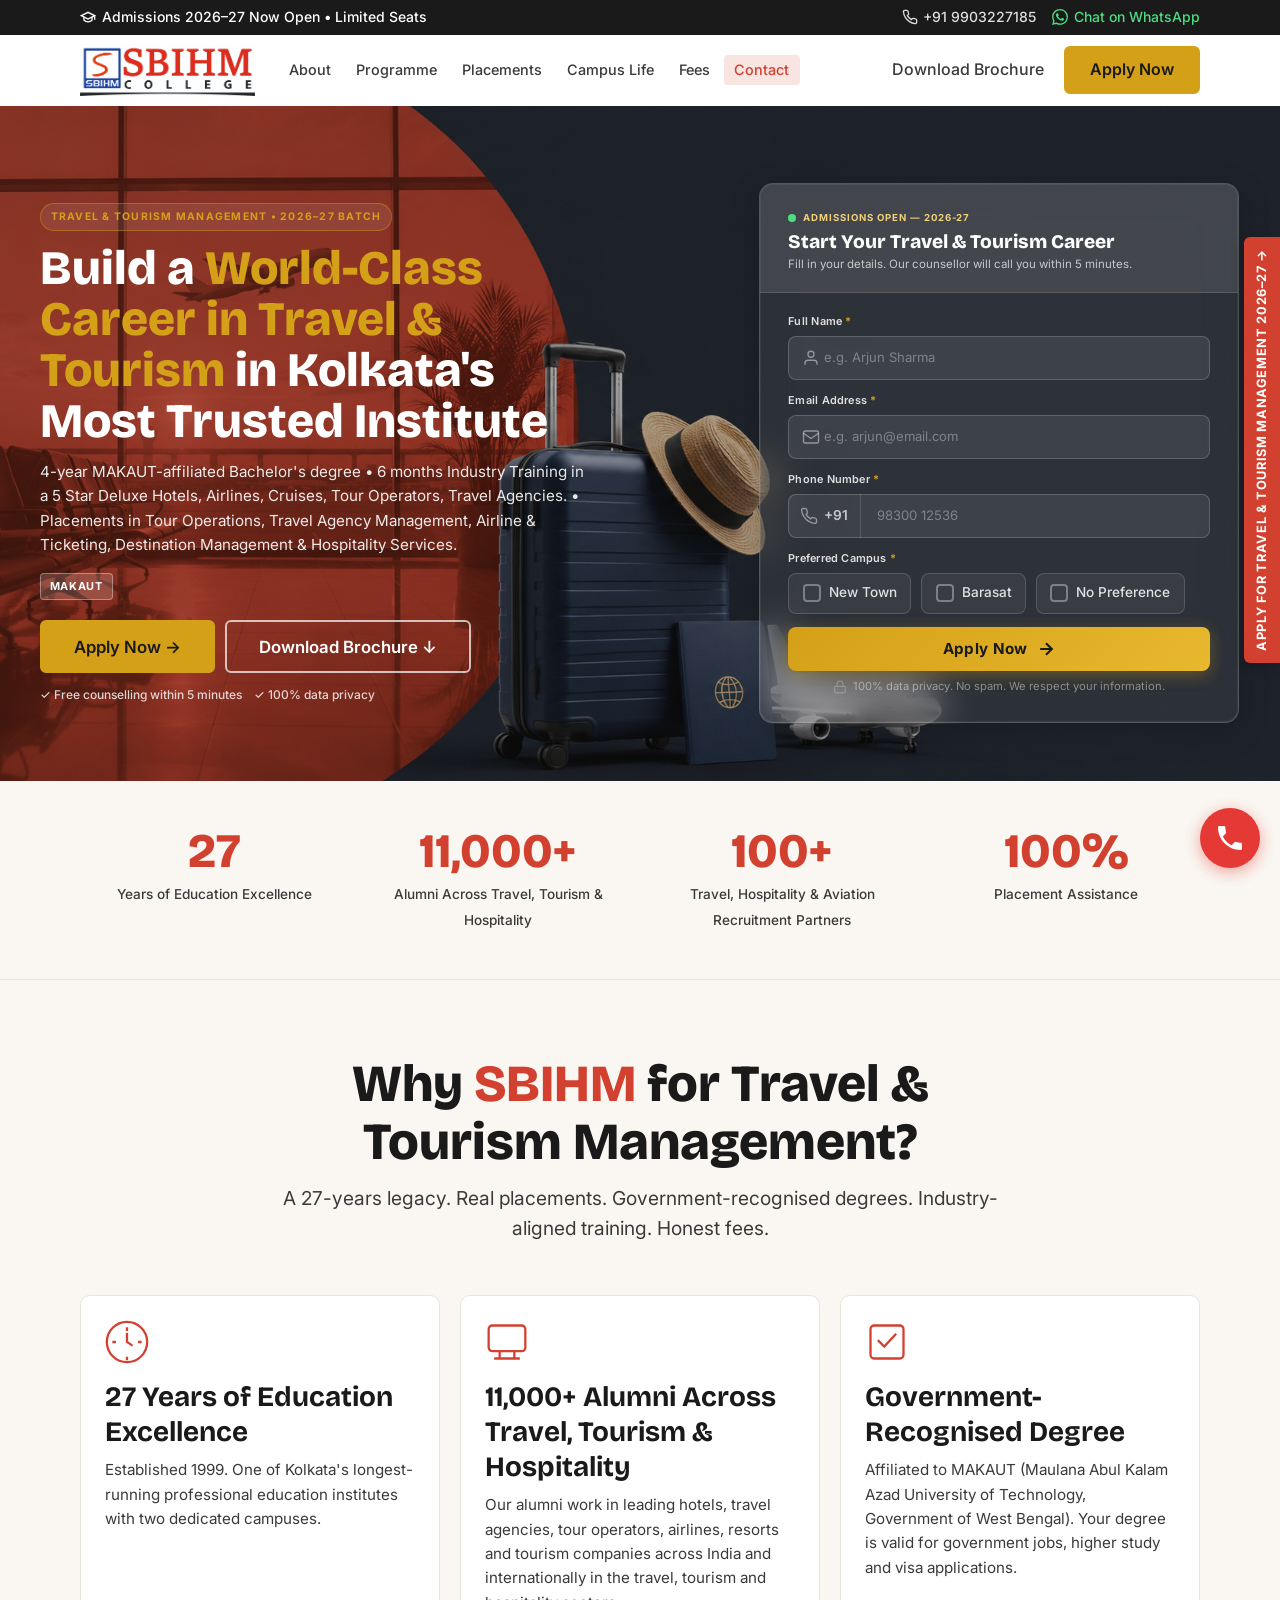
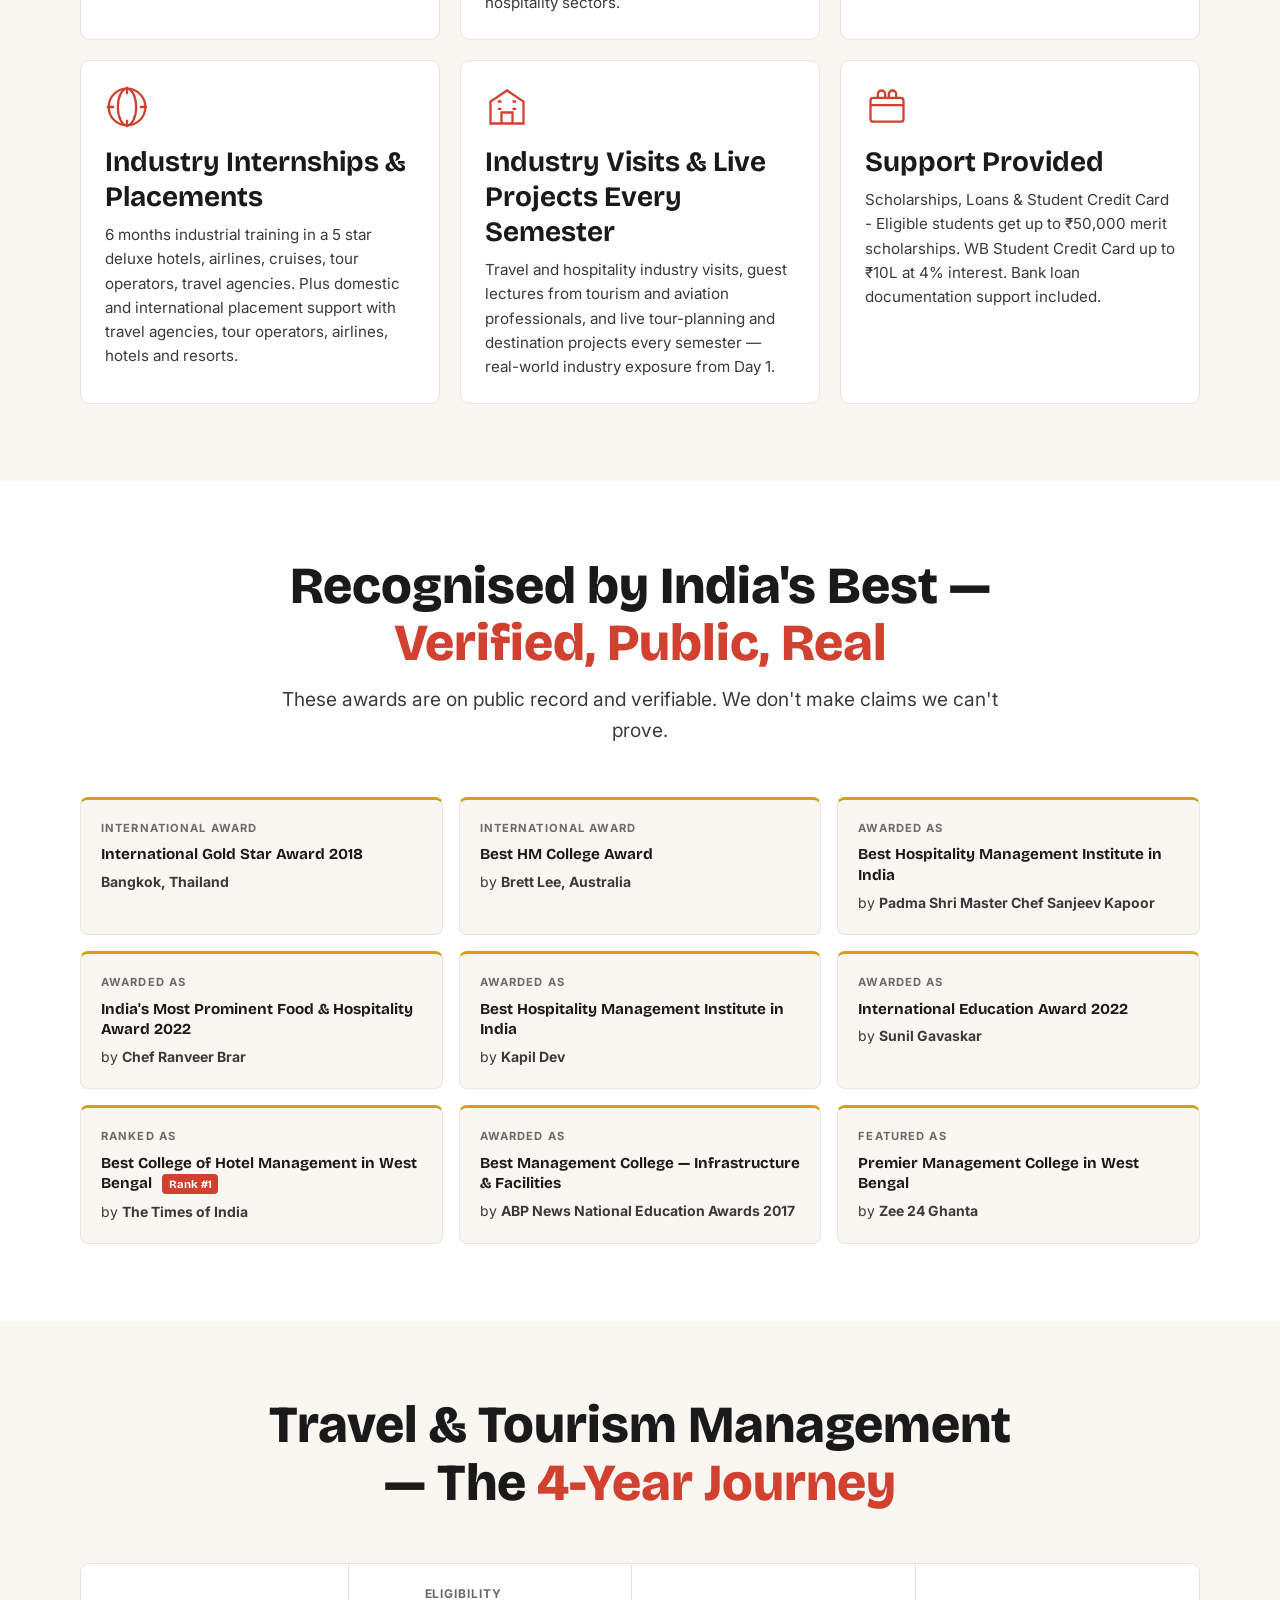
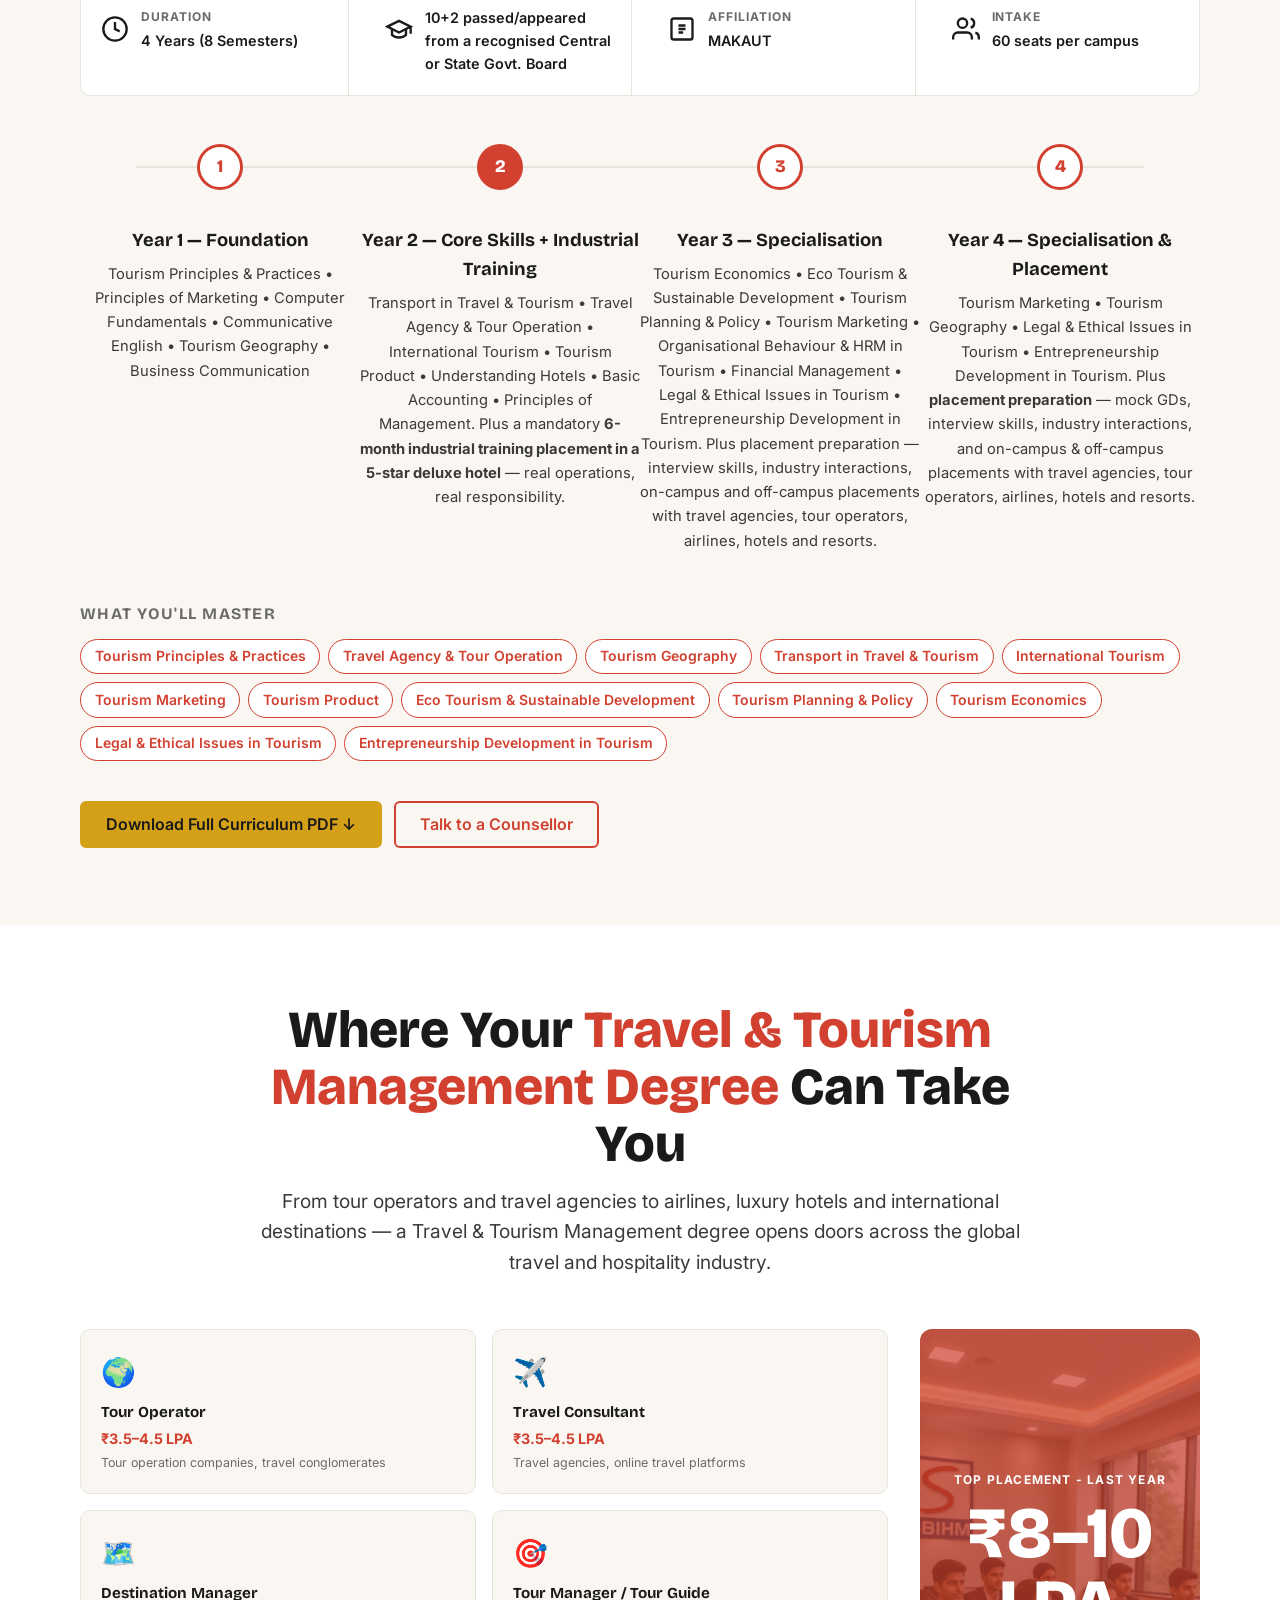
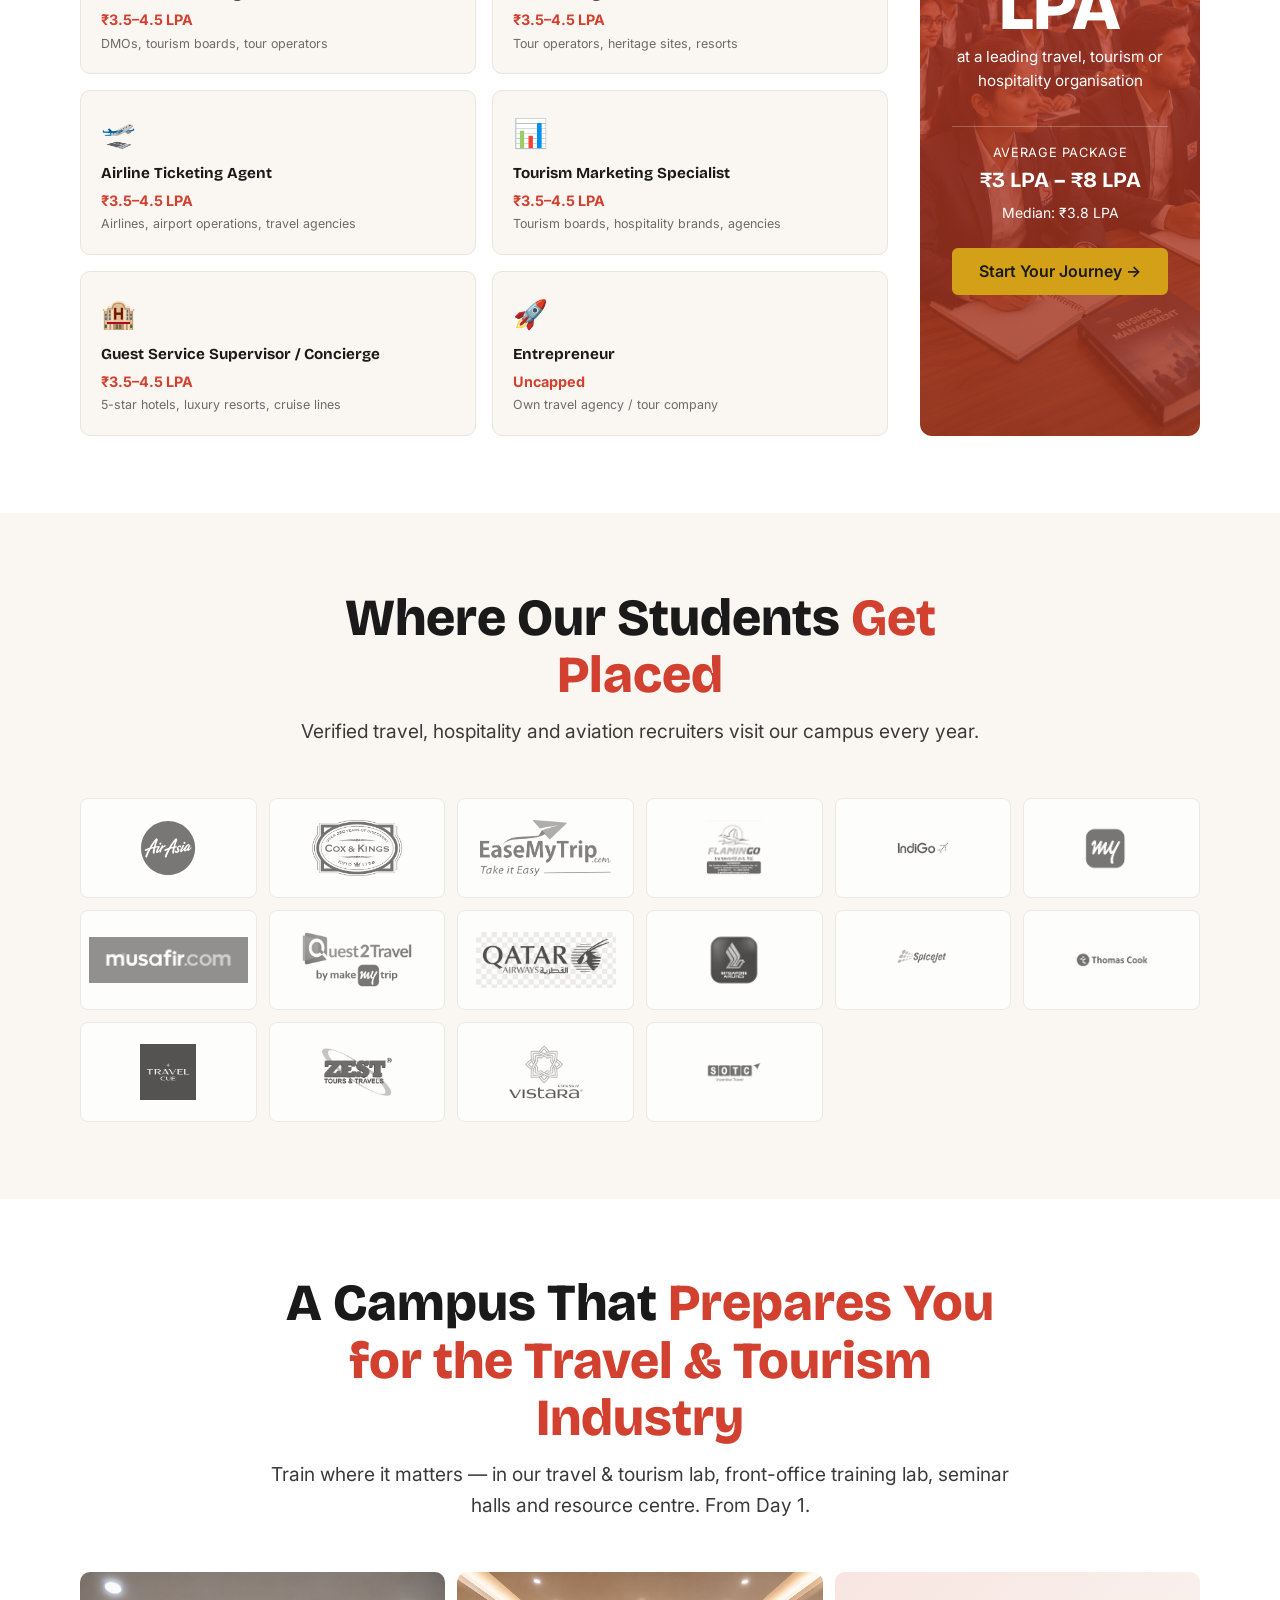
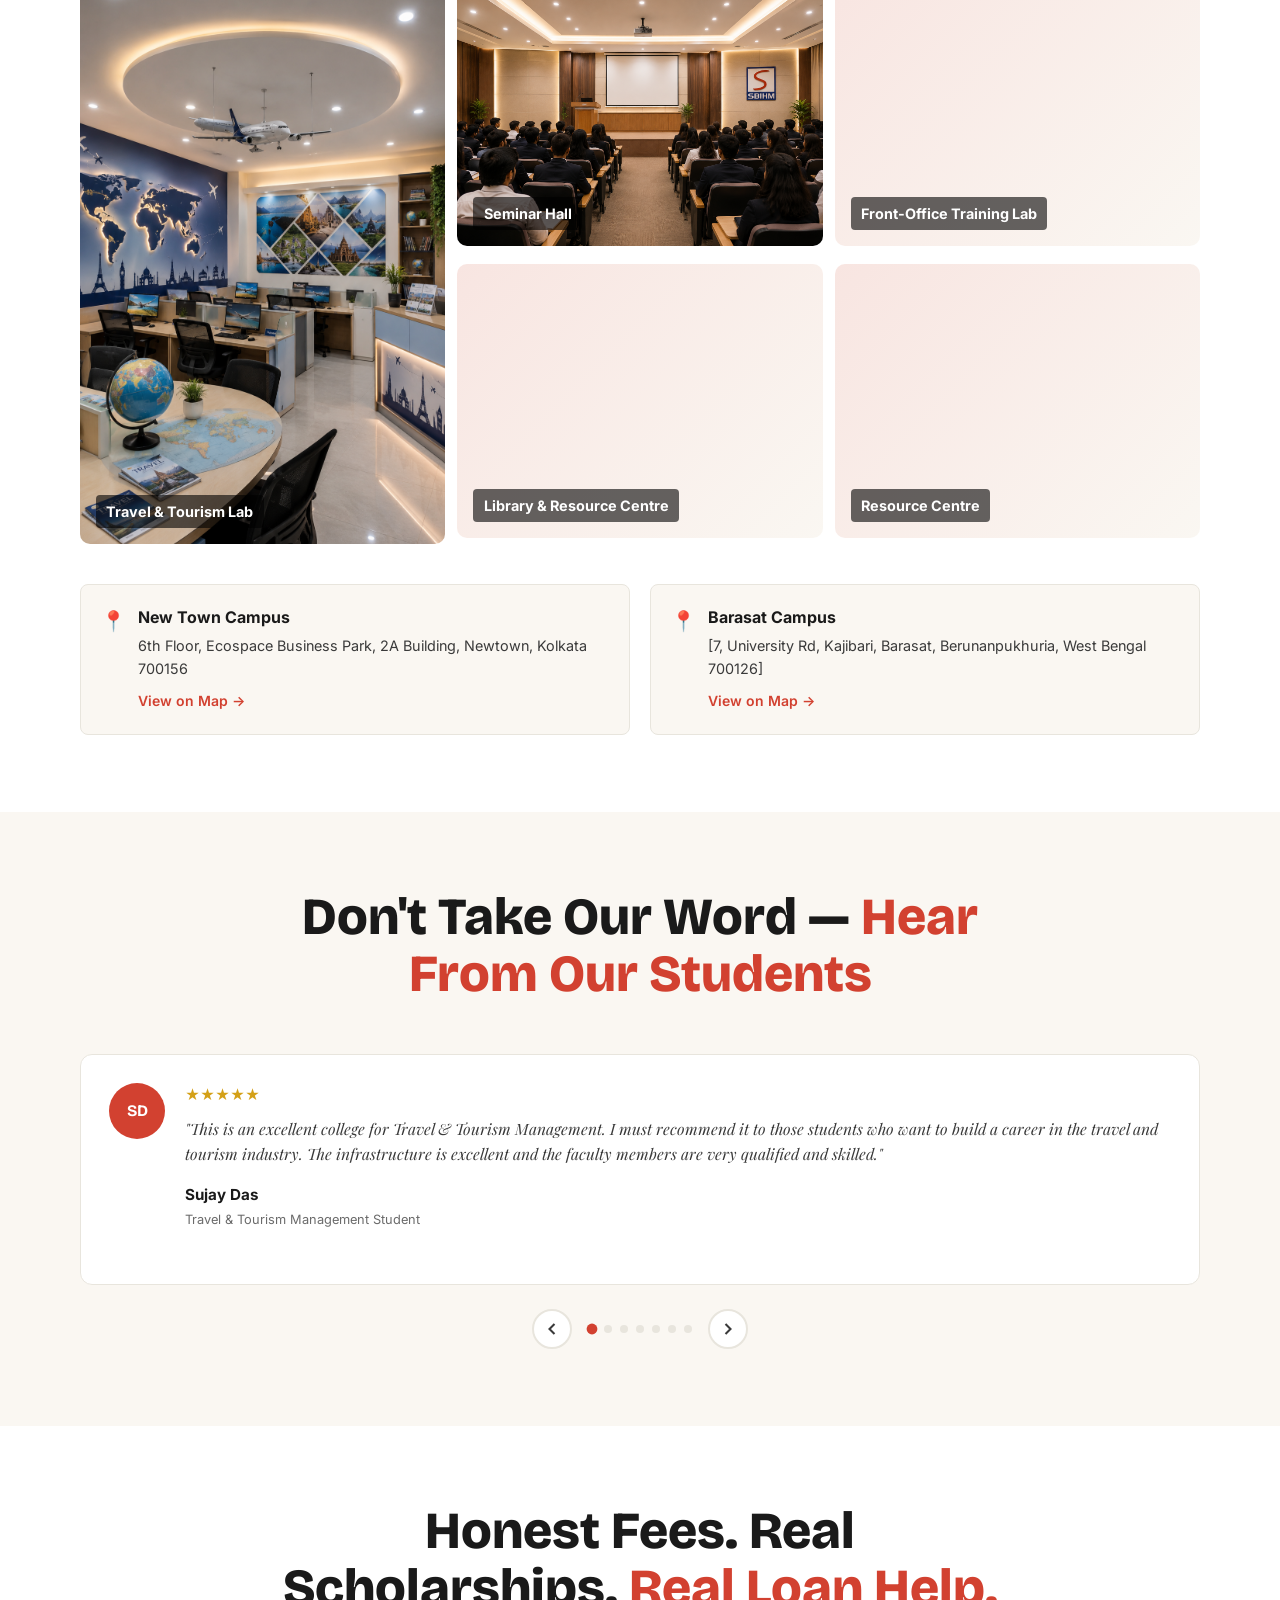
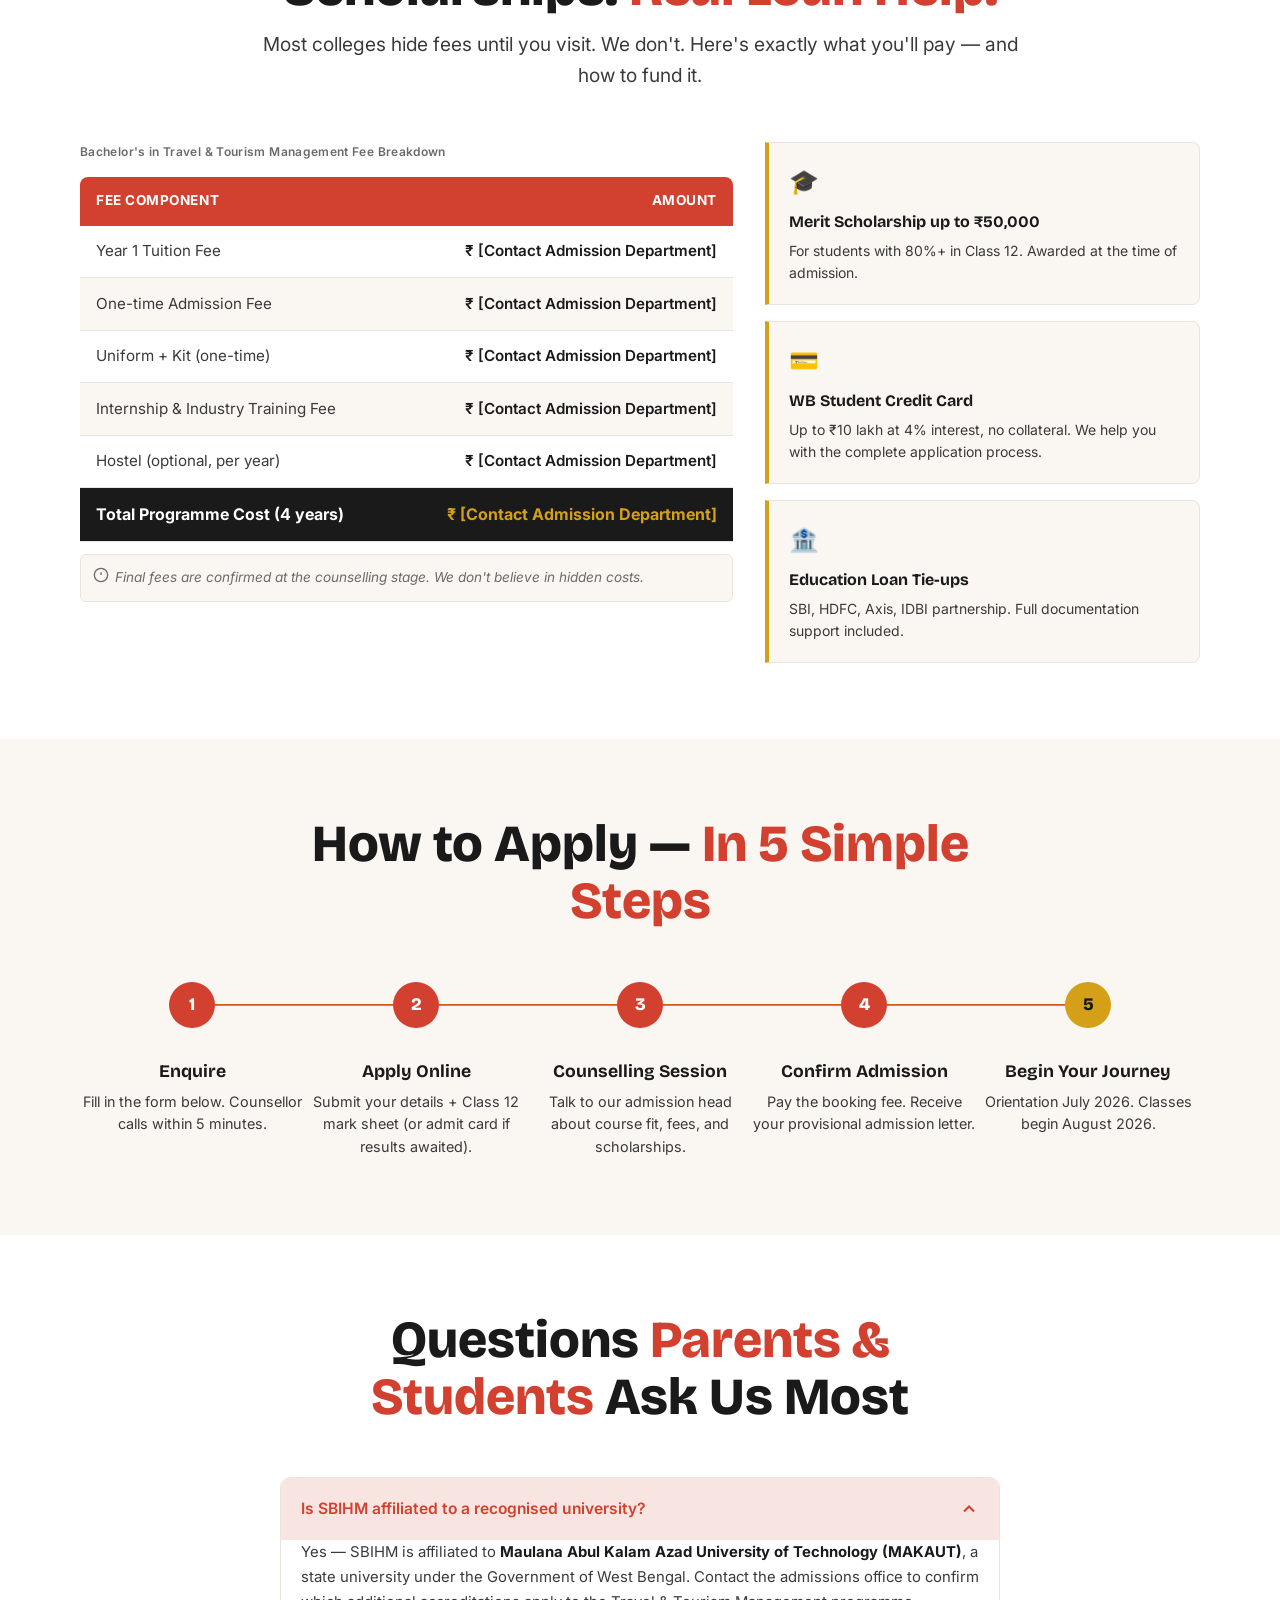
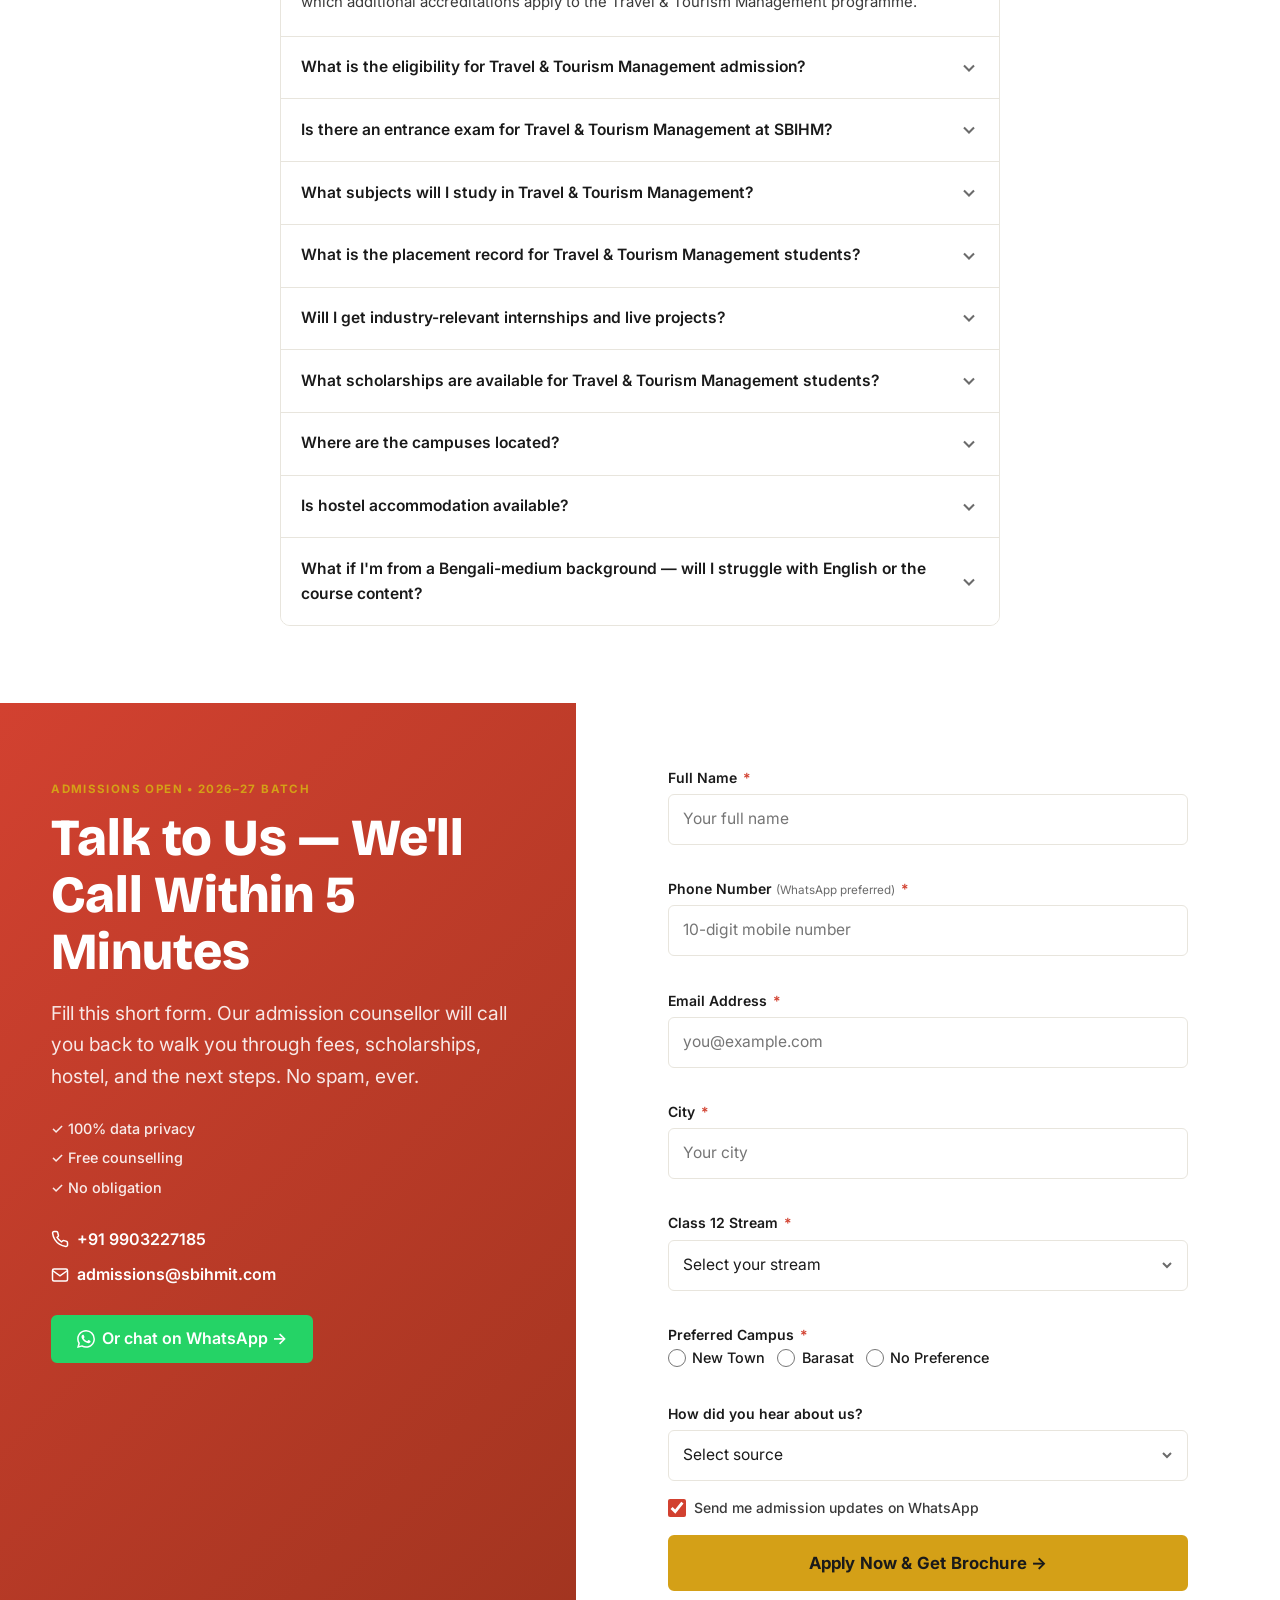
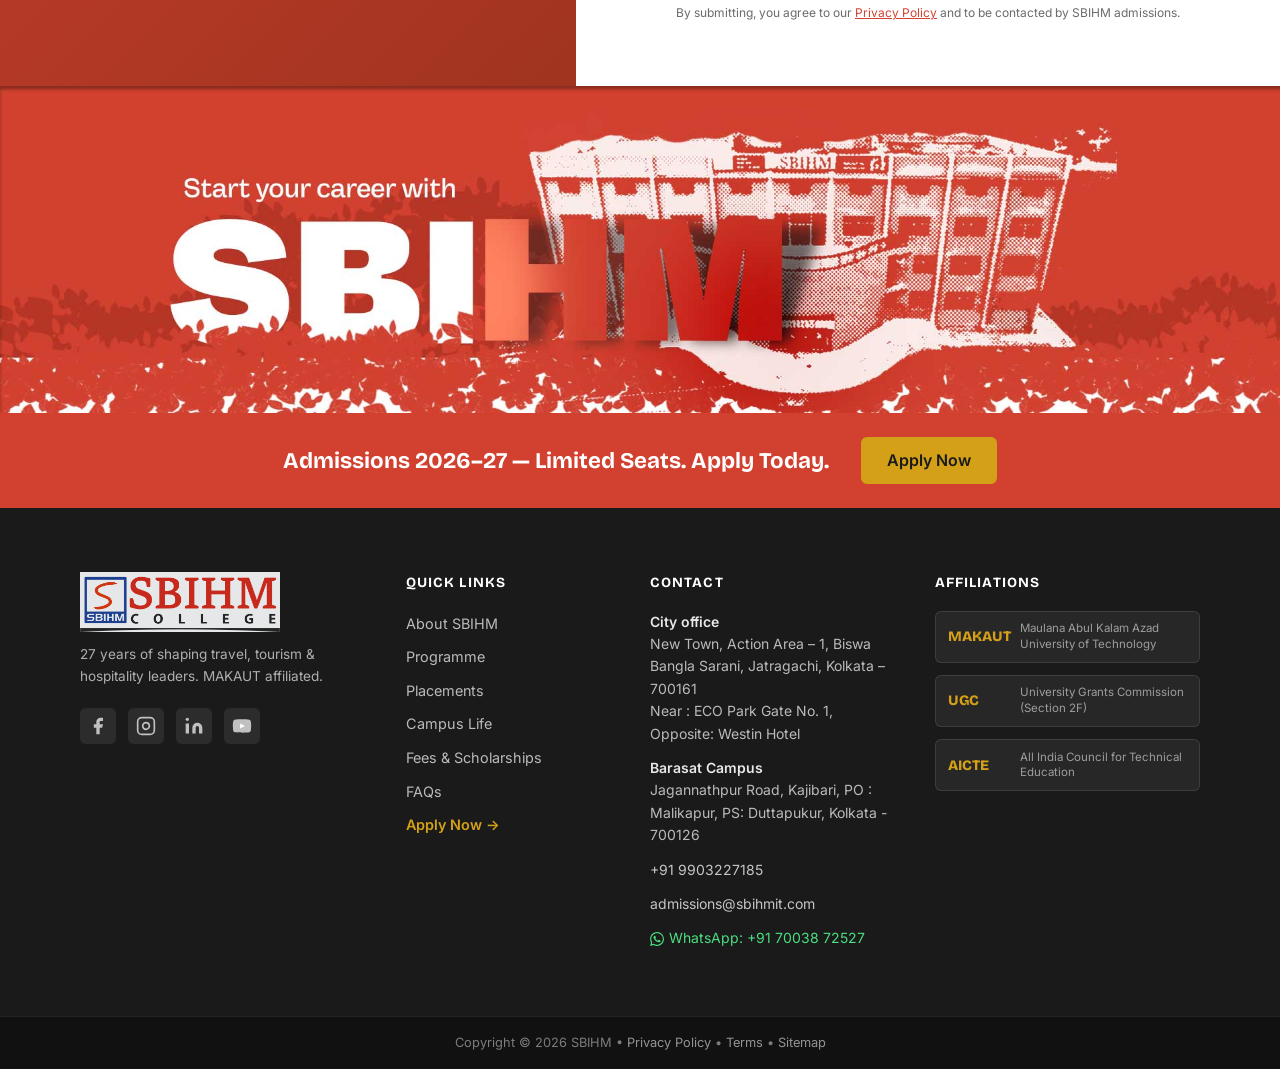
<file: index.html>
<!DOCTYPE html>
<html lang="en">

<head>
  <!-- Google Tag Manager -->
  <script>(function (w, d, s, l, i) {
      w[l] = w[l] || []; w[l].push({
        'gtm.start':
          new Date().getTime(), event: 'gtm.js'
      }); var f = d.getElementsByTagName(s)[0],
        j = d.createElement(s), dl = l != 'dataLayer' ? '&l=' + l : ''; j.async = true; j.src =
          'https://www.googletagmanager.com/gtm.js?id=' + i + dl; f.parentNode.insertBefore(j, f);
    })(window, document, 'script', 'dataLayer', 'GTM-5KFQNGBB');</script>
  <!-- End Google Tag Manager -->
  <meta charset="UTF-8">
  <meta name="viewport" content="width=device-width, initial-scale=1.0">
  <title>Travel &amp; Tourism Management — SBIHM Kolkata | Admissions 2026-27</title>
  <meta name="description"
    content="Apply for SBIHM's 3-year Bachelor's in Travel &amp; Tourism Management in Kolkata. MAKAUT-affiliated. 6-month industrial training in a 5-star deluxe hotel included. Placements in Tour Operations, Travel Agency Management, Airline &amp; Ticketing, Destination Management &amp; Hospitality Services. Scholarships available.">
  <meta name="robots" content="index, follow, max-image-preview:large">
  <link rel="canonical" href="https://sbihm.in/travel-tourism-management/">

  <!-- Open Graph -->
  <meta property="og:title" content="Travel &amp; Tourism Management — SBIHM Kolkata | Admissions 2026-27">
  <meta property="og:description"
    content="Build a career in travel &amp; tourism with SBIHM's MAKAUT-affiliated Bachelor's degree. 6-month 5-star hotel training included. Placements in Tour Operations, Travel Agency Management, Airline &amp; Ticketing, Destination Management and more.">
  <meta property="og:image" content="https://sbihm.in/assets/og-bca-2026.jpg">
  <meta property="og:url" content="https://sbihm.in/travel-tourism-management/">
  <meta property="og:type" content="website">
  <meta name="twitter:card" content="summary_large_image">

  <!-- Google Fonts -->
  <link rel="preconnect" href="https://fonts.googleapis.com">
  <link rel="preconnect" href="https://fonts.gstatic.com" crossorigin>
  <link
    href="https://fonts.googleapis.com/css2?family=Playfair+Display:wght@600;700;800&family=Inter:wght@400;500;600;700&family=Bricolage+Grotesque:opsz,wght@12..96,600;12..96,700;12..96,800&display=swap"
    rel="stylesheet">

  <!-- Preload hero image -->
  <link rel="preload" as="image" href="assets/images/sbihm_Herobenner_bba.png">

  <link rel="stylesheet" href="styles.css">

  <!-- Critical CSS inlined for hero -->
  <style>
    :root {
      --sbihm-red: #D24130;
      --sbihm-red-dark: #A0341F;
      --sbihm-red-soft: #F8E5E1;
      --sbihm-black: #1A1A1A;
      --sbihm-charcoal: #3A3A3A;
      --sbihm-gold: #D4A017;
      --sbihm-gold-light: #F0D17A;
      --sbihm-cream: #FAF7F2;
      --sbihm-paper: #FFFFFF;
      --sbihm-line: #E8E5DD;
      --sbihm-mute: #6B6B6B;
      --sbihm-success: #2E7D32;
      --sbihm-shadow: 0 8px 30px rgba(26, 26, 26, 0.08);
      --sbihm-shadow-lg: 0 20px 60px rgba(26, 26, 26, 0.12);
      --font-display: 'Bricolage Grotesque', 'Playfair Display', Georgia, serif;
      --font-serif: 'Playfair Display', Georgia, serif;
      --font-body: 'Inter', -apple-system, BlinkMacSystemFont, sans-serif;
      --fs-h1: clamp(2.5rem, 5vw + 1rem, 5rem);
      --fs-h2: clamp(2rem, 3vw + 1rem, 3.25rem);
      --fs-h3: clamp(1.4rem, 1.5vw + 0.8rem, 1.75rem);
      --fs-lead: clamp(1.05rem, 0.5vw + 0.95rem, 1.2rem);
      --fs-body: 1rem;
      --fs-small: 0.875rem;
    }

    *,
    *::before,
    *::after {
      box-sizing: border-box;
      margin: 0;
      padding: 0;
    }

    body {
      font-family: var(--font-body);
      color: var(--sbihm-black);
      background: var(--sbihm-paper);
      line-height: 1.6;
    }

    .hero {
      min-height: 75vh;
      background: var(--sbihm-black);
    }
  </style>
</head>

<body>

  <noscript><iframe src="https://www.googletagmanager.com/ns.html?id=GTM-5KFQNGBB" height="0" width="0"
      style="display:none;visibility:hidden"></iframe></noscript>
  <a href="#main-content" class="skip-link">Skip to main content</a>

  <!-- Success Notification Toast -->
  <div class="success-toast" id="hero-form-success" role="alert" aria-live="assertive" hidden>
    <div class="success-toast__icon" aria-hidden="true">
      <svg viewBox="0 0 24 24" fill="none" stroke="currentColor" stroke-width="2.5" width="28" height="28">
        <circle cx="12" cy="12" r="10" />
        <path d="M9 12l2 2 4-4" />
      </svg>
    </div>
    <div class="success-toast__content">
      <h3 class="success-toast__title">Application Received!</h3>
      <p class="success-toast__text">Our counsellor will reach out to you within 5 minutes. Check your WhatsApp for
        updates.</p>
    </div>
    <button class="success-toast__close" id="toast-close-btn" aria-label="Dismiss notification">
      <svg viewBox="0 0 24 24" fill="none" stroke="currentColor" stroke-width="2" width="18" height="18">
        <line x1="18" y1="6" x2="6" y2="18" />
        <line x1="6" y1="6" x2="18" y2="18" />
      </svg>
    </button>
    <div class="success-toast__progress" aria-hidden="true"></div>
  </div>

  <!-- ===== SECTION 1: Top Utility Bar ===== -->
  <div class="utility-bar" role="banner" aria-label="Admissions announcement">
    <div class="utility-bar__inner">
      <span class="utility-bar__announce">
        <svg class="icon icon--sm" aria-hidden="true" viewBox="0 0 24 24" fill="none" stroke="currentColor"
          stroke-width="2">
          <path d="M22 10v6M2 10l10-5 10 5-10 5z" />
          <path d="M6 12v5c3 3 9 3 12 0v-5" />
        </svg>
        Admissions 2026–27 Now Open &bull; Limited Seats
      </span>
      <div class="utility-bar__contact">
        <a href="tel:+919903227185" class="utility-bar__link" aria-label="Call SBIHM admissions"
          data-track="phone_click">
          <svg class="icon icon--sm" aria-hidden="true" viewBox="0 0 24 24" fill="none" stroke="currentColor"
            stroke-width="2">
            <path
              d="M22 16.92v3a2 2 0 01-2.18 2 19.79 19.79 0 01-8.63-3.07 19.5 19.5 0 01-6-6 19.79 19.79 0 01-3.07-8.67A2 2 0 014.11 2h3a2 2 0 012 1.72c.127.96.361 1.903.7 2.81a2 2 0 01-.45 2.11L8.09 9.91a16 16 0 006 6l1.27-1.27a2 2 0 012.11-.45c.907.339 1.85.573 2.81.7A2 2 0 0122 16.92z" />
          </svg>
          +91 9903227185
        </a>
        <a href="https://wa.me/917003872527" class="utility-bar__link utility-bar__whatsapp" target="_blank"
          rel="noopener noreferrer" aria-label="Chat on WhatsApp" data-track="whatsapp_click">
          <svg class="icon icon--sm" aria-hidden="true" viewBox="0 0 24 24" fill="currentColor">
            <path
              d="M17.472 14.382c-.297-.149-1.758-.867-2.03-.967-.273-.099-.471-.148-.67.15-.197.297-.767.966-.94 1.164-.173.199-.347.223-.644.075-.297-.15-1.255-.463-2.39-1.475-.883-.788-1.48-1.761-1.653-2.059-.173-.297-.018-.458.13-.606.134-.133.298-.347.446-.52.149-.174.198-.298.298-.497.099-.198.05-.371-.025-.52-.075-.149-.669-1.612-.916-2.207-.242-.579-.487-.5-.669-.51-.173-.008-.371-.01-.57-.01-.198 0-.52.074-.792.372-.272.297-1.04 1.016-1.04 2.479 0 1.462 1.065 2.875 1.213 3.074.149.198 2.096 3.2 5.077 4.487.709.306 1.262.489 1.694.625.712.227 1.36.195 1.871.118.571-.085 1.758-.719 2.006-1.413.248-.694.248-1.289.173-1.413-.074-.124-.272-.198-.57-.347m-5.421 7.403h-.004a9.87 9.87 0 01-5.031-1.378l-.361-.214-3.741.982.998-3.648-.235-.374a9.86 9.86 0 01-1.51-5.26c.001-5.45 4.436-9.884 9.888-9.884 2.64 0 5.122 1.03 6.988 2.898a9.825 9.825 0 012.893 6.994c-.003 5.45-4.437 9.884-9.885 9.884m8.413-18.297A11.815 11.815 0 0012.05 0C5.495 0 .16 5.335.157 11.892c0 2.096.547 4.142 1.588 5.945L.057 24l6.305-1.654a11.882 11.882 0 005.683 1.448h.005c6.554 0 11.89-5.335 11.893-11.893a11.821 11.821 0 00-3.48-8.413z" />
          </svg>
          Chat on WhatsApp
        </a>
      </div>
    </div>
  </div>

  <!-- ===== SECTION 2: Sticky Main Header ===== -->
  <header class="site-header" id="site-header" role="banner">
    <div class="site-header__inner">
      <a href="#" class="site-header__logo" aria-label="SBIHM Home">
        <!-- Replace with actual logo: assets/sbihm-logo.png -->
        <img src="assets/images/sbihm-logo.jpg" alt="SBIHM — Subhas Bose Institute of Hotel Management, Kolkata"
          width="200" height="52" loading="eager">
      </a>
      <nav class="site-nav" id="site-nav" aria-label="Main navigation">
        <ul class="site-nav__list" role="list">
          <li><a href="#about" class="site-nav__link">About</a></li>
          <li><a href="#programme" class="site-nav__link">Programme</a></li>
          <li><a href="#placements" class="site-nav__link">Placements</a></li>
          <li><a href="#campus" class="site-nav__link">Campus Life</a></li>
          <li><a href="#fees" class="site-nav__link">Fees</a></li>
          <li><a href="#apply" class="site-nav__link">Contact</a></li>
        </ul>
      </nav>
      <div class="site-header__actions">
        <button class="btn btn--text" id="brochure-trigger" aria-haspopup="dialog">Download Brochure</button>
        <a href="#apply" class="btn btn--gold" data-track="apply_cta_click" data-cta-location="header">Apply Now</a>
      </div>
      <button class="hamburger" id="hamburger" aria-expanded="false" aria-controls="mobile-drawer"
        aria-label="Open navigation menu">
        <span class="hamburger__bar"></span>
        <span class="hamburger__bar"></span>
        <span class="hamburger__bar"></span>
      </button>
    </div>
  </header>

  <!-- Mobile Nav Drawer -->
  <div class="mobile-drawer" id="mobile-drawer" aria-hidden="true" role="dialog" aria-label="Navigation menu">
    <div class="mobile-drawer__backdrop" id="drawer-backdrop"></div>
    <div class="mobile-drawer__panel">
      <button class="mobile-drawer__close" id="drawer-close" aria-label="Close navigation menu">
        <svg viewBox="0 0 24 24" fill="none" stroke="currentColor" stroke-width="2" width="24" height="24"
          aria-hidden="true">
          <line x1="18" y1="6" x2="6" y2="18" />
          <line x1="6" y1="6" x2="18" y2="18" />
        </svg>
      </button>
      <nav aria-label="Mobile navigation">
        <ul class="mobile-drawer__list" role="list">
          <li><a href="#about" class="mobile-drawer__link">About</a></li>
          <li><a href="#programme" class="mobile-drawer__link">Programme</a></li>
          <li><a href="#placements" class="mobile-drawer__link">Placements</a></li>
          <li><a href="#campus" class="mobile-drawer__link">Campus Life</a></li>
          <li><a href="#fees" class="mobile-drawer__link">Fees</a></li>
          <li><a href="#apply" class="mobile-drawer__link">Contact</a></li>
        </ul>
      </nav>
      <div class="mobile-drawer__ctas">
        <button class="btn btn--outline-red btn--full" id="brochure-trigger-mobile">Download Brochure</button>
        <a href="#apply" class="btn btn--gold btn--full" data-track="apply_cta_click"
          data-cta-location="mobile-drawer">Apply Now — 2026 Batch</a>
      </div>
    </div>
  </div>

  <!-- ===== SECTION 3: Floating Side CTA (desktop) ===== -->
  <a href="#apply" class="side-cta" aria-label="Apply for Travel &amp; Tourism Management 2026–27" data-track="apply_cta_click"
    data-cta-location="side-pill">
    <span>Apply for Travel &amp; Tourism Management 2026–27 →</span>
  </a>

  <!-- Mobile bottom CTA bar -->
  <div class="mobile-bottom-cta" role="complementary" aria-label="Apply now">
    <a href="#apply" class="mobile-bottom-cta__link" data-track="apply_cta_click" data-cta-location="mobile-bottom-bar">
      Apply Now — 2026 Batch
    </a>
  </div>

  <!-- ===== SECTION 4: Call Now Floating Button ===== -->
  <a href="tel:+919903227185" class="call-fab" aria-label="Call us now at +91 9903227185" data-track="phone_click">
    <svg class="call-fab__icon" viewBox="0 0 24 24" fill="white" aria-hidden="true">
      <path
        d="M6.62 10.79a15.053 15.053 0 006.59 6.59l2.2-2.2c.27-.27.67-.36 1.02-.24 1.12.37 2.33.57 3.57.57.55 0 1 .45 1 1V20c0 .55-.45 1-1 1C10.61 21 3 13.39 3 4c0-.55.45-1 1-1h3.5c.55 0 1 .45 1 1 0 1.25.2 2.45.57 3.57.11.35.03.74-.24 1.02l-2.21 2.2z" />
    </svg>
    <span class="call-fab__tooltip">Call Now</span>
  </a>

  <!-- ===== MAIN CONTENT ===== -->
  <main id="main-content">

    <!-- ===== SECTION 5: HERO ===== -->
    <section class="hero" aria-labelledby="hero-headline">
      <div class="hero__inner">
        <div class="hero__content">
          <p class="hero__pre-headline">
            <span>Travel &amp; Tourism Management &bull; 2026–27 Batch</span>
          </p>
          <h1 class="hero__headline" id="hero-headline">
            Build a <span class="text-gold">World-Class Career in Travel &amp; Tourism</span> in Kolkata's Most
            Trusted Institute
          </h1>
          <p class="hero__sub">
            4-year MAKAUT-affiliated Bachelor's degree &bull; 6 months Industry Training in a 5 Star Deluxe Hotels, Airlines, Cruises, Tour Operators, Travel Agencies. &bull; Placements in Tour Operations, Travel Agency Management, Airline &amp; Ticketing, Destination Management &amp; Hospitality Services.
          </p>
          <div class="hero__badges" aria-label="Recognitions and accreditations">
            <span class="hero__badge">MAKAUT</span>
          </div>
          <div class="hero__ctas">
            <a href="#apply" class="btn btn--gold btn--large" data-track="apply_cta_click"
              data-cta-location="hero-primary">
              Apply Now →
            </a>
            <button class="btn btn--outline-white btn--large" id="brochure-trigger-hero">
              Download Brochure ↓
            </button>
          </div>
          <p class="hero__trust-micro">
            <span>&#10003; Free counselling within 5 minutes</span>
            <span>&#10003; 100% data privacy</span>
          </p>
        </div>
        <div class="hero__visual">
          <!-- Replace with real SBIHM student photo in chef whites or hotel uniform -->
          <div class="hero__image-wrap">
            <div class="hero-form" id="hero-form-container">
              <div class="hero-form__header">
                <div class="hero-form__badge-strip">
                  <span class="hero-form__live-dot"></span>
                  <span>Admissions Open — 2026-27</span>
                </div>
                <h2 class="hero-form__title">Start Your Travel &amp; Tourism Career</h2>
                <p class="hero-form__subtitle">Fill in your details. Our counsellor will call you within 5 minutes.</p>
              </div>

              <form class="hero-form__body" action="email-smtp.php" method="POST">
                <!-- Full Name -->
                <div class="hero-form__group" id="field-fullname">
                  <label for="hf-fullname" class="hero-form__label">Full Name <span
                      class="hero-form__req">*</span></label>
                  <div class="hero-form__input-wrap">
                    <svg class="hero-form__field-icon" viewBox="0 0 24 24" fill="none" stroke="currentColor"
                      stroke-width="1.8" width="18" height="18" aria-hidden="true">
                      <path d="M20 21v-2a4 4 0 00-4-4H8a4 4 0 00-4 4v2" />
                      <circle cx="12" cy="7" r="4" />
                    </svg>
                    <input type="text" id="hf-fullname" name="name" class="hero-form__input" placeholder="e.g. Arjun Sharma" required autocomplete="name">
                  </div>
                  <span class="hero-form__error" id="err-fullname" role="alert" aria-live="polite"></span>
                </div>

                <!-- Email -->
                <div class="hero-form__group" id="field-email">
                  <label for="hf-email" class="hero-form__label">Email Address <span
                      class="hero-form__req">*</span></label>
                  <div class="hero-form__input-wrap">
                    <svg class="hero-form__field-icon" viewBox="0 0 24 24" fill="none" stroke="currentColor"
                      stroke-width="1.8" width="18" height="18" aria-hidden="true">
                      <rect x="2" y="4" width="20" height="16" rx="2" />
                      <path d="M22 7l-10 7L2 7" />
                    </svg>
                    <input type="email" id="hf-email" name="email" class="hero-form__input" placeholder="e.g. arjun@email.com" required autocomplete="email">
                  </div>
                  <span class="hero-form__error" id="err-email" role="alert" aria-live="polite"></span>
                </div>

                <!-- Phone Number -->
                <div class="hero-form__group" id="field-phone">
                  <label for="hf-phone" class="hero-form__label">Phone Number <span
                      class="hero-form__req">*</span></label>
                  <div class="hero-form__input-wrap hero-form__input-wrap--phone">
                    <span class="hero-form__phone-prefix">
                      <svg class="hero-form__field-icon" viewBox="0 0 24 24" fill="none" stroke="currentColor"
                        stroke-width="1.8" width="18" height="18" aria-hidden="true">
                        <path
                          d="M22 16.92v3a2 2 0 01-2.18 2 19.79 19.79 0 01-8.63-3.07 19.5 19.5 0 01-6-6A19.79 19.79 0 012.12 4.11 2 2 0 014.11 2h3a2 2 0 012 1.72c.127.96.361 1.903.7 2.81a2 2 0 01-.45 2.11L8.09 9.91a16 16 0 006 6l1.27-1.27a2 2 0 012.11-.45c.907.339 1.85.573 2.81.7A2 2 0 0122 16.92z" />
                      </svg>
                      +91
                    </span>
                    <input type="tel" id="hf-phone" name="phone" class="hero-form__input hero-form__input--phone" placeholder="98300 12536" required autocomplete="tel-national" pattern="[0-9]{10}" maxlength="10"
                      inputmode="numeric">
                  </div>
                  <span class="hero-form__error" id="err-phone" role="alert" aria-live="polite"></span>
                </div>

                <!-- Preferred Campus -->
                <div class="hero-form__group" id="field-campus">
                  <p class="hero-form__label">Preferred Campus <span class="hero-form__req">*</span></p>
                  <div class="hero-form__checkbox-group">
                    <label class="hero-form__checkbox-label" for="hf-campus-newtown">
                      <input type="checkbox" id="hf-campus-newtown" name="campus" value="New Town"
                        class="hero-form__checkbox">
                      <span class="hero-form__checkbox-custom"></span>
                      <span>New Town</span>
                    </label>
                    <label class="hero-form__checkbox-label" for="hf-campus-barasat">
                      <input type="checkbox" id="hf-campus-barasat" name="campus" value="Barasat"
                        class="hero-form__checkbox">
                      <span class="hero-form__checkbox-custom"></span>
                      <span>Barasat</span>
                    </label>
                    <label class="hero-form__checkbox-label" for="hf-campus-nopref">
                      <input type="checkbox" id="hf-campus-nopref" name="campus" value="No Preference"
                        class="hero-form__checkbox">
                      <span class="hero-form__checkbox-custom"></span>
                      <span>No Preference</span>
                    </label>
                  </div>
                  <span class="hero-form__error" id="err-campus" role="alert" aria-live="polite"></span>
                </div>

                <!-- Submit Button -->
                <button type="submit" name="submit" class="hero-form__submit" id="hf-submit-btn">
                  <span class="hero-form__submit-text">Apply Now</span>
                  <svg class="hero-form__submit-arrow" viewBox="0 0 24 24" fill="none" stroke="currentColor"
                    stroke-width="2.5" width="20" height="20" aria-hidden="true">
                    <line x1="5" y1="12" x2="19" y2="12" />
                    <polyline points="12 5 19 12 12 19" />
                  </svg>
                  <span class="hero-form__submit-loader" aria-hidden="true"></span>
                </button>

                <p class="hero-form__privacy">
                  <svg viewBox="0 0 24 24" fill="none" stroke="currentColor" stroke-width="2" width="14" height="14"
                    aria-hidden="true">
                    <rect x="3" y="11" width="18" height="11" rx="2" ry="2" />
                    <path d="M7 11V7a5 5 0 0110 0v4" />
                  </svg>
                  100% data privacy. No spam. We respect your information.
                </p>
              </form>

            </div>
          </div>
        </div>
      </div>
    </section>

    <!-- Hero stats strip -->
    <div class="stats-strip" aria-label="Key statistics">
      <div class="stats-strip__inner">
        <div class="stat-item">
          <span class="stat-item__number" data-target="27">0</span>
          <span class="stat-item__label">Years of Education Excellence</span>
        </div>
        <div class="stat-item">
          <span class="stat-item__number" data-target="11000" data-suffix="+">0</span>
          <span class="stat-item__label">Alumni Across Travel, Tourism &amp; Hospitality</span>
        </div>
        <div class="stat-item">
          <span class="stat-item__number" data-target="100" data-suffix="+">0</span>
          <span class="stat-item__label">Travel, Hospitality &amp; Aviation Recruitment Partners</span>
        </div>
        <div class="stat-item">
          <span class="stat-item__number" data-target="100" data-suffix="%">0</span>
          <span class="stat-item__label">Placement Assistance</span>
        </div>
      </div>
    </div>

    <!-- ===== SECTION 6: Why SBIHM? ===== -->
    <section class="section section--cream" id="about" aria-labelledby="about-headline">
      <div class="container">
        <div class="section__header">
          <h2 class="section__title" id="about-headline">
            Why <span class="text-red">SBIHM</span> for Travel &amp; Tourism Management?
          </h2>
          <p class="section__subtitle">A 27-years legacy. Real placements. Government-recognised degrees.
            Industry-aligned
            training. Honest fees.</p>
        </div>
        <div class="usps-grid">

          <article class="usp-card">
            <div class="usp-card__icon" aria-hidden="true">
              <svg viewBox="0 0 48 48" fill="none" stroke="var(--sbihm-red)" stroke-width="2.5" width="44" height="44">
                <circle cx="24" cy="24" r="22" />
                <path d="M24 14v10l6 4" />
                <path d="M8 24h4M36 24h4M24 8v4M24 40v4" />
              </svg>
            </div>
            <h3 class="usp-card__title">27 Years of Education Excellence</h3>
            <p class="usp-card__desc">Established 1999. One of Kolkata's longest-running professional education
              institutes with two dedicated campuses.</p>
          </article>

          <article class="usp-card">
            <div class="usp-card__icon" aria-hidden="true">
              <svg viewBox="0 0 48 48" fill="none" stroke="var(--sbihm-red)" stroke-width="2.5" width="44" height="44">
                <path d="M40 34H8a4 4 0 01-4-4V10a4 4 0 014-4h32a4 4 0 014 4v20a4 4 0 01-4 4z" />
                <path d="M16 34v8M32 34v8M10 42h28" />
              </svg>
            </div>
            <h3 class="usp-card__title">11,000+ Alumni Across Travel, Tourism &amp; Hospitality</h3>
            <p class="usp-card__desc">Our alumni work in leading hotels, travel agencies, tour operators, airlines, resorts and tourism companies across India and internationally in the travel, tourism and hospitality sectors.</p>
          </article>

          <article class="usp-card">
            <div class="usp-card__icon" aria-hidden="true">
              <svg viewBox="0 0 48 48" fill="none" stroke="var(--sbihm-red)" stroke-width="2.5" width="44" height="44">
                <rect x="6" y="6" width="36" height="36" rx="4" />
                <path d="M14 22l7 7 13-14" />
              </svg>
            </div>
            <h3 class="usp-card__title">Government-Recognised Degree</h3>
            <p class="usp-card__desc">Affiliated to MAKAUT (Maulana Abul Kalam Azad University of Technology, Government of West Bengal). Your degree is valid for government jobs, higher study and visa applications.</p>
          </article>

          <article class="usp-card">
            <div class="usp-card__icon" aria-hidden="true">
              <svg viewBox="0 0 48 48" fill="none" stroke="var(--sbihm-red)" stroke-width="2.5" width="44" height="44">
                <circle cx="24" cy="24" r="20" />
                <path d="M2 24h8M38 24h8M24 2v8M24 38v8" />
                <ellipse cx="24" cy="24" rx="10" ry="20" />
              </svg>
            </div>
            <h3 class="usp-card__title">Industry Internships &amp; Placements</h3>
            <p class="usp-card__desc">6 months industrial training in a 5 star deluxe hotels, airlines, cruises, tour operators, travel agencies. Plus domestic and international placement support with travel agencies, tour operators, airlines, hotels and resorts.</p>
          </article>

          <article class="usp-card">
            <div class="usp-card__icon" aria-hidden="true">
              <svg viewBox="0 0 48 48" fill="none" stroke="var(--sbihm-red)" stroke-width="2.5" width="44" height="44">
                <path d="M6 42V18L24 6l18 12v24H6z" />
                <path d="M18 42V30h12v12" />
                <path d="M14 18h4M30 18h4M14 26h4M30 26h4" />
              </svg>
            </div>
            <h3 class="usp-card__title">Industry Visits &amp; Live Projects Every Semester</h3>
            <p class="usp-card__desc">Travel and hospitality industry visits, guest lectures from tourism and aviation professionals, and live tour-planning and destination projects every semester — real-world industry exposure from Day 1.</p>
          </article>

          <article class="usp-card">
            <div class="usp-card__icon" aria-hidden="true">
              <svg viewBox="0 0 48 48" fill="none" stroke="var(--sbihm-red)" stroke-width="2.5" width="44" height="44">
                <rect x="6" y="14" width="36" height="26" rx="3" />
                <path d="M14 14V10a4 4 0 018 0v4M26 14V10a4 4 0 018 0v4" />
                <path d="M6 22h36" />
              </svg>
            </div>
            <h3 class="usp-card__title">Support Provided</h3>
            <p class="usp-card__desc">Scholarships, Loans &amp; Student Credit Card - Eligible students get up to
              ₹50,000 merit scholarships. WB Student Credit Card up
              to ₹10L at 4% interest. Bank loan documentation support included.</p>
          </article>

        </div>
      </div>
    </section>

    <!-- ===== SECTION 7: Awards & Recognitions ===== -->
    <section class="section" id="awards" aria-labelledby="awards-headline">
      <div class="container">
        <div class="section__header">
          <h2 class="section__title" id="awards-headline">
            Recognised by India's Best — <span class="text-red">Verified, Public, Real</span>
          </h2>
          <p class="section__subtitle">These awards are on public record and verifiable. We don't make claims we can't
            prove.</p>
        </div>
        <div class="awards-grid">

          <article class="award-card">
            <span class="award-card__label">International Award</span>
            <h3 class="award-card__title">International Gold Star Award 2018</h3>
            <p class="award-card__body"><strong>Bangkok, Thailand</strong></p>
          </article>

          <article class="award-card">
            <span class="award-card__label">International Award</span>
            <h3 class="award-card__title">Best HM College Award</h3>
            <p class="award-card__body">by <strong>Brett Lee, Australia</strong></p>
          </article>

          <article class="award-card">
            <span class="award-card__label">Awarded as</span>
            <h3 class="award-card__title">Best Hospitality Management Institute in India</h3>
            <p class="award-card__body">by <strong>Padma Shri Master Chef Sanjeev Kapoor</strong></p>
          </article>

          <article class="award-card">
            <span class="award-card__label">Awarded as</span>
            <h3 class="award-card__title">India's Most Prominent Food &amp; Hospitality Award 2022</h3>
            <p class="award-card__body">by <strong>Chef Ranveer Brar</strong></p>
          </article>

          <article class="award-card">
            <span class="award-card__label">Awarded as</span>
            <h3 class="award-card__title">Best Hospitality Management Institute in India</h3>
            <p class="award-card__body">by <strong>Kapil Dev</strong></p>
          </article>

          <article class="award-card">
            <span class="award-card__label">Awarded as</span>
            <h3 class="award-card__title">International Education Award 2022</h3>
            <p class="award-card__body">by <strong>Sunil Gavaskar</strong></p>
          </article>

          <article class="award-card">
            <span class="award-card__label">Ranked as</span>
            <h3 class="award-card__title">Best College of Hotel Management in West Bengal <span
                class="award-card__rank">Rank #1</span></h3>
            <p class="award-card__body">by <strong>The Times of India</strong></p>
          </article>

          <article class="award-card">
            <span class="award-card__label">Awarded as</span>
            <h3 class="award-card__title">Best Management College — Infrastructure &amp; Facilities</h3>
            <p class="award-card__body">by <strong>ABP News National Education Awards 2017</strong></p>
          </article>

          <article class="award-card">
            <span class="award-card__label">Featured as</span>
            <h3 class="award-card__title">Premier Management College in West Bengal</h3>
            <p class="award-card__body">by <strong>Zee 24 Ghanta</strong></p>
          </article>



        </div>
      </div>
    </section>

    <!-- ===== SECTION 8: The BHM Programme ===== -->
    <section class="section section--cream" id="programme" aria-labelledby="programme-headline">
      <div class="container">
        <div class="section__header">
          <h2 class="section__title" id="programme-headline">
            Travel &amp; Tourism Management — The <span class="text-red">4-Year Journey</span>
          </h2>
        </div>

        <!-- Quick info strip -->
        <div class="programme-info-strip">
          <div class="programme-info-item">
            <span class="programme-info-item__icon" aria-hidden="true">
              <svg viewBox="0 0 24 24" fill="none" stroke="currentColor" stroke-width="2" width="28" height="28">
                <circle cx="12" cy="12" r="10" />
                <path d="M12 6v6l4 2" />
              </svg>
            </span>
            <div>
              <strong>Duration</strong>
              <span>4 Years (8 Semesters)</span>
            </div>
          </div>
          <div class="programme-info-item">
            <span class="programme-info-item__icon" aria-hidden="true">
              <svg viewBox="0 0 24 24" fill="none" stroke="currentColor" stroke-width="2" width="28" height="28">
                <path d="M22 10v6M2 10l10-5 10 5-10 5z" />
                <path d="M6 12v5c3 3 9 3 12 0v-5" />
              </svg>
            </span>
            <div>
              <strong>Eligibility</strong>
              <span>10+2 passed/appeared from a recognised Central or State Govt. Board</span>
            </div>
          </div>
          <div class="programme-info-item">
            <span class="programme-info-item__icon" aria-hidden="true">
              <svg viewBox="0 0 24 24" fill="none" stroke="currentColor" stroke-width="2" width="28" height="28">
                <rect x="3" y="3" width="18" height="18" rx="2" />
                <path d="M9 9h6M9 12h6M9 15h4" />
              </svg>
            </span>
            <div>
              <strong>Affiliation</strong>
              <span>MAKAUT</span>
            </div>
          </div>
          <div class="programme-info-item">
            <span class="programme-info-item__icon" aria-hidden="true">
              <svg viewBox="0 0 24 24" fill="none" stroke="currentColor" stroke-width="2" width="28" height="28">
                <path d="M17 21v-2a4 4 0 00-4-4H5a4 4 0 00-4 4v2" />
                <circle cx="9" cy="7" r="4" />
                <path d="M23 21v-2a4 4 0 00-3-3.87M16 3.13a4 4 0 010 7.75" />
              </svg>
            </span>
            <div>
              <strong>Intake</strong>
              <span>60 seats per campus</span>
            </div>
          </div>
        </div>

        <!-- Year-wise curriculum timeline -->
        <div class="curriculum-timeline" role="list" aria-label="Year-wise curriculum">

          <div class="curriculum-year" role="listitem">
            <div class="curriculum-year__marker" aria-hidden="true">
              <span class="curriculum-year__number">1</span>
            </div>
            <div class="curriculum-year__content">
              <h3 class="curriculum-year__title">Year 1 — Foundation</h3>
              <p class="curriculum-year__desc">Tourism Principles &amp; Practices &bull; Principles of Marketing &bull; Computer Fundamentals &bull; Communicative English &bull; Tourism Geography &bull; Business Communication</p>
            </div>
          </div>

          <div class="curriculum-year" role="listitem">
            <div class="curriculum-year__marker curriculum-year__marker--highlight" aria-hidden="true">
              <span class="curriculum-year__number">2</span>
            </div>
            <div class="curriculum-year__content">
              <h3 class="curriculum-year__title">Year 2 — Core Skills + Industrial Training</h3>
              <p class="curriculum-year__desc">Transport in Travel &amp; Tourism &bull; Travel Agency &amp; Tour Operation &bull; International Tourism &bull; Tourism Product &bull; Understanding Hotels &bull; Basic Accounting &bull; Principles of Management. Plus a mandatory <strong>6-month industrial training placement in a 5-star deluxe hotel</strong> — real operations, real responsibility.</p>
            </div>
          </div>

          <div class="curriculum-year" role="listitem">
            <div class="curriculum-year__marker curriculum-year__marker--red" aria-hidden="true">
              <span class="curriculum-year__number">3</span>
            </div>
            <div class="curriculum-year__content">
              <h3 class="curriculum-year__title">Year 3 — Specialisation</h3>
              <p class="curriculum-year__desc">Tourism Economics &bull; Eco Tourism &amp; Sustainable Development &bull; Tourism Planning &amp; Policy &bull; Tourism Marketing &bull; Organisational Behaviour &amp; HRM in Tourism &bull; Financial Management &bull; Legal &amp; Ethical Issues in Tourism &bull; Entrepreneurship Development in Tourism. Plus placement preparation — interview skills, industry interactions, on-campus and off-campus placements with travel agencies, tour operators, airlines, hotels and resorts.</p>
            </div>
          </div>

          <div class="curriculum-year" role="listitem">
            <div class="curriculum-year__marker curriculum-year__marker--red" aria-hidden="true">
              <span class="curriculum-year__number">4</span>
            </div>
            <div class="curriculum-year__content">
              <h3 class="curriculum-year__title">Year 4 — Specialisation &amp; Placement</h3>
              <p class="curriculum-year__desc">Tourism Marketing &bull; Tourism Geography &bull; Legal &amp; Ethical Issues in Tourism &bull; Entrepreneurship Development in Tourism. Plus <strong>placement preparation</strong> — mock GDs, interview skills, industry interactions, and on-campus &amp; off-campus placements with travel agencies, tour operators, airlines, hotels and resorts.</p>
            </div>
          </div>

        </div>

        <!-- Skills pill grid -->
        <div class="skills-grid" aria-label="Skills you will master">
          <h3 class="skills-grid__title">What You'll Master</h3>
          <ul class="skills-pills" role="list">
            <li class="skill-pill">Tourism Principles &amp; Practices</li>
            <li class="skill-pill">Travel Agency &amp; Tour Operation</li>
            <li class="skill-pill">Tourism Geography</li>
            <li class="skill-pill">Transport in Travel &amp; Tourism</li>
            <li class="skill-pill">International Tourism</li>
            <li class="skill-pill">Tourism Marketing</li>
            <li class="skill-pill">Tourism Product</li>
            <li class="skill-pill">Eco Tourism &amp; Sustainable Development</li>
            <li class="skill-pill">Tourism Planning &amp; Policy</li>
            <li class="skill-pill">Tourism Economics</li>
            <li class="skill-pill">Legal &amp; Ethical Issues in Tourism</li>
            <li class="skill-pill">Entrepreneurship Development in Tourism</li>
          </ul>
        </div>

        <div class="programme-ctas">
          <button class="btn btn--gold" id="brochure-trigger-programme">Download Full Curriculum PDF ↓</button>
          <!-- TODO: replace with Travel & Tourism Management curriculum PDF link -->
          <a href="#apply" class="btn btn--outline-red" data-track="apply_cta_click"
            data-cta-location="programme-section">Talk to a Counsellor</a>
        </div>

      </div>
    </section>

    <!-- ===== SECTION 9: Career Outcomes ===== -->
    <section class="section" id="placements" aria-labelledby="careers-headline">
      <div class="container">
        <div class="section__header">
          <h2 class="section__title" id="careers-headline">
            Where Your <span class="text-red">Travel &amp; Tourism Management Degree</span> Can Take You
          </h2>
          <p class="section__subtitle">From tour operators and travel agencies to airlines, luxury hotels and international destinations — a Travel &amp; Tourism Management degree opens doors across the global travel and hospitality industry.</p>
        </div>
        <div class="careers-layout">
          <div class="careers-grid">

            <article class="career-card">
              <span class="career-card__icon" aria-hidden="true">🌍</span>
              <h3 class="career-card__title">Tour Operator</h3>
              <p class="career-card__salary">₹3.5–4.5 LPA</p>
              <p class="career-card__employer">Tour operation companies, travel conglomerates</p>
            </article>

            <article class="career-card">
              <span class="career-card__icon" aria-hidden="true">✈️</span>
              <h3 class="career-card__title">Travel Consultant</h3>
              <p class="career-card__salary">₹3.5–4.5 LPA</p>
              <p class="career-card__employer">Travel agencies, online travel platforms</p>
            </article>

            <article class="career-card">
              <span class="career-card__icon" aria-hidden="true">🗺️</span>
              <h3 class="career-card__title">Destination Manager</h3>
              <p class="career-card__salary">₹3.5–4.5 LPA</p>
              <p class="career-card__employer">DMOs, tourism boards, tour operators</p>
            </article>

            <article class="career-card">
              <span class="career-card__icon" aria-hidden="true">🎯</span>
              <h3 class="career-card__title">Tour Manager / Tour Guide</h3>
              <p class="career-card__salary">₹3.5–4.5 LPA</p>
              <p class="career-card__employer">Tour operators, heritage sites, resorts</p>
            </article>

            <article class="career-card">
              <span class="career-card__icon" aria-hidden="true">🛫</span>
              <h3 class="career-card__title">Airline Ticketing Agent</h3>
              <p class="career-card__salary">₹3.5–4.5 LPA</p>
              <p class="career-card__employer">Airlines, airport operations, travel agencies</p>
            </article>

            <article class="career-card">
              <span class="career-card__icon" aria-hidden="true">📊</span>
              <h3 class="career-card__title">Tourism Marketing Specialist</h3>
              <p class="career-card__salary">₹3.5–4.5 LPA</p>
              <p class="career-card__employer">Tourism boards, hospitality brands, agencies</p>
            </article>

            <article class="career-card">
              <span class="career-card__icon" aria-hidden="true">🏨</span>
              <h3 class="career-card__title">Guest Service Supervisor / Concierge</h3>
              <p class="career-card__salary">₹3.5–4.5 LPA</p>
              <p class="career-card__employer">5-star hotels, luxury resorts, cruise lines</p>
            </article>

            <article class="career-card">
              <span class="career-card__icon" aria-hidden="true">🚀</span>
              <h3 class="career-card__title">Entrepreneur</h3>
              <p class="career-card__salary">Uncapped</p>
              <p class="career-card__employer">Own travel agency / tour company</p>
            </article>

          </div>

          <aside class="careers-highlight" aria-label="Top placement figures">
            <div class="careers-highlight__inner">
              <p class="careers-highlight__super">Top Placement - Last Year</p>
              <p class="careers-highlight__figure">₹8–10 LPA</p>
              <p class="careers-highlight__detail">at a leading travel, tourism or hospitality organisation</p>
              <div class="careers-highlight__divider" aria-hidden="true"></div>
              <p class="careers-highlight__range">Average Package</p>
              <p class="careers-highlight__range-fig">₹3 LPA – ₹8 LPA</p>
              <p class="careers-highlight__median">Median: ₹3.8 LPA</p>
              <a href="#apply" class="btn btn--gold btn--full" data-track="apply_cta_click"
                data-cta-location="careers-callout">Start Your Journey →</a>
            </div>
          </aside>
        </div>
      </div>
    </section>

    <!-- ===== SECTION 10: Recruitment Partners (Logo Wall) ===== -->
    <section class="section section--cream" id="partners" aria-labelledby="partners-headline">
      <div class="container">
        <div class="section__header">
          <h2 class="section__title" id="partners-headline">
            Where Our Students <span class="text-red">Get Placed</span>
          </h2>
          <p class="section__subtitle">Verified travel, hospitality and aviation recruiters visit our campus every year.
          </p>
        </div>
        <!-- Replace placeholder logo paths with licensed assets from /assets/partners/ -->
        <div class="partners-grid" role="list" aria-label="Recruitment partner companies">
          <!-- Placement partner logos -->
          <!-- <div class="partner-logo" role="listitem"><img src="./assets/images/pllogo/AMUL-1.jpg" alt="" loading="lazy">
          </div> -->
          <!-- <div class="partner-logo" role="listitem"><img src="./assets/images/pllogo/bandhan-bank3983.jpeg" alt=""
              loading="lazy">
          </div> -->
          <!-- <div class="partner-logo" role="listitem"><img src="./assets/images/pllogo/axis-bank-1.jpg" alt=""
              loading="lazy"></div> -->
          <div class="partner-logo" role="listitem"><img src="./assets/images/pllogo/AirAsia_New_Logo.svg" alt=""
              loading="lazy"></div>
          <div class="partner-logo" role="listitem"><img src="./assets/images/pllogo/Cox_and_Kings_logo.svg.png" alt=""
              loading="lazy">
          </div>
          <div class="partner-logo" role="listitem"><img src="./assets/images/pllogo/EASEMYTRIP.png" alt="" loading="lazy">
          </div>
          <div class="partner-logo" role="listitem"><img src="./assets/images/pllogo/flamingo.png" alt="" loading="lazy">
          </div>
          <div class="partner-logo" role="listitem"><img src="./assets/images/pllogo/indigo-vector.png" alt=""
              loading="lazy"></div>
          <div class="partner-logo" role="listitem"><img src="./assets/images/pllogo/mmt.avif" alt=""
              loading="lazy"></div>
          <div class="partner-logo" role="listitem"><img src="./assets/images/pllogo/musafir-logo-banner.png" alt=""
              loading="lazy"></div>
          <div class="partner-logo" role="listitem"><img src="./assets/images/pllogo/Q2T_LOGO_Q2T_Vertical_05.png" alt=""
              loading="lazy"></div>
          <div class="partner-logo" role="listitem"><img src="./assets/images/pllogo/qatar_airways.webp" alt=""
              loading="lazy"></div>
          <div class="partner-logo" role="listitem"><img src="./assets/images/pllogo/singapore-airlines.webp" alt=""
              loading="lazy">
          </div>
          <div class="partner-logo" role="listitem"><img src="./assets/images/pllogo/SpiceJet-Logo.jpg" alt=""
              loading="lazy">
          </div>
          <div class="partner-logo" role="listitem"><img src="./assets/images/pllogo/thomas_cook.cms" alt=""
              loading="lazy"></div>
          <div class="partner-logo" role="listitem"><img src="./assets/images/pllogo/travel_cue_management_logo.jpeg" alt="" loading="lazy">
          </div>
          <div class="partner-logo" role="listitem"><img src="./assets/images/pllogo/zest logo.webp" alt=""
              loading="lazy"></div>
          <div class="partner-logo" role="listitem"><img src="./assets/images/pllogo/vistara.png" alt="" loading="lazy">
          </div>
          <div class="partner-logo" role="listitem"><img src="./assets/images/pllogo/SOTC.png" alt="" loading="lazy">
          </div>
        </div>
      </div>
    </section>

    <!-- ===== SECTION 11: Campus Life ===== -->
    <section class="section" id="campus" aria-labelledby="campus-headline">
      <div class="container">
        <div class="section__header">
          <h2 class="section__title" id="campus-headline">
            A Campus That <span class="text-red">Prepares You for the Travel &amp; Tourism Industry</span>
          </h2>
          <p class="section__subtitle">Train where it matters — in our travel &amp; tourism lab, front-office training lab, seminar halls and resource centre. From Day 1.</p>
        </div>

        <!-- Bento-style image grid (5 cells, asymmetric) -->
        <!-- Replace placeholder paths with actual photos from /assets/campus/ -->
        <div class="campus-bento" aria-label="Campus facilities gallery">

          <div class="bento-cell bento-cell--large">
            <!-- TODO: replace with Travel & Tourism Management context image — pending client approval -->
            <picture>
              <source srcset="assets/images/photo1.png" type="image/webp">
              <img src="assets/images/photo1.png"
                alt="SBIHM campus facility for Travel &amp; Tourism Management students" loading="lazy"
                decoding="async" width="600" height="740">
            </picture>
            <div class="bento-cell__overlay">
              <span class="bento-cell__label">Travel &amp; Tourism Lab</span>
            </div>
          </div>

          <div class="bento-cell">
            <!-- TODO: replace with Travel & Tourism Management context image — pending client approval -->
            <picture>
              <source srcset="assets/images/photo2.png" type="image/webp">
              <img src="assets/images/photo2.png"
                alt="SBIHM seminar hall and presentation facility for Travel &amp; Tourism Management students" loading="lazy"
                decoding="async" width="580" height="340">
            </picture>
            <div class="bento-cell__overlay">
              <span class="bento-cell__label">Seminar Hall</span>
            </div>
          </div>

          <div class="bento-cell">
            <!-- TODO: replace with Travel & Tourism Management context image — pending client approval -->
            <picture>
              <source srcset="assets/images/photo3.png" type="image/webp">
              <img src="assets/images/photo3.png"
                alt="SBIHM front-office training lab for Travel &amp; Tourism Management students" loading="lazy" decoding="async"
                width="580" height="340">
            </picture>
            <div class="bento-cell__overlay">
              <span class="bento-cell__label">Front-Office Training Lab</span>
            </div>
          </div>

          <div class="bento-cell">
            <!-- TODO: replace with Travel & Tourism Management context image — pending client approval -->
            <picture>
              <source srcset="assets/images/photo4.png" type="image/webp">
              <img src="assets/images/photo4.png" alt="SBIHM library and study resource centre for Travel &amp; Tourism Management students"
                loading="lazy" decoding="async" width="580" height="340">
            </picture>
            <div class="bento-cell__overlay">
              <span class="bento-cell__label">Library &amp; Resource Centre</span>
            </div>
          </div>

          <div class="bento-cell">
            <!-- TODO: replace with Travel & Tourism Management context image — pending client approval -->
            <picture>
              <source srcset="assets/images/photo5.png" type="image/webp">
              <img src="assets/images/photo5.png"
                alt="SBIHM resource and study centre for Travel &amp; Tourism Management students"
                loading="lazy" decoding="async" width="580" height="340">
            </picture>
            <div class="bento-cell__overlay">
              <span class="bento-cell__label">Resource Centre</span>
            </div>
          </div>

        </div>

        <div class="campus-locations">
          <div class="campus-location">
            <span class="campus-location__pin" aria-hidden="true">📍</span>
            <div>
              <strong>New Town Campus</strong>
              <p>6th Floor, Ecospace Business Park, 2A Building, Newtown, Kolkata 700156</p>
              <a href="https://maps.app.goo.gl/89t2jUT8DqEjMegKA" class="campus-location__map-link" target="_blank"
                rel="noopener noreferrer" aria-label="View New Town campus on Google Maps">
                View on Map →
              </a>
            </div>
          </div>
          <div class="campus-location">
            <span class="campus-location__pin" aria-hidden="true">📍</span>
            <div>
              <strong>Barasat Campus</strong>
              <!-- PLACEHOLDER: Replace with actual Barasat campus address before launch -->
              <p>[7, University Rd, Kajibari, Barasat, Berunanpukhuria, West Bengal 700126]</p>
              <a href="https://maps.app.goo.gl/WgnVff8Pr8tN3GXU9" class="campus-location__map-link" target="_blank"
                rel="noopener noreferrer" aria-label="View Barasat campus on Google Maps">
                View on Map →
              </a>
            </div>
          </div>
        </div>

      </div>
    </section>

    <!-- ===== SECTION 12: Testimonials ===== -->
    <section class="section section--cream" id="testimonials" aria-labelledby="testimonials-headline">
      <div class="container">
        <div class="section__header">
          <h2 class="section__title" id="testimonials-headline">
            Don't Take Our Word — <span class="text-red">Hear From Our Students</span>
          </h2>
        </div>
        <div class="testimonials-carousel" id="testimonials-carousel" aria-roledescription="carousel"
          aria-label="Student testimonials">
          <div class="testimonials-track" id="testimonials-track" aria-live="polite">

            <article class="testimonial-card" role="group" aria-roledescription="slide" aria-label="Testimonial 1 of 7">
              <div class="testimonial-card__photo" aria-hidden="true">
                <div class="testimonial-card__photo-placeholder" aria-hidden="true">SD</div>
              </div>
              <div class="testimonial-card__body">
                <div class="testimonial-card__stars" aria-label="5 out of 5 stars">★★★★★</div>
                <blockquote class="testimonial-card__quote">
                  "This is an excellent college for Travel &amp; Tourism Management. I must recommend it to those students who want
                  to build a career in the travel and tourism industry. The infrastructure is excellent and the faculty members are very qualified and skilled."
                </blockquote>
                <footer class="testimonial-card__footer">
                  <strong class="testimonial-card__name">Sujay Das</strong>
                  <span class="testimonial-card__role">Travel &amp; Tourism Management Student</span>
                </footer>
              </div>
            </article>

            <article class="testimonial-card" role="group" aria-roledescription="slide" aria-label="Testimonial 2 of 7">
              <div class="testimonial-card__photo" aria-hidden="true">
                <div class="testimonial-card__photo-placeholder" aria-hidden="true">SM</div>
              </div>
              <div class="testimonial-card__body">
                <div class="testimonial-card__stars" aria-label="5 out of 5 stars">★★★★★</div>
                <blockquote class="testimonial-card__quote">
                  "I would highly recommend it to anyone aspiring to build a career in Travel &amp; Tourism. The faculty members
                  are highly experienced, supportive, and always willing to guide students both academically and
                  professionally."
                </blockquote>
                <footer class="testimonial-card__footer">
                  <strong class="testimonial-card__name">Shamira Mina</strong>
                  <span class="testimonial-card__role">Travel &amp; Tourism Management Student</span>
                </footer>
              </div>
            </article>

            <article class="testimonial-card" role="group" aria-roledescription="slide" aria-label="Testimonial 3 of 7">
              <div class="testimonial-card__photo" aria-hidden="true">
                <div class="testimonial-card__photo-placeholder" aria-hidden="true">RM</div>
              </div>
              <div class="testimonial-card__body">
                <div class="testimonial-card__stars" aria-label="5 out of 5 stars">★★★★★</div>
                <blockquote class="testimonial-card__quote">
                  "SBIHM is the best college for studying Travel &amp; Tourism Management."
                </blockquote>
                <footer class="testimonial-card__footer">
                  <strong class="testimonial-card__name">Riya Misti</strong>
                  <span class="testimonial-card__role">Travel &amp; Tourism Management Student</span>
                </footer>
              </div>
            </article>

            <article class="testimonial-card" role="group" aria-roledescription="slide" aria-label="Testimonial 4 of 7">
              <div class="testimonial-card__photo" aria-hidden="true">
                <div class="testimonial-card__photo-placeholder" aria-hidden="true">SO</div>
              </div>
              <div class="testimonial-card__body">
                <div class="testimonial-card__stars" aria-label="5 out of 5 stars">★★★★★</div>
                <blockquote class="testimonial-card__quote">
                  "I am a student of SBIHM college in Travel &amp; Tourism Management 2nd year. This is the best college, I am having a great
                  experience here. We have also attended seminars with industry leaders and tourism professionals."
                </blockquote>
                <footer class="testimonial-card__footer">
                  <strong class="testimonial-card__name">Souti Mondal</strong>
                  <span class="testimonial-card__role">Travel &amp; Tourism Management, 2nd Year</span>
                </footer>
              </div>
            </article>

            <article class="testimonial-card" role="group" aria-roledescription="slide" aria-label="Testimonial 5 of 7">
              <div class="testimonial-card__photo" aria-hidden="true">
                <div class="testimonial-card__photo-placeholder" aria-hidden="true">SS</div>
              </div>
              <div class="testimonial-card__body">
                <div class="testimonial-card__stars" aria-label="5 out of 5 stars">★★★★★</div>
                <blockquote class="testimonial-card__quote">
                  "This is the best college for studying Travel &amp; Tourism Management. They provide the best placements. The
                  training facilities are well equipped. The teachers are very professional and helpful, which helps
                  students develop their industry skills."
                </blockquote>
                <footer class="testimonial-card__footer">
                  <strong class="testimonial-card__name">Soham Sur</strong>
                  <span class="testimonial-card__role">Travel &amp; Tourism Management Student</span>
                </footer>
              </div>
            </article>

            <article class="testimonial-card" role="group" aria-roledescription="slide" aria-label="Testimonial 6 of 7">
              <div class="testimonial-card__photo" aria-hidden="true">
                <div class="testimonial-card__photo-placeholder" aria-hidden="true">ID</div>
              </div>
              <div class="testimonial-card__body">
                <div class="testimonial-card__stars" aria-label="5 out of 5 stars">★★★★★</div>
                <blockquote class="testimonial-card__quote">
                  "I'm a 2nd year student of Travel &amp; Tourism Management and in my opinion this is one of the best
                  colleges for this course. The faculties are very reliable and helpful. Our director mam guides us in every step so we are
                  proud to be a part of this college."
                </blockquote>
                <footer class="testimonial-card__footer">
                  <strong class="testimonial-card__name">Isha Dalui</strong>
                  <span class="testimonial-card__role">Travel &amp; Tourism Management, 2nd Year</span>
                </footer>
              </div>
            </article>

            <article class="testimonial-card" role="group" aria-roledescription="slide" aria-label="Testimonial 7 of 7">
              <div class="testimonial-card__photo" aria-hidden="true">
                <div class="testimonial-card__photo-placeholder" aria-hidden="true">BM</div>
              </div>
              <div class="testimonial-card__body">
                <div class="testimonial-card__stars" aria-label="5 out of 5 stars">★★★★★</div>
                <blockquote class="testimonial-card__quote">
                  "The college is very much suitable for students interested in travel, tourism and hospitality management. The
                  faculty are truly dedicated to their students and their teaching. They are passionate
                  about their subjects and work hard to create engaging and challenging learning experiences. The
                  college has strong industry tie-ups, which provides great opportunities for training and placement."
                </blockquote>
                <footer class="testimonial-card__footer">
                  <strong class="testimonial-card__name">Banhita Manna</strong>
                  <span class="testimonial-card__role">Travel &amp; Tourism Management Student</span>
                </footer>
              </div>
            </article>

          </div>

          <div class="testimonials-controls" aria-label="Carousel controls">
            <button class="carousel-btn carousel-btn--prev" id="carousel-prev" aria-label="Previous testimonial">
              <svg viewBox="0 0 24 24" fill="none" stroke="currentColor" stroke-width="2.5" width="20" height="20"
                aria-hidden="true">
                <polyline points="15 18 9 12 15 6" />
              </svg>
            </button>
            <div class="carousel-dots" id="carousel-dots" role="tablist" aria-label="Select testimonial"></div>
            <button class="carousel-btn carousel-btn--next" id="carousel-next" aria-label="Next testimonial">
              <svg viewBox="0 0 24 24" fill="none" stroke="currentColor" stroke-width="2.5" width="20" height="20"
                aria-hidden="true">
                <polyline points="9 18 15 12 9 6" />
              </svg>
            </button>
          </div>
        </div>
      </div>
    </section>

    <!-- ===== SECTION 13: Fees & Scholarships ===== -->
    <section class="section" id="fees" aria-labelledby="fees-headline">
      <div class="container">
        <div class="section__header">
          <h2 class="section__title" id="fees-headline">
            Honest Fees. Real Scholarships. <span class="text-red">Real Loan Help.</span>
          </h2>
          <p class="section__subtitle">Most colleges hide fees until you visit. We don't. Here's exactly what you'll pay
            — and how to fund it.</p>
        </div>

        <div class="fees-layout">
          <div class="fees-table-wrap">
            <table class="fees-table" aria-label="Travel &amp; Tourism Management programme fee breakdown">
              <caption class="fees-table__caption">Bachelor's in Travel &amp; Tourism Management Fee Breakdown
              </caption>
              <thead>
                <tr>
                  <th scope="col">Fee Component</th>
                  <th scope="col">Amount</th>
                </tr>
              </thead>
              <tbody>
                <tr>
                  <td>Year 1 Tuition Fee</td>
                  <!-- PLACEHOLDER: Confirm exact fee with client before launch -->
                  <td>₹ [Contact Admission Department]</td>
                </tr>
                <tr>
                  <td>One-time Admission Fee</td>
                  <td>₹ [Contact Admission Department]</td>
                </tr>
                <tr>
                  <td>Uniform + Kit (one-time)</td>
                  <td>₹ [Contact Admission Department]</td>
                </tr>
                <tr>
                  <td>Internship &amp; Industry Training Fee</td>
                  <td>₹ [Contact Admission Department]</td>
                </tr>
                <tr>
                  <td>Hostel (optional, per year)</td>
                  <td>₹ [Contact Admission Department]</td>
                </tr>
                <tr class="fees-table__total">
                  <td><strong>Total Programme Cost (4 years)</strong></td>
                  <td><strong>₹ [Contact Admission Department]</strong></td>
                </tr>
              </tbody>
            </table>
            <p class="fees-table__note">
              <svg class="icon icon--sm" viewBox="0 0 24 24" fill="none" stroke="currentColor" stroke-width="2"
                aria-hidden="true">
                <circle cx="12" cy="12" r="10" />
                <path d="M12 8v4M12 16h.01" />
              </svg>
              Final fees are confirmed at the counselling stage. We don't believe in hidden costs.
            </p>
          </div>

          <div class="funding-cards">
            <article class="funding-card">
              <span class="funding-card__icon" aria-hidden="true">🎓</span>
              <h3 class="funding-card__title">Merit Scholarship up to ₹50,000</h3>
              <p class="funding-card__desc">For students with 80%+ in Class 12. Awarded at the time of admission.</p>
            </article>
            <article class="funding-card">
              <span class="funding-card__icon" aria-hidden="true">💳</span>
              <h3 class="funding-card__title">WB Student Credit Card</h3>
              <p class="funding-card__desc">Up to ₹10 lakh at 4% interest, no collateral. We help you with the complete
                application process.</p>
            </article>
            <article class="funding-card">
              <span class="funding-card__icon" aria-hidden="true">🏦</span>
              <h3 class="funding-card__title">Education Loan Tie-ups</h3>
              <p class="funding-card__desc">SBI, HDFC, Axis, IDBI partnership. Full documentation support included.</p>
            </article>
          </div>
        </div>

      </div>
    </section>

    <!-- ===== SECTION 14: Admission Process ===== -->
    <section class="section section--cream" id="admission" aria-labelledby="admission-headline">
      <div class="container">
        <div class="section__header">
          <h2 class="section__title" id="admission-headline">
            How to Apply — <span class="text-red">In 5 Simple Steps</span>
          </h2>
        </div>
        <ol class="admission-steps" aria-label="Admission process steps">
          <li class="admission-step">
            <div class="admission-step__marker" aria-hidden="true">1</div>
            <div class="admission-step__content">
              <h3 class="admission-step__title">Enquire</h3>
              <p class="admission-step__desc">Fill in the form below. Counsellor calls within 5 minutes.</p>
            </div>
          </li>
          <li class="admission-step">
            <div class="admission-step__marker" aria-hidden="true">2</div>
            <div class="admission-step__content">
              <h3 class="admission-step__title">Apply Online</h3>
              <p class="admission-step__desc">Submit your details + Class 12 mark sheet (or admit card if results
                awaited).</p>
            </div>
          </li>
          <li class="admission-step">
            <div class="admission-step__marker" aria-hidden="true">3</div>
            <div class="admission-step__content">
              <h3 class="admission-step__title">Counselling Session</h3>
              <p class="admission-step__desc">Talk to our admission head about course fit, fees, and scholarships.</p>
            </div>
          </li>
          <li class="admission-step">
            <div class="admission-step__marker" aria-hidden="true">4</div>
            <div class="admission-step__content">
              <h3 class="admission-step__title">Confirm Admission</h3>
              <p class="admission-step__desc">Pay the booking fee. Receive your provisional admission letter.</p>
            </div>
          </li>
          <li class="admission-step">
            <div class="admission-step__marker admission-step__marker--gold" aria-hidden="true">5</div>
            <div class="admission-step__content">
              <h3 class="admission-step__title">Begin Your Journey</h3>
              <p class="admission-step__desc">Orientation July 2026. Classes begin August 2026.</p>
            </div>
          </li>
        </ol>
      </div>
    </section>

    <!-- ===== SECTION 15: FAQ ===== -->
    <section class="section" id="faq" aria-labelledby="faq-headline">
      <div class="container container--narrow">
        <div class="section__header">
          <h2 class="section__title" id="faq-headline">
            Questions <span class="text-red">Parents &amp; Students</span> Ask Us Most
          </h2>
        </div>
        <div class="faq-list" id="faq-list">

          <div class="faq-item faq-item--open" id="faq-1">
            <button class="faq-question" aria-expanded="true" aria-controls="faq-answer-1">
              <span>Is SBIHM affiliated to a recognised university?</span>
              <svg class="faq-chevron" viewBox="0 0 24 24" fill="none" stroke="currentColor" stroke-width="2.5"
                width="20" height="20" aria-hidden="true">
                <polyline points="6 9 12 15 18 9" />
              </svg>
            </button>
            <div class="faq-answer" id="faq-answer-1" role="region">
              <p>Yes — SBIHM is affiliated to <strong>Maulana Abul Kalam Azad University of Technology (MAKAUT)</strong>, a state university under the Government of West Bengal. Contact the admissions office to confirm which additional accreditations apply to the Travel &amp; Tourism Management programme.</p>
            </div>
          </div>

          <div class="faq-item" id="faq-2">
            <button class="faq-question" aria-expanded="false" aria-controls="faq-answer-2">
              <span>What is the eligibility for Travel &amp; Tourism Management admission?</span>
              <svg class="faq-chevron" viewBox="0 0 24 24" fill="none" stroke="currentColor" stroke-width="2.5"
                width="20" height="20" aria-hidden="true">
                <polyline points="6 9 12 15 18 9" />
              </svg>
            </button>
            <div class="faq-answer faq-answer--hidden" id="faq-answer-2" role="region" hidden>
              <p>10+2 passed or appearing from a recognised Central or State Government Board. Any stream is eligible — Science, Commerce and Arts students can also apply. There is no minimum percentage requirement.</p>
            </div>
          </div>

          <div class="faq-item" id="faq-3">
            <button class="faq-question" aria-expanded="false" aria-controls="faq-answer-3">
              <span>Is there an entrance exam for Travel &amp; Tourism Management at SBIHM?</span>
              <svg class="faq-chevron" viewBox="0 0 24 24" fill="none" stroke="currentColor" stroke-width="2.5"
                width="20" height="20" aria-hidden="true">
                <polyline points="6 9 12 15 18 9" />
              </svg>
            </button>
            <div class="faq-answer faq-answer--hidden" id="faq-answer-3" role="region" hidden>
              <p>No. Admission is on the basis of 10+2 marks and a counselling session. There is no separate entrance exam for the Travel &amp; Tourism Management programme at SBIHM.</p>
            </div>
          </div>

          <div class="faq-item" id="faq-4">
            <button class="faq-question" aria-expanded="false" aria-controls="faq-answer-4">
              <span>What subjects will I study in Travel &amp; Tourism Management?</span>
              <svg class="faq-chevron" viewBox="0 0 24 24" fill="none" stroke="currentColor" stroke-width="2.5"
                width="20" height="20" aria-hidden="true">
                <polyline points="6 9 12 15 18 9" />
              </svg>
            </button>
            <div class="faq-answer faq-answer--hidden" id="faq-answer-4" role="region" hidden>
              <p>The 4-year programme covers Tourism Principles &amp; Practices, Travel Agency &amp; Tour Operation, Tourism Geography, Transport in Travel &amp; Tourism, International Tourism, Tourism Marketing, Tourism Product, Eco Tourism &amp; Sustainable Development, Tourism Economics, Tourism Planning &amp; Policy, Legal &amp; Ethical Issues in Tourism, Entrepreneurship Development in Tourism, and more. Year 2 includes a mandatory 6-month industrial training placement in a 5-star deluxe hotel.</p>
            </div>
          </div>

          <div class="faq-item" id="faq-5">
            <button class="faq-question" aria-expanded="false" aria-controls="faq-answer-5">
              <span>What is the placement record for Travel &amp; Tourism Management students?</span>
              <svg class="faq-chevron" viewBox="0 0 24 24" fill="none" stroke="currentColor" stroke-width="2.5"
                width="20" height="20" aria-hidden="true">
                <polyline points="6 9 12 15 18 9" />
              </svg>
            </button>
            <div class="faq-answer faq-answer--hidden" id="faq-answer-5" role="region" hidden>
              <p>Our Travel &amp; Tourism Management students are placed with travel agencies, tour operators, airlines, hotels, resorts and destination management companies — both domestic and international. Placement support is offered to 100% of students; salary outcomes vary by role and student performance.</p>
            </div>
          </div>

          <div class="faq-item" id="faq-6">
            <button class="faq-question" aria-expanded="false" aria-controls="faq-answer-6">
              <span>Will I get industry-relevant internships and live projects?</span>
              <svg class="faq-chevron" viewBox="0 0 24 24" fill="none" stroke="currentColor" stroke-width="2.5"
                width="20" height="20" aria-hidden="true">
                <polyline points="6 9 12 15 18 9" />
              </svg>
            </button>
            <div class="faq-answer faq-answer--hidden" id="faq-answer-6" role="region" hidden>
              <p>Yes. In Year 2 you complete a 6-month industrial training placement in a 5-star deluxe hotel — real operations, real responsibility. Every semester includes travel and hospitality industry visits, guest lectures from tourism and aviation professionals, and live tour-planning and destination projects.</p>
            </div>
          </div>

          <div class="faq-item" id="faq-7">
            <button class="faq-question" aria-expanded="false" aria-controls="faq-answer-7">
              <span>What scholarships are available for Travel &amp; Tourism Management students?</span>
              <svg class="faq-chevron" viewBox="0 0 24 24" fill="none" stroke="currentColor" stroke-width="2.5"
                width="20" height="20" aria-hidden="true">
                <polyline points="6 9 12 15 18 9" />
              </svg>
            </button>
            <div class="faq-answer faq-answer--hidden" id="faq-answer-7" role="region" hidden>
              <p>Merit scholarships up to ₹50,000 for 80%+ Class 12 students. Additionally, the West Bengal Student Credit Card scheme provides up to ₹10 lakh at 4% interest, and we partner with SBI, HDFC, Axis and IDBI for education loans.</p>
            </div>
          </div>

          <div class="faq-item" id="faq-8">
            <button class="faq-question" aria-expanded="false" aria-controls="faq-answer-8">
              <span>Where are the campuses located?</span>
              <svg class="faq-chevron" viewBox="0 0 24 24" fill="none" stroke="currentColor" stroke-width="2.5"
                width="20" height="20" aria-hidden="true">
                <polyline points="6 9 12 15 18 9" />
              </svg>
            </button>
            <div class="faq-answer faq-answer--hidden" id="faq-answer-8" role="region" hidden>
              <p>New Town (Ecospace Business Park, Newtown, Kolkata 700156) and Barasat. Both are well-connected by metro, bus and Sealdah-Barasat local trains.</p>
            </div>
          </div>

          <div class="faq-item" id="faq-9">
            <button class="faq-question" aria-expanded="false" aria-controls="faq-answer-9">
              <span>Is hostel accommodation available?</span>
              <svg class="faq-chevron" viewBox="0 0 24 24" fill="none" stroke="currentColor" stroke-width="2.5"
                width="20" height="20" aria-hidden="true">
                <polyline points="6 9 12 15 18 9" />
              </svg>
            </button>
            <div class="faq-answer faq-answer--hidden" id="faq-answer-9" role="region" hidden>
              <p>Yes — separate hostels for boys and girls with 24/7 security, mess facility, Wi-Fi, and warden support.</p>
            </div>
          </div>

          <div class="faq-item" id="faq-10">
            <button class="faq-question" aria-expanded="false" aria-controls="faq-answer-10">
              <span>What if I'm from a Bengali-medium background — will I struggle with English or the course content?</span>
              <svg class="faq-chevron" viewBox="0 0 24 24" fill="none" stroke="currentColor" stroke-width="2.5"
                width="20" height="20" aria-hidden="true">
                <polyline points="6 9 12 15 18 9" />
              </svg>
            </button>
            <div class="faq-answer faq-answer--hidden" id="faq-answer-10" role="region" hidden>
              <p>No. Our communication classes and personality development sessions are specifically designed to bring
                every student to industry-ready English fluency over the first 2 semesters. Many of our top placements
                are alumni who started exactly where you are now.</p>
            </div>
          </div>

        </div>
      </div>
    </section>

    <!-- ===== SECTION 16: Lead Form ===== -->
    <section class="section apply-section" id="apply" aria-labelledby="apply-headline">
      <div class="apply-inner">

        <div class="apply-left">
          <p class="apply-left__pre">ADMISSIONS OPEN &bull; 2026–27 BATCH</p>
          <h2 class="apply-left__headline" id="apply-headline">
            Talk to Us — We'll Call Within 5 Minutes
          </h2>
          <p class="apply-left__body">
            Fill this short form. Our admission counsellor will call you back to walk you through fees, scholarships,
            hostel, and the next steps. No spam, ever.
          </p>
          <ul class="apply-left__trust" aria-label="Trust indicators" role="list">
            <li>&#10003; 100% data privacy</li>
            <li>&#10003; Free counselling</li>
            <li>&#10003; No obligation</li>
          </ul>
          <div class="apply-left__contact">
            <a href="tel:+919903227185" class="apply-left__contact-link" data-track="phone_click"
              aria-label="Call admissions">
              <svg class="icon" viewBox="0 0 24 24" fill="none" stroke="currentColor" stroke-width="2" width="18"
                height="18" aria-hidden="true">
                <path
                  d="M22 16.92v3a2 2 0 01-2.18 2 19.79 19.79 0 01-8.63-3.07 19.5 19.5 0 01-6-6 19.79 19.79 0 01-3.07-8.67A2 2 0 014.11 2h3a2 2 0 012 1.72c.127.96.361 1.903.7 2.81a2 2 0 01-.45 2.11L8.09 9.91a16 16 0 006 6l1.27-1.27a2 2 0 012.11-.45c.907.339 1.85.573 2.81.7A2 2 0 0122 16.92z" />
              </svg>
              +91 9903227185
            </a>
            <a href="mailto:admissions@sbihmit.com" class="apply-left__contact-link" aria-label="Email admissions">
              <svg class="icon" viewBox="0 0 24 24" fill="none" stroke="currentColor" stroke-width="2" width="18"
                height="18" aria-hidden="true">
                <path d="M4 4h16c1.1 0 2 .9 2 2v12c0 1.1-.9 2-2 2H4c-1.1 0-2-.9-2-2V6c0-1.1.9-2 2-2z" />
                <polyline points="22,6 12,13 2,6" />
              </svg>
              admissions@sbihmit.com
            </a>
          </div>
          <a href="https://wa.me/917003872527?text=Hi%20SBIHM%2C%20I%27m%20interested%20in%20the%20Travel%20%26%20Tourism%20Management%20course"
            class="btn btn--whatsapp apply-left__wa" target="_blank" rel="noopener noreferrer"
            data-track="whatsapp_click" aria-label="Chat on WhatsApp">
            <svg class="icon" viewBox="0 0 24 24" fill="currentColor" width="18" height="18" aria-hidden="true">
              <path
                d="M17.472 14.382c-.297-.149-1.758-.867-2.03-.967-.273-.099-.471-.148-.67.15-.197.297-.767.966-.94 1.164-.173.199-.347.223-.644.075-.297-.15-1.255-.463-2.39-1.475-.883-.788-1.48-1.761-1.653-2.059-.173-.297-.018-.458.13-.606.134-.133.298-.347.446-.52.149-.174.198-.298.298-.497.099-.198.05-.371-.025-.52-.075-.149-.669-1.612-.916-2.207-.242-.579-.487-.5-.669-.51-.173-.008-.371-.01-.57-.01-.198 0-.52.074-.792.372-.272.297-1.04 1.016-1.04 2.479 0 1.462 1.065 2.875 1.213 3.074.149.198 2.096 3.2 5.077 4.487.709.306 1.262.489 1.694.625.712.227 1.36.195 1.871.118.571-.085 1.758-.719 2.006-1.413.248-.694.248-1.289.173-1.413-.074-.124-.272-.198-.57-.347m-5.421 7.403h-.004a9.87 9.87 0 01-5.031-1.378l-.361-.214-3.741.982.998-3.648-.235-.374a9.86 9.86 0 01-1.51-5.26c.001-5.45 4.436-9.884 9.888-9.884 2.64 0 5.122 1.03 6.988 2.898a9.825 9.825 0 012.893 6.994c-.003 5.45-4.437 9.884-9.885 9.884m8.413-18.297A11.815 11.815 0 0012.05 0C5.495 0 .16 5.335.157 11.892c0 2.096.547 4.142 1.588 5.945L.057 24l6.305-1.654a11.882 11.882 0 005.683 1.448h.005c6.554 0 11.89-5.335 11.893-11.893a11.821 11.821 0 00-3.48-8.413z" />
            </svg>
            Or chat on WhatsApp →
          </a>
        </div>

        <div class="apply-right">
          <div class="apply-form-wrap" id="apply-form-wrap">
            <form class="apply-form" action="email.php" method="POST">

              <!-- Honeypot — hidden from humans, catches bots -->
              <div class="apply-form__honeypot" aria-hidden="true">
                <label for="hp-website">Website</label>
                <input type="text" id="hp-website" name="website" tabindex="-1" autocomplete="off">
              </div>

              <div id="form-error-message" class="form-error-banner" role="alert" aria-live="assertive" hidden></div>

              <div class="form-field">
                <label class="form-label" for="field-name">Full Name <span class="form-label__req"
                    aria-hidden="true">*</span></label>
                <input class="form-input" type="text" id="field-name" name="name" required autocomplete="name" placeholder="Your full name" aria-describedby="error-name">
                <span class="form-error" id="error-name" role="alert" aria-live="polite"></span>
              </div>

              <div class="form-field">
                <label class="form-label" for="field-phone">Phone Number <small>(WhatsApp preferred)</small> <span
                    class="form-label__req" aria-hidden="true">*</span></label>
                <input class="form-input" type="tel" id="field-phone" name="phone" required autocomplete="tel" placeholder="10-digit mobile number" pattern="[6-9][0-9]{9}" aria-describedby="error-phone">
                <span class="form-error" id="error-phone" role="alert" aria-live="polite"></span>
              </div>

              <div class="form-field">
                <label class="form-label" for="field-email">Email Address <span class="form-label__req"
                    aria-hidden="true">*</span></label>
                <input class="form-input" type="email" id="field-email" name="email" required autocomplete="email" placeholder="you@example.com" aria-describedby="error-email">
                <span class="form-error" id="error-email" role="alert" aria-live="polite"></span>
              </div>

              <div class="form-field">
                <label class="form-label" for="field-city">City <span class="form-label__req"
                    aria-hidden="true">*</span></label>
                <input class="form-input" type="text" id="field-city" name="city" required autocomplete="address-level2" placeholder="Your city" aria-describedby="error-city">
                <span class="form-error" id="error-city" role="alert" aria-live="polite"></span>
              </div>

              <div class="form-field">
                <label class="form-label" for="field-stream">Class 12 Stream <span class="form-label__req"
                    aria-hidden="true">*</span></label>
                <select class="form-input form-select" id="field-stream" name="stream" required
                  aria-describedby="error-stream">
                  <option value="" disabled selected>Select your stream</option>
                  <option value="science">Science</option>
                  <option value="commerce">Commerce</option>
                  <option value="arts">Arts</option>
                  <option value="vocational">Vocational</option>
                  <option value="appearing">Currently Appearing</option>
                </select>
                <span class="form-error" id="error-stream" role="alert" aria-live="polite"></span>
              </div>

              <fieldset class="form-field form-fieldset">
                <legend class="form-label">Preferred Campus <span class="form-label__req" aria-hidden="true">*</span>
                </legend>
                <div class="form-radio-group" role="radiogroup">
                  <label class="form-radio-label">
                    <input type="radio" name="campus" value="new-town" required> New Town
                  </label>
                  <label class="form-radio-label">
                    <input type="radio" name="campus" value="barasat"> Barasat
                  </label>
                  <label class="form-radio-label">
                    <input type="radio" name="campus" value="no-preference"> No Preference
                  </label>
                </div>
                <span class="form-error" id="error-campus" role="alert" aria-live="polite"></span>
              </fieldset>

              <div class="form-field">
                <label class="form-label" for="field-source">How did you hear about us?</label>
                <select class="form-input form-select" id="field-source" name="source">
                  <option value="" disabled selected>Select source</option>
                  <option value="google">Google</option>
                  <option value="instagram">Instagram</option>
                  <option value="facebook">Facebook</option>
                  <option value="youtube">YouTube</option>
                  <option value="friend">Friend / Word of Mouth</option>
                  <option value="newspaper">Newspaper</option>
                  <option value="other">Other</option>
                </select>
              </div>

              <label class="form-checkbox-label">
                <input type="checkbox" id="field-whatsapp-optin" name="whatsapp_optin" checked>
                <span>Send me admission updates on WhatsApp</span>
              </label>

              <button type="submit" class="btn btn--gold btn--full btn--submit" id="submit-btn">
                Apply Now &amp; Get Brochure →
              </button>

              <p class="form-legal">
                By submitting, you agree to our <a href="#" class="form-legal__link">Privacy Policy</a> and to be
                contacted by SBIHM admissions.
              </p>

            </form>
          </div>

          <!-- Thank you state (shown after successful submission) -->
          <div class="apply-thankyou" id="apply-thankyou" hidden aria-live="polite" role="status">
            <div class="apply-thankyou__check" aria-hidden="true">✓</div>
            <h3 class="apply-thankyou__title">Thank you, <span id="thankyou-name">there</span>!</h3>
            <p class="apply-thankyou__body">A counsellor will call you within 5 minutes. Meanwhile:</p>
            <div class="apply-thankyou__actions">
              <button class="btn btn--gold" id="brochure-trigger-thankyou">Download the Brochure →</button>
              <a href="https://wa.me/917003872527?text=Hi%20SBIHM%2C%20I%20just%20submitted%20my%20enquiry%20form"
                class="btn btn--whatsapp" target="_blank" rel="noopener noreferrer" data-track="whatsapp_click">
                Chat on WhatsApp Now →
              </a>
            </div>
          </div>
        </div>

      </div>
    </section>

  </main>

  <!-- ===== SECTION 17: Final CTA Banner + Footer ===== -->

  <!-- Footer Banner Image -->
  <div class="footer-banner-img" aria-hidden="true">
    <img src="assets/images/sbihm_FooterBanner_all.jpg.jpeg" alt="SBIHM Travel &amp; Tourism Management — Admissions 2026-27" loading="lazy"
      width="1920" height="600">
  </div>

  <!-- CTA Banner -->
  <div class="cta-banner" role="complementary" aria-label="Final call to action">
    <div class="cta-banner__inner">
      <p class="cta-banner__text">Admissions 2026–27 — Limited Seats. Apply Today.</p>
      <a href="#apply" class="btn btn--gold" data-track="apply_cta_click" data-cta-location="cta-banner">Apply Now</a>
    </div>
  </div>

  <!-- Footer -->
  <footer class="site-footer" role="contentinfo">
    <div class="site-footer__main">
      <div class="container">
        <div class="site-footer__grid">

          <div class="footer-col footer-col--brand">
            <a href="#" aria-label="SBIHM Home">
              <img src="assets/images/sbihm-logo.jpg" alt="SBIHM — Subhas Bose Institute of Hotel Management"
                width="200" height="60" loading="lazy">
            </a>
            <p class="footer-col__tagline">27 years of shaping travel, tourism &amp; hospitality leaders. MAKAUT affiliated.</p>
            <div class="footer-social" aria-label="SBIHM social media">
              <a href="https://www.facebook.com/sbihm.it" class="footer-social__link" target="_blank"
                rel="noopener noreferrer" aria-label="SBIHM on Facebook">
                <svg viewBox="0 0 24 24" fill="currentColor" width="20" height="20" aria-hidden="true">
                  <path d="M18 2h-3a5 5 0 00-5 5v3H7v4h3v8h4v-8h3l1-4h-4V7a1 1 0 011-1h3z" />
                </svg>
              </a>
              <a href="https://www.instagram.com/sbihm.it/" class="footer-social__link" target="_blank"
                rel="noopener noreferrer" aria-label="SBIHM on Instagram">
                <svg viewBox="0 0 24 24" fill="none" stroke="currentColor" stroke-width="2" width="20" height="20"
                  aria-hidden="true">
                  <rect x="2" y="2" width="20" height="20" rx="5" ry="5" />
                  <path d="M16 11.37A4 4 0 1112.63 8 4 4 0 0116 11.37z" />
                  <line x1="17.5" y1="6.5" x2="17.51" y2="6.5" />
                </svg>
              </a>
              <a href="https://www.linkedin.com/in/sbihm-school-of-management-barasat-8a932a266"
                class="footer-social__link" target="_blank" rel="noopener noreferrer" aria-label="SBIHM on LinkedIn">
                <svg viewBox="0 0 24 24" fill="currentColor" width="20" height="20" aria-hidden="true">
                  <path d="M16 8a6 6 0 016 6v7h-4v-7a2 2 0 00-2-2 2 2 0 00-2 2v7h-4v-7a6 6 0 016-6zM2 9h4v12H2z" />
                  <circle cx="4" cy="4" r="2" />
                </svg>
              </a>
              <a href="https://www.youtube.com/@sbihm" class="footer-social__link" target="_blank"
                rel="noopener noreferrer" aria-label="SBIHM on YouTube">
                <svg viewBox="0 0 24 24" fill="currentColor" width="20" height="20" aria-hidden="true">
                  <path
                    d="M22.54 6.42a2.78 2.78 0 00-1.95-1.96C18.88 4 12 4 12 4s-6.88 0-8.59.46a2.78 2.78 0 00-1.95 1.96A29 29 0 001 12a29 29 0 00.46 5.58A2.78 2.78 0 003.41 19.6C5.12 20 12 20 12 20s6.88 0 8.59-.46a2.78 2.78 0 001.95-1.95A29 29 0 0023 12a29 29 0 00-.46-5.58z" />
                  <polygon points="9.75 15.02 15.5 12 9.75 8.98 9.75 15.02" fill="white" />
                </svg>
              </a>
            </div>
          </div>

          <div class="footer-col">
            <h3 class="footer-col__title">Quick Links</h3>
            <ul class="footer-links" role="list">
              <li><a href="#about" class="footer-links__link">About SBIHM</a></li>
              <li><a href="#programme" class="footer-links__link">Programme</a></li>
              <li><a href="#placements" class="footer-links__link">Placements</a></li>
              <li><a href="#campus" class="footer-links__link">Campus Life</a></li>
              <li><a href="#fees" class="footer-links__link">Fees &amp; Scholarships</a></li>
              <li><a href="#faq" class="footer-links__link">FAQs</a></li>
              <li><a href="#apply" class="footer-links__link footer-links__link--highlight">Apply Now →</a></li>
            </ul>
          </div>

          <div class="footer-col">
            <h3 class="footer-col__title">Contact</h3>
            <address class="footer-address">
              <p>
                <strong>City office</strong><br>
                New Town, Action Area – 1, Biswa Bangla Sarani, Jatragachi, Kolkata – 700161<br>
                Near : ECO Park Gate No. 1, Opposite: Westin Hotel
              </p>
              <p>
                <strong>Barasat Campus</strong><br>
                Jagannathpur Road, Kajibari, PO : Malikapur, PS: Duttapukur, Kolkata - 700126
              </p>
              <p>
                <a href="tel:+919903227185" class="footer-address__link" data-track="phone_click">+91 9903227185</a><br>
                
              </p>
              <p>
                <a href="mailto:admissions@sbihmit.com" class="footer-address__link">admissions@sbihmit.com</a>
              </p>
              <p>
                <a href="https://wa.me/917003872527" class="footer-address__link footer-address__whatsapp"
                  target="_blank" rel="noopener noreferrer" data-track="whatsapp_click">
                  <svg viewBox="0 0 24 24" fill="currentColor" width="14" height="14" aria-hidden="true">
                    <path
                      d="M17.472 14.382c-.297-.149-1.758-.867-2.03-.967-.273-.099-.471-.148-.67.15-.197.297-.767.966-.94 1.164-.173.199-.347.223-.644.075-.297-.15-1.255-.463-2.39-1.475-.883-.788-1.48-1.761-1.653-2.059-.173-.297-.018-.458.13-.606.134-.133.298-.347.446-.52.149-.174.198-.298.298-.497.099-.198.05-.371-.025-.52-.075-.149-.669-1.612-.916-2.207-.242-.579-.487-.5-.669-.51-.173-.008-.371-.01-.57-.01-.198 0-.52.074-.792.372-.272.297-1.04 1.016-1.04 2.479 0 1.462 1.065 2.875 1.213 3.074.149.198 2.096 3.2 5.077 4.487.709.306 1.262.489 1.694.625.712.227 1.36.195 1.871.118.571-.085 1.758-.719 2.006-1.413.248-.694.248-1.289.173-1.413-.074-.124-.272-.198-.57-.347m-5.421 7.403h-.004a9.87 9.87 0 01-5.031-1.378l-.361-.214-3.741.982.998-3.648-.235-.374a9.86 9.86 0 01-1.51-5.26c.001-5.45 4.436-9.884 9.888-9.884 2.64 0 5.122 1.03 6.988 2.898a9.825 9.825 0 012.893 6.994c-.003 5.45-4.437 9.884-9.885 9.884m8.413-18.297A11.815 11.815 0 0012.05 0C5.495 0 .16 5.335.157 11.892c0 2.096.547 4.142 1.588 5.945L.057 24l6.305-1.654a11.882 11.882 0 005.683 1.448h.005c6.554 0 11.89-5.335 11.893-11.893a11.821 11.821 0 00-3.48-8.413z" />
                  </svg>
                  WhatsApp: +91 70038 72527
                </a>
              </p>
            </address>
          </div>

          <div class="footer-col">
            <h3 class="footer-col__title">Affiliations</h3>
            <div class="footer-affiliations" aria-label="SBIHM affiliations and recognitions">
              <div class="footer-affiliation-badge">
                <span class="footer-affiliation-badge__abbr">MAKAUT</span>
                <span class="footer-affiliation-badge__name">Maulana Abul Kalam Azad University of Technology</span>
              </div>
              <div class="footer-affiliation-badge">
                <span class="footer-affiliation-badge__abbr">UGC</span>
                <span class="footer-affiliation-badge__name">University Grants Commission (Section 2F)</span>
              </div>
              <div class="footer-affiliation-badge">
                <span class="footer-affiliation-badge__abbr">AICTE</span>
                <span class="footer-affiliation-badge__name">All India Council for Technical Education</span>
              </div>
            </div>
          </div>

        </div>
      </div>
    </div>

    <div class="site-footer__sub">
      <div class="container">
        <p class="site-footer__sub-text">
          Copyright &copy; 2026 SBIHM &bull;
          <a href="#" class="site-footer__sub-link">Privacy Policy</a> &bull;
          <a href="#" class="site-footer__sub-link">Terms</a> &bull;
          <a href="#" class="site-footer__sub-link">Sitemap</a>
          <!-- &nbsp;|&nbsp; Crafted with care by <strong>Plan D Media</strong> -->
        </p>
      </div>
    </div>
  </footer>

  <!-- Scroll to top button -->
  <button class="scroll-to-top" id="scroll-to-top" aria-label="Scroll back to top" hidden>
    <svg viewBox="0 0 24 24" fill="none" stroke="currentColor" stroke-width="2.5" width="20" height="20"
      aria-hidden="true">
      <polyline points="18 15 12 9 6 15" />
    </svg>
  </button>

  <!-- ===== BROCHURE DOWNLOAD MODAL ===== -->
  <div class="modal" id="brochure-modal" role="dialog" aria-modal="true" aria-labelledby="brochure-modal-title" hidden>
    <div class="modal__backdrop" id="brochure-modal-backdrop"></div>
    <div class="modal__panel">
      <button class="modal__close" id="brochure-modal-close" aria-label="Close brochure download dialog">
        <svg viewBox="0 0 24 24" fill="none" stroke="currentColor" stroke-width="2" width="20" height="20"
          aria-hidden="true">
          <line x1="18" y1="6" x2="6" y2="18" />
          <line x1="6" y1="6" x2="18" y2="18" />
        </svg>
      </button>
      <h2 class="modal__title" id="brochure-modal-title">Get the Free Travel &amp; Tourism Management Brochure</h2>
      <p class="modal__sub">Enter your details to download the full course brochure — fees, curriculum, placement
        record and campus photos.</p>
      <form class="modal__form" id="brochure-form" novalidate aria-label="Brochure download form">
        <!-- TODO: replace with Travel & Tourism Management brochure PDF link -->
        <div class="form-field">
          <label class="form-label" for="brochure-name">Full Name <span class="form-label__req"
              aria-hidden="true">*</span></label>
          <input class="form-input" type="text" id="brochure-name" name="name" required autocomplete="name"
            placeholder="Your name">
          <span class="form-error" id="brochure-error-name" role="alert" aria-live="polite"></span>
        </div>
        <div class="form-field">
          <label class="form-label" for="brochure-phone">Phone Number <span class="form-label__req"
              aria-hidden="true">*</span></label>
          <input class="form-input" type="tel" id="brochure-phone" name="phone" required autocomplete="tel"
            placeholder="10-digit mobile" pattern="[6-9][0-9]{9}">
          <span class="form-error" id="brochure-error-phone" role="alert" aria-live="polite"></span>
        </div>
        <div class="form-field">
          <label class="form-label" for="brochure-email">Email Address <span class="form-label__req"
              aria-hidden="true">*</span></label>
          <input class="form-input" type="email" id="brochure-email" name="email" required autocomplete="email"
            placeholder="you@example.com">
          <span class="form-error" id="brochure-error-email" role="alert" aria-live="polite"></span>
        </div>
        <button type="submit" class="btn btn--gold btn--full">Download Brochure ↓</button>
      </form>
    </div>
  </div>

  <!-- ===== JSON-LD SCHEMA ===== -->
  <script type="application/ld+json">
  {
    "@context": "https://schema.org",
    "@type": "CollegeOrUniversity",
    "name": "Subhas Bose Institute of Hotel Management (SBIHM)",
    "alternateName": "SBIHM School of Management",
    "url": "https://sbihm.in/travel-tourism-management/",
    "logo": "https://sbihm.in/assets/sbihm-logo.png",
    "address": [{
      "@type": "PostalAddress",
      "streetAddress": "6th Floor, Ecospace Business Park, 2A Building",
      "addressLocality": "Newtown, Kolkata",
      "postalCode": "700156",
      "addressRegion": "West Bengal",
      "addressCountry": "IN"
    }],
    "telephone": "+91-9903227185",
    "email": "admissions@sbihmit.com",
    "sameAs": [
      "https://www.facebook.com/sbihm.it",
      "https://www.instagram.com/sbihm.it/",
      "https://www.linkedin.com/in/sbihm-school-of-management-barasat-8a932a266"
    ]
  }
  </script>

  <script type="application/ld+json">
  {
    "@context": "https://schema.org",
    "@type": "Course",
    "name": "Bachelor's in Travel & Tourism Management",
    "description": "3-year MAKAUT-affiliated undergraduate Travel & Tourism Management programme at SBIHM Kolkata. Includes 6-month industrial training in a 5-star deluxe hotel.",
    "provider": {
      "@type": "CollegeOrUniversity",
      "name": "Subhas Bose Institute of Hotel Management",
      "sameAs": "https://sbihm.in/"
    },
    "educationalCredentialAwarded": "Bachelor's in Travel & Tourism Management",
    "timeRequired": "P3Y",
    "hasCourseInstance": [{
      "@type": "CourseInstance",
      "courseMode": "Onsite",
      "location": {
        "@type": "Place",
        "name": "SBIHM New Town Campus, Kolkata"
      }
    }]
  }
  </script>

  <script type="application/ld+json">
  {
    "@context": "https://schema.org",
    "@type": "FAQPage",
    "mainEntity": [
      {
        "@type": "Question",
        "name": "Is SBIHM affiliated to a recognised university?",
        "acceptedAnswer": {
          "@type": "Answer",
          "text": "Yes — SBIHM is affiliated to Maulana Abul Kalam Azad University of Technology (MAKAUT), Government of West Bengal, recognised by UGC under Section 2(F), and approved by AICTE."
        }
      },
      {
        "@type": "Question",
        "name": "What is the eligibility for Travel & Tourism Management admission?",
        "acceptedAnswer": {
          "@type": "Answer",
          "text": "10+2 passed or appearing from a recognised Central or State Government Board. Any stream is eligible — Science, Commerce and Arts students can all apply. There is no minimum percentage requirement."
        }
      },
      {
        "@type": "Question",
        "name": "Is there an entrance exam for Travel & Tourism Management at SBIHM?",
        "acceptedAnswer": {
          "@type": "Answer",
          "text": "No. Admission is on the basis of 10+2 marks and a counselling session. There is no separate entrance exam for the Travel & Tourism Management programme at SBIHM."
        }
      },
      {
        "@type": "Question",
        "name": "What subjects will I study in Travel & Tourism Management?",
        "acceptedAnswer": {
          "@type": "Answer",
          "text": "The 3-year programme covers Tourism Principles & Practices, Travel Agency & Tour Operation, Tourism Geography, Transport in Travel & Tourism, International Tourism, Tourism Marketing, Tourism Product, Eco Tourism & Sustainable Development, Tourism Economics, Tourism Planning & Policy, Legal & Ethical Issues in Tourism, Entrepreneurship Development in Tourism, and more. Year 2 includes a mandatory 6-month industrial training placement in a 5-star deluxe hotel."
        }
      },
      {
        "@type": "Question",
        "name": "What is the placement record for Travel & Tourism Management students?",
        "acceptedAnswer": {
          "@type": "Answer",
          "text": "Travel & Tourism Management students are placed with travel agencies, tour operators, airlines, hotels, resorts and destination management companies — both domestic and international. Placement support is offered to 100% of students."
        }
      },
      {
        "@type": "Question",
        "name": "Will I get industry-relevant internships and live projects?",
        "acceptedAnswer": {
          "@type": "Answer",
          "text": "Yes. In Year 2 you complete a 6-month industrial training placement in a 5-star deluxe hotel — real operations, real responsibility. Every semester includes travel and hospitality industry visits, guest lectures from tourism and aviation professionals, and live tour-planning and destination projects."
        }
      },
      {
        "@type": "Question",
        "name": "What scholarships are available for Travel & Tourism Management students?",
        "acceptedAnswer": {
          "@type": "Answer",
          "text": "Merit scholarships up to ₹50,000 for 80%+ Class 12 students. West Bengal Student Credit Card up to ₹10 lakh at 4% interest. SBI, HDFC, Axis and IDBI education loan partnerships."
        }
      },
      {
        "@type": "Question",
        "name": "Where are the campuses located?",
        "acceptedAnswer": {
          "@type": "Answer",
          "text": "New Town (Ecospace Business Park, Newtown, Kolkata 700156) and Barasat. Both are well-connected by metro, bus and local trains."
        }
      },
      {
        "@type": "Question",
        "name": "Is hostel accommodation available?",
        "acceptedAnswer": {
          "@type": "Answer",
          "text": "Yes — separate hostels for boys and girls with 24/7 security, mess facility, Wi-Fi, and warden support."
        }
      },
      {
        "@type": "Question",
        "name": "What if I'm from a Bengali-medium background — will I struggle with English or the course content?",
        "acceptedAnswer": {
          "@type": "Answer",
          "text": "No. Our communication classes and personality development sessions are specifically designed to bring every student to industry-ready English fluency over the first 2 semesters. Many of our top placements are alumni who started exactly where you are now."
        }
      }
    ]
  }
  </script>

  <script src="script.js" defer></script>
</body>

</html>
</file>
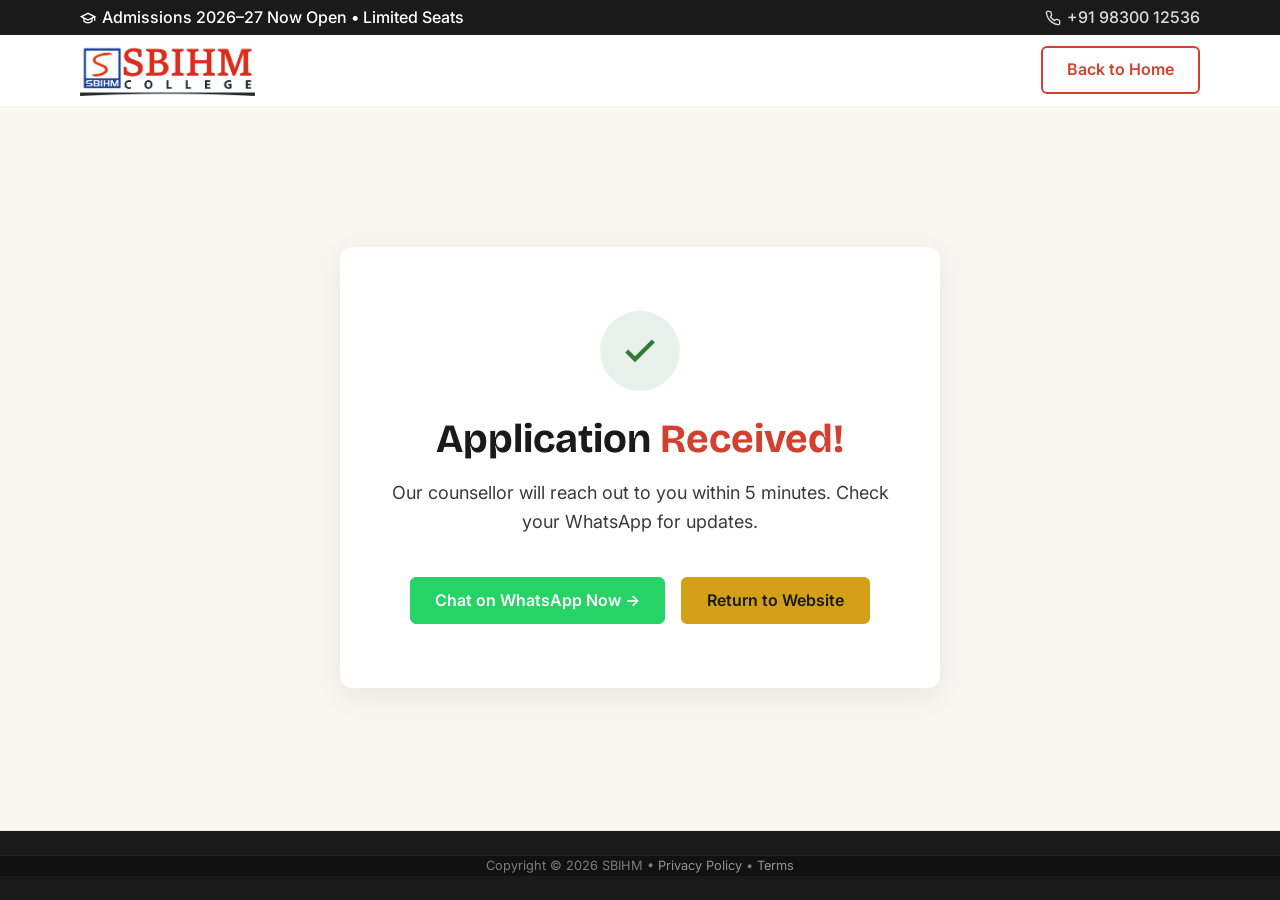
<file: thankyou.html>
<!DOCTYPE html>
<html lang="en">

<head>
  <!-- Google Tag Manager -->
  <script>(function (w, d, s, l, i) {
      w[l] = w[l] || []; w[l].push({
        'gtm.start':
          new Date().getTime(), event: 'gtm.js'
      }); var f = d.getElementsByTagName(s)[0],
        j = d.createElement(s), dl = l != 'dataLayer' ? '&l=' + l : ''; j.async = true; j.src =
          'https://www.googletagmanager.com/gtm.js?id=' + i + dl; f.parentNode.insertBefore(j, f);
    })(window, document, 'script', 'dataLayer', 'GTM-5KFQNGBB');</script>
  <!-- End Google Tag Manager -->
  <meta charset="UTF-8">
  <meta name="viewport" content="width=device-width, initial-scale=1.0">
  <title>Thank You — SBIHM Kolkata | Travel &amp; Tourism Management Admissions</title>
  <meta name="robots" content="noindex, follow">

  <!-- Google Fonts -->
  <link rel="preconnect" href="https://fonts.googleapis.com">
  <link rel="preconnect" href="https://fonts.gstatic.com" crossorigin>
  <link
    href="https://fonts.googleapis.com/css2?family=Playfair+Display:wght@600;700;800&family=Inter:wght@400;500;600;700&family=Bricolage+Grotesque:opsz,wght@12..96,600;12..96,700;12..96,800&display=swap"
    rel="stylesheet">

  <link rel="stylesheet" href="styles.css">

  <style>
    :root {
      --sbihm-red: #D24130;
      --sbihm-red-dark: #A0341F;
      --sbihm-red-soft: #F8E5E1;
      --sbihm-black: #1A1A1A;
      --sbihm-charcoal: #3A3A3A;
      --sbihm-gold: #D4A017;
      --sbihm-gold-light: #F0D17A;
      --sbihm-cream: #FAF7F2;
      --sbihm-paper: #FFFFFF;
      --sbihm-line: #E8E5DD;
      --sbihm-mute: #6B6B6B;
      --sbihm-success: #2E7D32;
      --font-display: 'Bricolage Grotesque', 'Playfair Display', Georgia, serif;
      --font-serif: 'Playfair Display', Georgia, serif;
      --font-body: 'Inter', -apple-system, BlinkMacSystemFont, sans-serif;
    }

    *,
    *::before,
    *::after {
      box-sizing: border-box;
      margin: 0;
      padding: 0;
    }

    body {
      font-family: var(--font-body);
      color: var(--sbihm-black);
      background: var(--sbihm-paper);
      line-height: 1.6;
      display: flex;
      flex-direction: column;
      min-height: 100vh;
    }

    .thank-you-section {
      flex: 1;
      display: flex;
      align-items: center;
      justify-content: center;
      padding: 6rem 1rem;
      background-color: var(--sbihm-cream);
      text-align: center;
    }

    .thank-you-card {
      background: var(--sbihm-paper);
      padding: 4rem 2rem;
      border-radius: 12px;
      box-shadow: var(--sbihm-shadow, 0 8px 30px rgba(26, 26, 26, 0.08));
      max-width: 600px;
      width: 100%;
    }

    .thank-you-card__icon {
      width: 80px;
      height: 80px;
      background: rgba(46, 125, 50, 0.1);
      color: var(--sbihm-success);
      border-radius: 50%;
      display: flex;
      align-items: center;
      justify-content: center;
      margin: 0 auto 1.5rem;
    }

    .thank-you-card__icon svg {
      width: 40px;
      height: 40px;
    }

    .thank-you-card__title {
      font-family: var(--font-display);
      font-size: clamp(2rem, 3vw + 1rem, 2.5rem);
      margin-bottom: 1rem;
      line-height: 1.2;
    }

    .thank-you-card__text {
      font-size: 1.125rem;
      color: var(--sbihm-charcoal);
      margin-bottom: 2.5rem;
    }

    .thank-you-card__actions {
      display: flex;
      gap: 1rem;
      justify-content: center;
      flex-wrap: wrap;
    }

    /* Additional override in case standard btn--whatsapp isn't in main css for this page */
    .btn--whatsapp {
      background-color: #25D366;
      color: white;
      border: 1px solid #25D366;
    }
    .btn--whatsapp:hover {
      background-color: #128C7E;
      color: white;
    }
  </style>
</head>

<body>
  <!-- Google Tag Manager (noscript) -->
  <noscript><iframe src="https://www.googletagmanager.com/ns.html?id=GTM-5KFQNGBB" height="0" width="0"
      style="display:none;visibility:hidden"></iframe></noscript>
  <!-- End Google Tag Manager (noscript) -->

  <!-- ===== SECTION 1: Top Utility Bar ===== -->
  <div class="utility-bar" role="banner">
    <div class="utility-bar__inner">
      <span class="utility-bar__announce">
        <svg class="icon icon--sm" aria-hidden="true" viewBox="0 0 24 24" fill="none" stroke="currentColor"
          stroke-width="2">
          <path d="M22 10v6M2 10l10-5 10 5-10 5z" />
          <path d="M6 12v5c3 3 9 3 12 0v-5" />
        </svg>
        Admissions 2026–27 Now Open &bull; Limited Seats
      </span>
      <div class="utility-bar__contact">
        <a href="tel:+919830012536" class="utility-bar__link">
          <svg class="icon icon--sm" aria-hidden="true" viewBox="0 0 24 24" fill="none" stroke="currentColor"
            stroke-width="2">
            <path
              d="M22 16.92v3a2 2 0 01-2.18 2 19.79 19.79 0 01-8.63-3.07 19.5 19.5 0 01-6-6 19.79 19.79 0 01-3.07-8.67A2 2 0 014.11 2h3a2 2 0 012 1.72c.127.96.361 1.903.7 2.81a2 2 0 01-.45 2.11L8.09 9.91a16 16 0 006 6l1.27-1.27a2 2 0 012.11-.45c.907.339 1.85.573 2.81.7A2 2 0 0122 16.92z" />
          </svg>
          +91 98300 12536
        </a>
      </div>
    </div>
  </div>

  <!-- ===== SECTION 2: Sticky Main Header ===== -->
  <header class="site-header" id="site-header">
    <div class="site-header__inner">
      <a href="index.html" class="site-header__logo" aria-label="SBIHM Home">
        <img src="assets/images/sbihm-logo.jpg" alt="SBIHM — Subhas Bose Institute of Hotel Management, Kolkata"
          width="200" height="52" loading="eager">
      </a>
      <div class="site-header__actions">
        <a href="index.html" class="btn btn--outline-red">Back to Home</a>
      </div>
    </div>
  </header>

  <!-- ===== MAIN CONTENT ===== -->
  <main id="main-content" class="thank-you-section">
    <div class="thank-you-card">
      <div class="thank-you-card__icon" aria-hidden="true">
        <svg viewBox="0 0 24 24" fill="none" stroke="currentColor" stroke-width="2.5">
          <polyline points="20 6 9 17 4 12" />
        </svg>
      </div>
      <h1 class="thank-you-card__title">Application <span class="text-red">Received!</span></h1>
      <p class="thank-you-card__text">
        Our counsellor will reach out to you within 5 minutes. Check your WhatsApp for updates.
      </p>
      <div class="thank-you-card__actions">
        <a href="https://wa.me/919830012536?text=Hi%20SBIHM%2C%20I%20just%20submitted%20my%20enquiry%20form"
          class="btn btn--whatsapp" target="_blank" rel="noopener noreferrer">
          Chat on WhatsApp Now →
        </a>
        <a href="index.html" class="btn btn--gold">
          Return to Website
        </a>
      </div>
    </div>
  </main>

  <!-- Footer -->
  <footer class="site-footer" style="margin-top: auto; padding: 1.5rem 0; border-top: 1px solid var(--sbihm-line);">
    <div class="site-footer__sub" style="padding: 0;">
      <div class="container">
        <p class="site-footer__sub-text" style="text-align: center; margin: 0;">
          Copyright &copy; 2026 SBIHM &bull;
          <a href="#" class="site-footer__sub-link">Privacy Policy</a> &bull;
          <a href="#" class="site-footer__sub-link">Terms</a>
        </p>
      </div>
    </div>
  </footer>

</body>

</html>
</file>
<file: styles.css>
/* ==========================================================================
   SBIHM Hotel Management Landing Page — styles.css
   Plan D Media | 2026
   Mobile-first. CSS custom properties. No frameworks.
   Sections:
   1. Reset & Base
   2. Layout Utilities
   3. Typography
   4. Buttons
   5. Utility Bar
   6. Header & Navigation
   7. Mobile Drawer
   8. Side CTA & Mobile Bottom Bar
   9. WhatsApp FAB
  10. Hero
  11. Stats Strip
  12. USP Cards (Why SBIHM)
  13. Awards Grid
  14. Programme Section
  15. Career Outcomes
  16. Partners Logo Wall
  17. Campus Bento Grid
  18. Testimonials Carousel
  19. Fees & Scholarships
  20. Admission Steps
  21. FAQ Accordion
  22. Apply / Lead Form Section
  23. CTA Banner
  24. Footer
  25. Modals
  26. Scroll-to-top
  27. Animations & Motion
   ========================================================================== */

/* ─── 1. Reset & Base ─────────────────────────────────────────────────────── */

*,
*::before,
*::after {
  box-sizing: border-box;
  margin: 0;
  padding: 0;
}

html {
  scroll-behavior: smooth;
  font-size: 16px;
  -webkit-text-size-adjust: 100%;
}

body {
  font-family: var(--font-body);
  color: var(--sbihm-black);
  background: var(--sbihm-paper);
  line-height: 1.6;
  overflow-x: hidden;
}

img,
picture,
video,
canvas,
svg {
  display: block;
  max-width: 100%;
}

input,
button,
textarea,
select {
  font: inherit;
}

p,
h1,
h2,
h3,
h4,
h5,
h6 {
  overflow-wrap: break-word;
}

ul,
ol {
  list-style: none;
}

a {
  color: inherit;
  text-decoration: none;
}

button {
  cursor: pointer;
  border: none;
  background: none;
}

.skip-link {
  position: absolute;
  top: -100px;
  left: 1rem;
  padding: 0.5rem 1rem;
  background: var(--sbihm-gold);
  color: var(--sbihm-black);
  font-weight: 600;
  border-radius: 0 0 4px 4px;
  z-index: 1000;
  transition: top 0.2s;
}

.skip-link:focus {
  top: 0;
}

/* ─── 2. Layout Utilities ─────────────────────────────────────────────────── */

.container {
  width: 100%;
  max-width: 1200px;
  margin-inline: auto;
  padding-inline: clamp(1rem, 4vw, 2.5rem);
}

.container--narrow {
  max-width: 800px;
}

.section {
  padding-block: clamp(3rem, 6vw, 6rem);
}

.section--cream {
  background: var(--sbihm-cream);
}

.section__header {
  text-align: center;
  max-width: 760px;
  margin-inline: auto;
  margin-bottom: clamp(2rem, 4vw, 3.5rem);
}

.section__title {
  font-family: var(--font-display);
  font-size: var(--fs-h2);
  font-weight: 800;
  line-height: 1.1;
  color: var(--sbihm-black);
  margin-bottom: 0.75rem;
}

.section__subtitle {
  font-size: var(--fs-lead);
  color: var(--sbihm-charcoal);
  line-height: 1.6;
}

.text-red {
  color: var(--sbihm-red);
}

.text-gold {
  color: var(--sbihm-gold);
}

/* ─── 3. Typography ───────────────────────────────────────────────────────── */

.icon {
  flex-shrink: 0;
}

.icon--sm {
  width: 16px;
  height: 16px;
}

/* ─── 4. Buttons ──────────────────────────────────────────────────────────── */

.btn {
  display: inline-flex;
  align-items: center;
  justify-content: center;
  gap: 0.4em;
  padding: 0.75rem 1.5rem;
  font-family: var(--font-body);
  font-size: 1rem;
  font-weight: 600;
  line-height: 1.2;
  border-radius: 6px;
  transition:
    background 0.18s ease,
    color 0.18s ease,
    transform 0.12s ease,
    box-shadow 0.18s ease;
  cursor: pointer;
  text-align: center;
  min-height: 44px;
  border: 2px solid transparent;
}

.btn:focus-visible {
  outline: 3px solid var(--sbihm-gold);
  outline-offset: 3px;
}

.btn--gold {
  background: var(--sbihm-gold);
  color: var(--sbihm-black);
  border-color: var(--sbihm-gold);
}

.btn--gold:hover {
  background: #b8891a;
  border-color: #b8891a;
  transform: translateY(-1px);
  box-shadow: 0 6px 20px rgba(212, 160, 23, 0.35);
}

.btn--gold:active {
  transform: translateY(0);
}

.btn--outline-white {
  background: transparent;
  color: white;
  border-color: rgba(255, 255, 255, 0.7);
}

.btn--outline-white:hover {
  background: rgba(255, 255, 255, 0.1);
  border-color: white;
}

.btn--outline-red {
  background: transparent;
  color: var(--sbihm-red);
  border-color: var(--sbihm-red);
}

.btn--outline-red:hover {
  background: var(--sbihm-red-soft);
}

.btn--text {
  background: transparent;
  color: var(--sbihm-charcoal);
  padding: 0.5rem 0.75rem;
  font-weight: 500;
  border: none;
}

.btn--text:hover {
  color: var(--sbihm-red);
}

.btn--whatsapp {
  background: #25d366;
  color: white;
  border-color: #25d366;
}

.btn--whatsapp:hover {
  background: #1da851;
  border-color: #1da851;
  transform: translateY(-1px);
}

.btn--large {
  padding: 0.9rem 2rem;
  font-size: 1.05rem;
}

.btn--full {
  width: 100%;
}

.btn--submit {
  padding: 1rem;
  font-size: 1.05rem;
  font-weight: 700;
  letter-spacing: 0.01em;
}

/* ─── 5. Utility Bar ──────────────────────────────────────────────────────── */

.utility-bar {
  background: var(--sbihm-black);
  color: white;
  font-size: var(--fs-small);
  height: 35px;
  display: flex;
  align-items: center;
}

.utility-bar__inner {
  width: 100%;
  max-width: 1200px;
  margin-inline: auto;
  padding-inline: clamp(1rem, 4vw, 2.5rem);
  display: flex;
  align-items: center;
  justify-content: space-between;
  gap: 1rem;
}

.utility-bar__announce {
  display: none;
  align-items: center;
  gap: 0.4rem;
  font-weight: 500;
}

.utility-bar__contact {
  display: flex;
  align-items: center;
  gap: 1rem;
  margin-inline: auto;
}

.utility-bar__link {
  display: inline-flex;
  align-items: center;
  gap: 0.35rem;
  color: rgba(255, 255, 255, 0.85);
  font-weight: 500;
  transition: color 0.15s;
}

.utility-bar__link:hover {
  color: var(--sbihm-gold);
}

.utility-bar__whatsapp {
  color: #4ade80;
}

.utility-bar__whatsapp:hover {
  color: #22c55e;
}

@media (min-width: 768px) {
  .utility-bar__announce {
    display: inline-flex;
  }

  .utility-bar__contact {
    margin-inline: 0;
  }
}

/* ─── 6. Header & Navigation ──────────────────────────────────────────────── */

.site-header {
  position: sticky;
  top: 0;
  z-index: 900;
  background: var(--sbihm-paper);
  border-bottom: 1px solid transparent;
  transition:
    border-color 0.2s,
    box-shadow 0.2s;
}

.site-header.scrolled {
  border-bottom-color: var(--sbihm-line);
  box-shadow: var(--sbihm-shadow);
}

.site-header__inner {
  max-width: 1200px;
  margin-inline: auto;
  padding-inline: clamp(1rem, 4vw, 2.5rem);
  height: 70px;
  display: flex;
  align-items: center;
  gap: 1.5rem;
}

.site-header__logo img {
  height: 40px;
  width: auto;
}

.site-nav {
  display: none;
  flex: 1;
}

.site-nav__list {
  display: flex;
  align-items: center;
  gap: 0.25rem;
}

.site-nav__link {
  padding: 0.4rem 0.65rem;
  font-size: 0.9rem;
  font-weight: 500;
  color: var(--sbihm-charcoal);
  border-radius: 4px;
  transition:
    color 0.15s,
    background 0.15s;
  white-space: nowrap;
}

.site-nav__link:hover,
.site-nav__link[aria-current="page"] {
  color: var(--sbihm-red);
  background: var(--sbihm-red-soft);
}

.site-nav__link:focus-visible {
  outline: 2px solid var(--sbihm-gold);
  outline-offset: 2px;
}

.site-header__actions {
  display: none;
  align-items: center;
  gap: 0.5rem;
  margin-left: auto;
}

.hamburger {
  display: flex;
  flex-direction: column;
  justify-content: space-between;
  width: 44px;
  height: 44px;
  padding: 12px 8px;
  margin-left: auto;
  cursor: pointer;
  background: none;
  border: none;
}

.hamburger:focus-visible {
  outline: 2px solid var(--sbihm-gold);
  outline-offset: 4px;
  border-radius: 2px;
}

.hamburger__bar {
  display: block;
  width: 100%;
  height: 2px;
  background: var(--sbihm-black);
  border-radius: 2px;
  transition:
    transform 0.2s,
    opacity 0.2s;
}

.hamburger[aria-expanded="true"] .hamburger__bar:nth-child(1) {
  transform: translateY(9px) rotate(45deg);
}

.hamburger[aria-expanded="true"] .hamburger__bar:nth-child(2) {
  opacity: 0;
}

.hamburger[aria-expanded="true"] .hamburger__bar:nth-child(3) {
  transform: translateY(-9px) rotate(-45deg);
}

@media (min-width: 1024px) {
  .site-header__logo img {
    height: 52px;
  }

  .site-nav {
    display: flex;
  }

  .site-header__actions {
    display: flex;
  }

  .hamburger {
    display: none;
  }
}

/* ─── 7. Mobile Drawer ────────────────────────────────────────────────────── */

.mobile-drawer {
  position: fixed;
  inset: 0;
  z-index: 950;
  display: flex;
  pointer-events: none;
  visibility: hidden;
}

.mobile-drawer[aria-hidden="false"] {
  pointer-events: auto;
  visibility: visible;
}

.mobile-drawer__backdrop {
  position: absolute;
  inset: 0;
  background: rgba(26, 26, 26, 0.55);
  opacity: 0;
  transition: opacity 0.25s;
}

.mobile-drawer[aria-hidden="false"] .mobile-drawer__backdrop {
  opacity: 1;
}

.mobile-drawer__panel {
  position: relative;
  background: var(--sbihm-paper);
  width: min(320px, 90vw);
  height: 100%;
  margin-left: auto;
  padding: 2rem 1.5rem;
  display: flex;
  flex-direction: column;
  gap: 2rem;
  transform: translateX(100%);
  transition: transform 0.28s cubic-bezier(0.4, 0, 0.2, 1);
  overflow-y: auto;
}

.mobile-drawer[aria-hidden="false"] .mobile-drawer__panel {
  transform: translateX(0);
}

.mobile-drawer__close {
  position: absolute;
  top: 1rem;
  right: 1rem;
  width: 44px;
  height: 44px;
  display: flex;
  align-items: center;
  justify-content: center;
  border-radius: 50%;
  color: var(--sbihm-charcoal);
  transition: background 0.15s;
}

.mobile-drawer__close:hover {
  background: var(--sbihm-line);
}

.mobile-drawer__close:focus-visible {
  outline: 2px solid var(--sbihm-gold);
}

.mobile-drawer__list {
  display: flex;
  flex-direction: column;
  margin-top: 2rem;
}

.mobile-drawer__link {
  display: block;
  padding: 0.85rem 0;
  font-size: 1.1rem;
  font-weight: 600;
  color: var(--sbihm-black);
  border-bottom: 1px solid var(--sbihm-line);
  transition: color 0.15s;
}

.mobile-drawer__link:hover {
  color: var(--sbihm-red);
}

.mobile-drawer__ctas {
  display: flex;
  flex-direction: column;
  gap: 0.75rem;
  margin-top: auto;
}

/* ─── 8. Side CTA & Mobile Bottom Bar ────────────────────────────────────── */

.side-cta {
  display: none;
  position: fixed;
  right: 0;
  top: 50%;
  transform: translateY(-50%);
  z-index: 800;
  background: var(--sbihm-red);
  color: white;
  font-size: 0.8rem;
  font-weight: 700;
  letter-spacing: 0.05em;
  text-transform: uppercase;
  padding: 0.75rem 0.5rem;
  border-radius: 6px 0 0 6px;
  writing-mode: vertical-rl;
  text-orientation: mixed;
  transform: translateY(-50%) rotate(180deg);
  transition:
    background 0.18s,
    right 0.15s;
  box-shadow: -2px 4px 12px rgba(0, 0, 0, 0.2);
}

/* Undo the rotate for the translateY positioning */
.side-cta {
  transform-origin: right center;
  right: 0;
  top: 50%;
  transform: translateY(-50%);
}

.side-cta span {
  display: block;
  writing-mode: vertical-lr;
  transform: rotate(180deg);
}

.side-cta:hover {
  background: var(--sbihm-red-dark);
}

.side-cta:focus-visible {
  outline: 3px solid var(--sbihm-gold);
  outline-offset: 3px;
}

@media (min-width: 768px) {
  .side-cta {
    display: flex;
    align-items: center;
    justify-content: center;
  }
}

.mobile-bottom-cta {
  display: block;
  position: fixed;
  bottom: 0;
  left: 0;
  right: 0;
  z-index: 800;
  background: var(--sbihm-gold);
}

.mobile-bottom-cta__link {
  display: block;
  width: 100%;
  text-align: center;
  padding: 0.9rem 1rem;
  font-weight: 700;
  font-size: 1rem;
  color: var(--sbihm-black);
  min-height: 54px;
  display: flex;
  align-items: center;
  justify-content: center;
}

.mobile-bottom-cta__link:focus-visible {
  outline: 3px solid var(--sbihm-black);
  outline-offset: -3px;
}

@media (min-width: 768px) {
  .mobile-bottom-cta {
    display: none;
  }
}

/* ─── 9. Call Now FAB ─────────────────────────────────────────────────────── */

.call-fab {
  position: fixed;
  bottom: 80px;
  right: 1.25rem;
  z-index: 800;
  width: 60px;
  height: 60px;
  border-radius: 50%;
  background: #e53935;
  display: flex;
  align-items: center;
  justify-content: center;
  box-shadow: 0 4px 16px rgba(229, 57, 53, 0.45);
  transition:
    transform 0.2s,
    box-shadow 0.2s;
  animation: call-bounce 5s ease-in-out infinite;
}

.call-fab:hover {
  transform: scale(1.08);
  box-shadow: 0 6px 24px rgba(229, 57, 53, 0.55);
  animation-play-state: paused;
}

.call-fab:focus-visible {
  outline: 3px solid var(--sbihm-gold);
  outline-offset: 4px;
}

.call-fab__icon {
  width: 32px;
  height: 32px;
  flex-shrink: 0;
}

.call-fab__tooltip {
  position: absolute;
  right: calc(100% + 12px);
  top: 50%;
  transform: translateY(-50%);
  background: var(--sbihm-black);
  color: white;
  font-size: 0.8rem;
  font-weight: 500;
  white-space: nowrap;
  padding: 0.4rem 0.75rem;
  border-radius: 4px;
  pointer-events: none;
  opacity: 0;
  transition: opacity 0.2s;
}

.call-fab__tooltip::after {
  content: "";
  position: absolute;
  left: 100%;
  top: 50%;
  transform: translateY(-50%);
  border: 5px solid transparent;
  border-left-color: var(--sbihm-black);
}

.call-fab:hover .call-fab__tooltip {
  opacity: 1;
}

@media (min-width: 768px) {
  .call-fab {
    bottom: 2rem;
  }
}

/* ─── 10. Hero ────────────────────────────────────────────────────────────── */

.hero {
  position: relative;
  padding-block: clamp(3rem, 6vw, 5rem);
  padding-bottom: 3rem;
  /* Provide padding so form doesn't touch bottom */
  background: var(--sbihm-black);
}

.hero::before {
  content: "";
  position: absolute;
  top: 0;
  left: 0;
  right: 0;
  bottom: 0;
  background-size: cover;
  background-position: center;
  background-image: url("assets/images/sbihm_Herobenner_bba.png");
  z-index: 0;
}

.hero::after {
  content: "";
  position: absolute;
  top: 0;
  left: 0;
  right: 0;
  bottom: 0;
  background: linear-gradient(
    135deg,
    rgba(26, 26, 26, 0.40) 0%,
    rgba(26, 26, 26, 0.28) 100%
  );
  z-index: 1;
}

.hero__inner {
  max-width: 1200px;
  margin-inline: auto;
  padding-inline: clamp(1rem, 4vw, 2.5rem);
  display: flex;
  flex-direction: column;
  gap: 3rem;
  align-items: flex-start;
  position: relative;
  z-index: 2;
}

.hero__content {
  flex: 1;
  color: white;
  max-width: 550px;
  position: relative;
  z-index: 3;
}

.hero__pre-headline {
  display: inline-flex;
  align-items: center;
  gap: 0.5rem;
  font-size: 0.65rem;
  font-weight: 700;
  letter-spacing: 0.12em;
  text-transform: uppercase;
  color: var(--sbihm-gold);
  margin-bottom: 0.75rem;
  background: rgba(255, 255, 255, 0.08);
  padding: 0.28rem 0.6rem;
  border-radius: 999px;
  border: 1px solid rgba(212, 160, 23, 0.4);
}

.hero__headline {
  font-family: var(--font-display);
  font-size: clamp(1.8rem, 3.5vw + 0.8rem, 3rem);
  font-weight: 800;
  line-height: 1.06;
  color: white;
  margin-bottom: 0.85rem;
}

.hero__sub {
  font-size: clamp(0.85rem, 0.3vw + 0.8rem, 0.95rem);
  line-height: 1.6;
  color: rgba(255, 255, 255, 0.9);
  margin-bottom: 1rem;
  max-width: 58ch;
}

.hero__badges {
  display: flex;
  flex-wrap: wrap;
  gap: 0.4rem;
  margin-bottom: 1.25rem;
}

.hero__badge {
  font-size: 0.68rem;
  font-weight: 700;
  letter-spacing: 0.06em;
  color: white;
  background: rgba(255, 255, 255, 0.15);
  border: 1px solid rgba(255, 255, 255, 0.35);
  padding: 0.24rem 0.55rem;
  border-radius: 4px;
}

.hero__ctas {
  display: flex;
  flex-wrap: wrap;
  gap: 0.6rem;
  margin-bottom: 0.75rem;
}

.hero__trust-micro {
  display: flex;
  flex-wrap: wrap;
  gap: 0.75rem;
  font-size: 0.75rem;
  color: rgba(255, 255, 255, 0.8);
  font-weight: 500;
}

.hero__visual {
  position: relative;
  width: min(100%, 380px);
  z-index: 3;
  margin-top: 1rem;
}

.hero__image-wrap {
  position: relative;
  display: inline-block;
  width: 100%;
  max-width: 480px;
}

.hero__image {
  width: 100%;
  height: auto;
  display: block;
  border-radius: 12px 12px 0 0;
  object-fit: cover;
  object-position: top center;
  aspect-ratio: 4/5;

  /* Placeholder gradient while image loads */
  background: linear-gradient(
    160deg,
    rgba(255, 255, 255, 0.1) 0%,
    rgba(255, 255, 255, 0.05) 100%
  );
}

.hero__rating-card {
  position: absolute;
  top: 1.5rem;
  right: -0.5rem;
  background: white;
  border-radius: 10px;
  padding: 0.85rem 1rem;
  box-shadow: var(--sbihm-shadow-lg);
  min-width: 160px;
  text-align: center;
}

.hero__rating-stars {
  color: var(--sbihm-gold);
  font-size: 0.9rem;
  letter-spacing: 0.05em;
  margin-bottom: 0.15rem;
}

.hero__rating-score {
  font-family: var(--font-display);
  font-size: 1.75rem;
  font-weight: 800;
  color: var(--sbihm-black);
  line-height: 1;
}

.hero__rating-max {
  font-size: 1rem;
  color: var(--sbihm-mute);
  font-weight: 500;
}

.hero__rating-label {
  font-size: 0.72rem;
  color: var(--sbihm-mute);
  margin-top: 0.25rem;
  line-height: 1.35;
}

.hero__rating-logos {
  display: flex;
  align-items: center;
  justify-content: center;
  gap: 0.5rem;
  margin-top: 0.4rem;
  color: var(--sbihm-mute);
}

@media (min-width: 768px) {
  .hero__inner {
    flex-direction: row;
    align-items: center;
    justify-content: space-between;
    gap: 3rem;
    max-width: none;
    padding-inline-end: 0;
  }

  .hero__content {
    padding-top: 0;
  }

  .hero__visual {
    width: auto;
    flex-shrink: 0;
    margin-top: 0;
    margin-left: auto;
    display: flex;
    justify-content: flex-end;
    padding-right: clamp(1rem, 2vw, 2rem);
  }

  .hero__image-wrap {
    max-width: 100%;
  }

  .hero__rating-card {
    right: -1rem;
  }
}

@media (max-width: 767px) {
  /* Stacked layout on small screens is now the default, but keeping this block in case other mobile tweaks are needed */
  .hero__content {
    padding-top: 0.5rem;
  }

  .hero__visual {
    margin-top: 1rem;
    padding-right: 0;
    width: 100%;
  }

  .hero-form {
    width: 100%;
    max-width: 100%;
  }
}

@media (min-width: 1024px) {
  .hero__visual {
    width: 42%;
  }
}

/* ─── 10b. Hero Enquiry Form ─────────────────────────────────────────────── */

.hero__image-wrap {
  max-width: 100%;
}

.hero-form {
  background: rgba(255, 255, 255, 0.07);
  backdrop-filter: blur(18px);
  -webkit-backdrop-filter: blur(18px);
  border: 1px solid rgba(255, 255, 255, 0.18);
  border-radius: 14px;
  padding: 0;
  overflow: hidden;
  box-shadow:
    0 8px 32px rgba(0, 0, 0, 0.18),
    0 0 0 1px rgba(255, 255, 255, 0.06) inset;
  animation: heroFormSlideIn 0.7s cubic-bezier(0.22, 1, 0.36, 1) forwards;
  opacity: 0;
  transform: translateY(20px);
  max-width: 480px;
  width: 100%;
}

@keyframes heroFormSlideIn {
  to {
    opacity: 1;
    transform: translateY(0);
  }
}

/* Header */
.hero-form__header {
  background: rgba(255, 255, 255, 0.1);
  padding: 0.75rem 1rem;
  border-bottom: 1px solid rgba(255, 255, 255, 0.12);
}

.hero-form__badge-strip {
  display: inline-flex;
  align-items: center;
  gap: 0.45rem;
  font-size: 0.6rem;
  font-weight: 700;
  letter-spacing: 0.1em;
  text-transform: uppercase;
  color: var(--sbihm-gold-light);
  margin-bottom: 0.35rem;
}

.hero-form__live-dot {
  width: 8px;
  height: 8px;
  border-radius: 50%;
  background: #4ade80;
  display: inline-block;
  animation: livePulse 2s ease-in-out infinite;
  flex-shrink: 0;
}

@keyframes livePulse {
  0%,
  100% {
    opacity: 1;
    box-shadow: 0 0 0 0 rgba(74, 222, 128, 0.5);
  }

  50% {
    opacity: 0.7;
    box-shadow: 0 0 0 6px rgba(74, 222, 128, 0);
  }
}

.hero-form__title {
  font-family: var(--font-display);
  font-size: clamp(1rem, 1.2vw + 0.5rem, 1.2rem);
  font-weight: 800;
  color: white;
  line-height: 1.15;
  margin-bottom: 0.2rem;
}

.hero-form__subtitle {
  font-size: 0.72rem;
  color: rgba(255, 255, 255, 0.7);
  line-height: 1.4;
}

/* Form Body */
.hero-form__body {
  padding: 0.75rem 1rem 1rem;
  display: flex;
  flex-direction: column;
  gap: 0.5rem;
}

/* Field Groups */
.hero-form__group {
  display: flex;
  flex-direction: column;
  gap: 0.3rem;
}

.hero-form__label {
  font-size: 0.68rem;
  font-weight: 600;
  color: rgba(255, 255, 255, 0.85);
  letter-spacing: 0.02em;
}

.hero-form__req {
  color: var(--sbihm-gold);
  font-weight: 700;
}

/* Input Wrap */
.hero-form__input-wrap {
  position: relative;
  display: flex;
  align-items: center;
}

.hero-form__field-icon {
  position: absolute;
  left: 0.85rem;
  color: rgba(255, 255, 255, 0.45);
  pointer-events: none;
  z-index: 1;
  flex-shrink: 0;
  transition: color 0.2s;
}

.hero-form__input-wrap:focus-within .hero-form__field-icon {
  color: var(--sbihm-gold);
}

/* Inputs */
.hero-form__input {
  width: 100%;
  padding: 0.42rem 0.6rem 0.42rem 2.2rem;
  font-family: var(--font-body);
  font-size: 0.82rem;
  font-weight: 500;
  color: white;
  background: rgba(255, 255, 255, 0.08);
  border: 1.5px solid rgba(255, 255, 255, 0.18);
  border-radius: 8px;
  outline: none;
  transition:
    border-color 0.2s,
    background 0.2s,
    box-shadow 0.2s;
  min-height: 44px;
}

.hero-form__input::placeholder {
  color: rgba(255, 255, 255, 0.35);
  font-weight: 400;
}

.hero-form__input:hover {
  border-color: rgba(255, 255, 255, 0.3);
  background: rgba(255, 255, 255, 0.1);
}

.hero-form__input:focus {
  border-color: var(--sbihm-gold);
  background: rgba(255, 255, 255, 0.12);
  box-shadow: 0 0 0 3px rgba(212, 160, 23, 0.18);
}

/* Phone specific */
.hero-form__input-wrap--phone {
  position: relative;
}

.hero-form__phone-prefix {
  position: absolute;
  left: 0;
  top: 0;
  bottom: 0;
  display: flex;
  align-items: center;
  gap: 0.35rem;
  padding: 0 0.75rem;
  font-size: 0.85rem;
  font-weight: 600;
  color: rgba(255, 255, 255, 0.7);
  border-right: 1.5px solid rgba(255, 255, 255, 0.15);
  z-index: 1;
  pointer-events: none;
}

.hero-form__phone-prefix .hero-form__field-icon {
  position: static;
  color: rgba(255, 255, 255, 0.45);
}

.hero-form__input--phone {
  padding-left: 5.5rem;
}

/* Select styling */
.hero-form__select {
  appearance: none;
  -webkit-appearance: none;
  cursor: pointer;
}

.hero-form__select option {
  background: var(--sbihm-black);
  color: white;
  padding: 0.5rem;
}

.hero-form__select optgroup {
  background: #2a2a2a;
  color: rgba(255, 255, 255, 0.6);
  font-weight: 700;
  font-size: 0.8rem;
}

.hero-form__input-wrap--select {
  position: relative;
}

.hero-form__select-arrow {
  position: absolute;
  right: 0.85rem;
  color: rgba(255, 255, 255, 0.45);
  pointer-events: none;
  transition:
    transform 0.2s,
    color 0.2s;
}

.hero-form__input-wrap--select:focus-within .hero-form__select-arrow {
  color: var(--sbihm-gold);
  transform: rotate(180deg);
}

/* Checkbox Group */
.hero-form__checkbox-group {
  display: flex;
  flex-wrap: wrap;
  gap: 0.5rem;
}

.hero-form__checkbox {
  position: absolute;
  opacity: 0;
  width: 0;
  height: 0;
  pointer-events: none;
}

.hero-form__checkbox-label {
  display: inline-flex;
  align-items: center;
  gap: 0.5rem;
  cursor: pointer;
  font-size: 0.85rem;
  font-weight: 500;
  color: rgba(255, 255, 255, 0.85);
  padding: 0.55rem 0.85rem;
  background: rgba(255, 255, 255, 0.06);
  border: 1.5px solid rgba(255, 255, 255, 0.15);
  border-radius: 8px;
  transition:
    border-color 0.2s,
    background 0.2s,
    box-shadow 0.2s;
  user-select: none;
}

.hero-form__checkbox-label:hover {
  border-color: rgba(255, 255, 255, 0.3);
  background: rgba(255, 255, 255, 0.1);
}

.hero-form__checkbox-custom {
  width: 18px;
  height: 18px;
  border: 2px solid rgba(255, 255, 255, 0.35);
  border-radius: 4px;
  flex-shrink: 0;
  position: relative;
  transition:
    border-color 0.2s,
    background 0.2s;
}

.hero-form__checkbox-custom::after {
  content: "";
  position: absolute;
  inset: 2px;
  border-radius: 2px;
  background: var(--sbihm-gold);
  opacity: 0;
  transform: scale(0.3);
  transition:
    opacity 0.2s,
    transform 0.2s;
}

.hero-form__checkbox:checked ~ .hero-form__checkbox-custom {
  border-color: var(--sbihm-gold);
  background: rgba(212, 160, 23, 0.1);
}

.hero-form__checkbox:checked ~ .hero-form__checkbox-custom::after {
  opacity: 1;
  transform: scale(1);
}

.hero-form__checkbox:checked ~ span:last-child {
  color: white;
}

.hero-form__checkbox:focus-visible ~ .hero-form__checkbox-custom {
  outline: 2px solid var(--sbihm-gold);
  outline-offset: 2px;
}

/* When the parent label is for a checked checkbox, highlight the whole label */
.hero-form__checkbox:checked + .hero-form__checkbox-custom {
  border-color: var(--sbihm-gold);
  background: rgba(212, 160, 23, 0.1);
}

.hero-form__checkbox:checked + .hero-form__checkbox-custom::after {
  opacity: 1;
  transform: scale(1);
}

/* WhatsApp checkbox special styles */
.hero-form__checkbox-label--whatsapp {
  background: rgba(37, 211, 102, 0.08);
  border-color: rgba(37, 211, 102, 0.25);
  padding: 0.65rem 0.85rem;
  border-radius: 8px;
}

.hero-form__checkbox-label--whatsapp:hover {
  background: rgba(37, 211, 102, 0.14);
  border-color: rgba(37, 211, 102, 0.4);
}

.hero-form__checkbox-custom--whatsapp {
  border-color: rgba(37, 211, 102, 0.5);
}

.hero-form__checkbox:checked ~ .hero-form__checkbox-custom--whatsapp {
  border-color: #25d366;
  background: rgba(37, 211, 102, 0.15);
}

.hero-form__checkbox:checked ~ .hero-form__checkbox-custom--whatsapp::after {
  background: #25d366;
}

.hero-form__whatsapp-text {
  display: inline-flex;
  align-items: center;
  gap: 0.35rem;
  font-size: 0.82rem;
  color: rgba(255, 255, 255, 0.8);
}

.hero-form__whatsapp-text svg {
  flex-shrink: 0;
  display: inline-block;
}

/* Error States */
.hero-form__error {
  font-size: 0.72rem;
  font-weight: 500;
  color: #fca5a5;
  min-height: 0;
  max-height: 0;
  overflow: hidden;
  opacity: 0;
  transition:
    min-height 0.2s,
    max-height 0.2s,
    opacity 0.2s;
}

.hero-form__error:not(:empty) {
  min-height: 1rem;
  max-height: 2rem;
  opacity: 1;
}

.hero-form__group--error .hero-form__input {
  border-color: #f87171;
  background: rgba(248, 113, 113, 0.08);
}

.hero-form__group--error .hero-form__field-icon {
  color: #f87171;
}

.hero-form__group--error .hero-form__checkbox-label {
  border-color: #f87171;
}

/* Submit Button */
.hero-form__submit {
  width: 100%;
  display: flex;
  align-items: center;
  justify-content: center;
  gap: 0.5rem;
  padding: 0.6rem 1rem;
  font-family: var(--font-body);
  font-size: 0.95rem;
  font-weight: 700;
  letter-spacing: 0.02em;
  color: var(--sbihm-black);
  background: linear-gradient(
    135deg,
    var(--sbihm-gold) 0%,
    #e8b82e 50%,
    var(--sbihm-gold-light) 100%
  );
  background-size: 200% 200%;
  border: none;
  border-radius: 8px;
  cursor: pointer;
  min-height: 44px;
  position: relative;
  overflow: hidden;
  transition:
    transform 0.15s,
    box-shadow 0.2s,
    background-position 0.4s;
  box-shadow:
    0 4px 15px rgba(212, 160, 23, 0.35),
    0 1px 3px rgba(0, 0, 0, 0.1);
}

.hero-form__submit:hover {
  transform: translateY(-1px);
  box-shadow:
    0 6px 25px rgba(212, 160, 23, 0.45),
    0 2px 6px rgba(0, 0, 0, 0.12);
  background-position: 100% 100%;
}

.hero-form__submit:active {
  transform: translateY(0);
  box-shadow: 0 2px 8px rgba(212, 160, 23, 0.3);
}

.hero-form__submit:focus-visible {
  outline: 3px solid white;
  outline-offset: 2px;
}

.hero-form__submit::before {
  content: "";
  position: absolute;
  inset: 0;
  background: linear-gradient(
    90deg,
    transparent 0%,
    rgba(255, 255, 255, 0.3) 50%,
    transparent 100%
  );
  transform: translateX(-100%);
  transition: transform 0.6s;
}

.hero-form__submit:hover::before {
  transform: translateX(100%);
}

.hero-form__submit-arrow {
  transition: transform 0.2s;
}

.hero-form__submit:hover .hero-form__submit-arrow {
  transform: translateX(3px);
}

/* Loading state */
.hero-form__submit--loading .hero-form__submit-text,
.hero-form__submit--loading .hero-form__submit-arrow {
  opacity: 0;
}

.hero-form__submit-loader {
  display: none;
  position: absolute;
  width: 22px;
  height: 22px;
  border: 3px solid rgba(26, 26, 26, 0.2);
  border-top-color: var(--sbihm-black);
  border-radius: 50%;
  animation: formSpin 0.7s linear infinite;
}

.hero-form__submit--loading .hero-form__submit-loader {
  display: block;
}

@keyframes formSpin {
  to {
    transform: rotate(360deg);
  }
}

/* Privacy note */
.hero-form__privacy {
  display: flex;
  align-items: center;
  gap: 0.35rem;
  font-size: 0.7rem;
  color: rgba(255, 255, 255, 0.45);
  line-height: 1.4;
  justify-content: center;
}

.hero-form__privacy svg {
  flex-shrink: 0;
  opacity: 0.5;
}

/* ─── Success Toast Notification ─────────────────────────────────────────── */

.success-toast {
  position: fixed;
  top: 1.25rem;
  right: 1.25rem;
  z-index: 10000;
  display: flex;
  align-items: flex-start;
  gap: 0.85rem;
  background: white;
  border-radius: 14px;
  padding: 1.15rem 1.35rem;
  padding-right: 3rem;
  max-width: 420px;
  width: calc(100% - 2.5rem);
  box-shadow:
    0 20px 60px rgba(0, 0, 0, 0.18),
    0 4px 16px rgba(0, 0, 0, 0.08),
    0 0 0 1px rgba(0, 0, 0, 0.04);
  border-left: 4px solid #22c55e;
  overflow: hidden;

  /* Entrance animation */
  animation: toastSlideIn 0.5s cubic-bezier(0.22, 1, 0.36, 1) forwards;
  transform: translateX(calc(100% + 2rem));
  opacity: 0;
}

.success-toast[hidden] {
  display: none;
}

.success-toast.toast--dismissing {
  animation: toastSlideOut 0.35s cubic-bezier(0.4, 0, 1, 1) forwards;
}

@keyframes toastSlideIn {
  from {
    transform: translateX(calc(100% + 2rem));
    opacity: 0;
  }

  to {
    transform: translateX(0);
    opacity: 1;
  }
}

@keyframes toastSlideOut {
  from {
    transform: translateX(0);
    opacity: 1;
  }

  to {
    transform: translateX(calc(100% + 2rem));
    opacity: 0;
  }
}

.success-toast__icon {
  flex-shrink: 0;
  width: 42px;
  height: 42px;
  border-radius: 50%;
  background: linear-gradient(135deg, #dcfce7 0%, #bbf7d0 100%);
  display: flex;
  align-items: center;
  justify-content: center;
  color: #16a34a;
  animation: toastIconPop 0.4s 0.25s cubic-bezier(0.34, 1.56, 0.64, 1) both;
}

@keyframes toastIconPop {
  0% {
    transform: scale(0);
  }

  100% {
    transform: scale(1);
  }
}

.success-toast__content {
  flex: 1;
  min-width: 0;
}

.success-toast__title {
  font-family: var(--font-display);
  font-size: 1rem;
  font-weight: 800;
  color: var(--sbihm-black);
  line-height: 1.3;
  margin-bottom: 0.2rem;
}

.success-toast__text {
  font-size: 0.82rem;
  color: var(--sbihm-mute);
  line-height: 1.45;
}

.success-toast__close {
  position: absolute;
  top: 0.75rem;
  right: 0.75rem;
  width: 28px;
  height: 28px;
  border-radius: 50%;
  display: flex;
  align-items: center;
  justify-content: center;
  color: var(--sbihm-mute);
  background: none;
  border: none;
  cursor: pointer;
  transition:
    background 0.15s,
    color 0.15s;
}

.success-toast__close:hover {
  background: #f3f4f6;
  color: var(--sbihm-black);
}

.success-toast__close:focus-visible {
  outline: 2px solid var(--sbihm-gold);
  outline-offset: 2px;
}

.success-toast__progress {
  position: absolute;
  bottom: 0;
  left: 0;
  right: 0;
  height: 3px;
  background: linear-gradient(90deg, #22c55e 0%, #4ade80 100%);
  transform-origin: left;
  animation: toastProgress 8s linear forwards;
  border-radius: 0 0 14px 14px;
}

@keyframes toastProgress {
  from {
    transform: scaleX(1);
  }

  to {
    transform: scaleX(0);
  }
}

/* Mobile: full-width at top */
@media (max-width: 480px) {
  .success-toast {
    top: 0.75rem;
    right: 0.75rem;
    left: 0.75rem;
    width: auto;
    max-width: none;
  }
}

/* ─── Hero Form Responsive ─────────────────────────────────────────────── */

@media (min-width: 768px) {
  .hero__image-wrap {
    max-width: 100%;
  }

  .hero-form__body {
    padding: 1.25rem 1.75rem 1.75rem;
  }

  .hero-form__header {
    padding: 1.25rem 1.75rem;
  }

  .hero-form__checkbox-group {
    gap: 0.6rem;
  }
}

@media (min-width: 1024px) {
  .hero-form {
    animation-delay: 0.3s;
  }
}

/* ─── 11. Stats Strip ─────────────────────────────────────────────────────── */

.stats-strip {
  background: var(--sbihm-cream);
  border-bottom: 1px solid var(--sbihm-line);
}

.stats-strip__inner {
  max-width: 1200px;
  margin-inline: auto;
  padding-inline: clamp(1rem, 4vw, 2.5rem);
  padding-block: clamp(1.5rem, 3vw, 2.5rem);
  display: grid;
  grid-template-columns: repeat(2, 1fr);
  gap: 1.5rem 1rem;
}

.stat-item {
  text-align: center;
  padding: 0.5rem;
}

.stat-item__number {
  display: block;
  font-family: var(--font-display);
  font-size: clamp(2.2rem, 4vw, 3rem);
  font-weight: 800;
  color: var(--sbihm-red);
  line-height: 1;
  margin-bottom: 0.35rem;
}

.stat-item__label {
  font-size: 0.85rem;
  color: var(--sbihm-charcoal);
  font-weight: 500;
  line-height: 1.3;
}

@media (min-width: 640px) {
  .stats-strip__inner {
    grid-template-columns: repeat(4, 1fr);
  }
}

/* ─── 12. USP Cards ───────────────────────────────────────────────────────── */

.usps-grid {
  display: grid;
  grid-template-columns: 1fr;
  gap: 1.25rem;
}

.usp-card {
  background: var(--sbihm-paper);
  border: 1px solid var(--sbihm-line);
  border-radius: 10px;
  padding: 1.5rem;
  transition:
    box-shadow 0.2s,
    transform 0.2s;
}

.usp-card:hover {
  box-shadow: var(--sbihm-shadow);
  transform: translateY(-2px);
}

.usp-card__icon {
  margin-bottom: 1rem;
}

.usp-card__title {
  font-family: var(--font-display);
  font-size: var(--fs-h3);
  font-weight: 700;
  color: var(--sbihm-black);
  margin-bottom: 0.5rem;
  line-height: 1.25;
}

.usp-card__desc {
  font-size: 0.95rem;
  color: var(--sbihm-charcoal);
  line-height: 1.6;
}

@media (min-width: 640px) {
  .usps-grid {
    grid-template-columns: repeat(2, 1fr);
  }
}

@media (min-width: 1024px) {
  .usps-grid {
    grid-template-columns: repeat(3, 1fr);
  }
}

/* ─── 13. Awards Grid ─────────────────────────────────────────────────────── */

.awards-grid {
  display: grid;
  grid-template-columns: 1fr;
  gap: 1rem;
}

.award-card {
  background: var(--sbihm-cream);
  border: 1px solid var(--sbihm-line);
  border-top: 3px solid var(--sbihm-gold);
  border-radius: 8px;
  padding: 1.25rem;
}

.award-card__label {
  display: block;
  font-size: 0.7rem;
  font-weight: 700;
  letter-spacing: 0.1em;
  text-transform: uppercase;
  color: var(--sbihm-mute);
  margin-bottom: 0.4rem;
}

.award-card__title {
  font-family: var(--font-display);
  font-size: 0.95rem;
  font-weight: 700;
  color: var(--sbihm-black);
  line-height: 1.35;
  margin-bottom: 0.4rem;
}

.award-card__rank {
  display: inline-block;
  background: var(--sbihm-red);
  color: white;
  font-size: 0.7rem;
  padding: 0.15rem 0.4rem;
  border-radius: 4px;
  margin-left: 0.4rem;
  vertical-align: middle;
}

.award-card__body {
  font-size: 0.875rem;
  color: var(--sbihm-charcoal);
}

@media (min-width: 640px) {
  .awards-grid {
    grid-template-columns: repeat(2, 1fr);
  }
}

@media (min-width: 1024px) {
  .awards-grid {
    grid-template-columns: repeat(3, 1fr);
  }
}

/* ─── 14. Programme Section ───────────────────────────────────────────────── */

.programme-info-strip {
  display: grid;
  grid-template-columns: repeat(2, 1fr);
  gap: 1rem;
  margin-bottom: 3rem;
  background: var(--sbihm-paper);
  border: 1px solid var(--sbihm-line);
  border-radius: 10px;
  overflow: hidden;
}

.programme-info-item {
  display: flex;
  align-items: center;
  gap: 0.75rem;
  padding: 1.25rem;
  border-right: 1px solid var(--sbihm-line);
}

.programme-info-item:nth-child(2n) {
  border-right: none;
}

.programme-info-item__icon {
  color: var(--sbihm-red);
  flex-shrink: 0;
}

.programme-info-item div {
  display: flex;
  flex-direction: column;
  gap: 0.15rem;
}

.programme-info-item strong {
  font-size: 0.75rem;
  font-weight: 700;
  letter-spacing: 0.08em;
  text-transform: uppercase;
  color: var(--sbihm-mute);
}

.programme-info-item span {
  font-size: 0.9rem;
  font-weight: 600;
  color: var(--sbihm-black);
}

@media (min-width: 768px) {
  .programme-info-strip {
    grid-template-columns: repeat(4, 1fr);
  }

  .programme-info-item:nth-child(2n) {
    border-right: 1px solid var(--sbihm-line);
  }

  .programme-info-item:last-child {
    border-right: none;
  }
}

/* Curriculum Timeline */

.curriculum-timeline {
  position: relative;
  display: flex;
  flex-direction: column;
  gap: 0;
  margin-bottom: 3rem;
}

.curriculum-timeline::before {
  content: "";
  position: absolute;
  left: 22px;
  top: 0;
  bottom: 0;
  width: 2px;
  background: var(--sbihm-line);
  z-index: 0;
}

.curriculum-year {
  display: flex;
  gap: 1.25rem;
  position: relative;
  padding-bottom: 2rem;
}

.curriculum-year:last-child {
  padding-bottom: 0;
}

.curriculum-year__marker {
  flex-shrink: 0;
  width: 46px;
  height: 46px;
  border-radius: 50%;
  background: var(--sbihm-paper);
  border: 3px solid var(--sbihm-red);
  display: flex;
  align-items: center;
  justify-content: center;
  z-index: 1;
  position: relative;
}

.curriculum-year__marker--highlight {
  background: var(--sbihm-red);
  border-color: var(--sbihm-red);
}

.curriculum-year__marker--highlight .curriculum-year__number {
  color: white;
}

.curriculum-year__marker--gold {
  background: var(--sbihm-gold);
  border-color: var(--sbihm-gold);
}

.curriculum-year__number {
  font-family: var(--font-display);
  font-size: 1.1rem;
  font-weight: 800;
  color: var(--sbihm-red);
}

.curriculum-year__content {
  padding-top: 0.6rem;
  flex: 1;
}

.curriculum-year__title {
  font-family: var(--font-display);
  font-size: 1.15rem;
  font-weight: 700;
  color: var(--sbihm-black);
  margin-bottom: 0.4rem;
}

.curriculum-year__desc {
  font-size: 0.92rem;
  color: var(--sbihm-charcoal);
  line-height: 1.65;
}

/* Horizontal timeline on desktop */
@media (min-width: 1024px) {
  .curriculum-timeline {
    flex-direction: row;
    align-items: flex-start;
    gap: 0;
  }

  .curriculum-timeline::before {
    left: 0;
    right: 0;
    top: 22px;
    bottom: auto;
    width: auto;
    height: 2px;
  }

  .curriculum-year {
    flex: 1;
    flex-direction: column;
    align-items: center;
    text-align: center;
    padding-bottom: 0;
    padding-top: 0;
  }

  .curriculum-year__content {
    padding-top: 1rem;
  }

  .curriculum-timeline::before {
    top: 22px;
    left: 5%;
    right: 5%;
  }
}

/* Skills pills */
.skills-grid {
  margin-bottom: 2.5rem;
}

.skills-grid__title {
  font-family: var(--font-display);
  font-size: 1rem;
  font-weight: 700;
  color: var(--sbihm-mute);
  text-transform: uppercase;
  letter-spacing: 0.08em;
  margin-bottom: 0.75rem;
}

.skills-pills {
  display: flex;
  flex-wrap: wrap;
  gap: 0.5rem;
}

.skill-pill {
  background: var(--sbihm-paper);
  border: 1.5px solid var(--sbihm-red);
  color: var(--sbihm-red);
  font-size: 0.875rem;
  font-weight: 600;
  padding: 0.35rem 0.85rem;
  border-radius: 999px;
  transition:
    background 0.15s,
    color 0.15s;
}

.skill-pill:hover {
  background: var(--sbihm-red);
  color: white;
}

.programme-ctas {
  display: flex;
  flex-wrap: wrap;
  gap: 0.75rem;
}

/* ─── 15. Career Outcomes ─────────────────────────────────────────────────── */

.careers-layout {
  display: flex;
  flex-direction: column;
  gap: 2rem;
}

.careers-grid {
  display: grid;
  grid-template-columns: repeat(2, 1fr);
  gap: 1rem;
  flex: 1;
}

.career-card {
  background: var(--sbihm-cream);
  border: 1px solid var(--sbihm-line);
  border-radius: 10px;
  padding: 1.25rem;
  transition:
    box-shadow 0.2s,
    transform 0.2s;
}

.career-card:hover {
  box-shadow: var(--sbihm-shadow);
  transform: translateY(-2px);
}

.career-card__icon {
  font-size: 1.75rem;
  display: block;
  margin-bottom: 0.5rem;
}

.career-card__title {
  font-family: var(--font-display);
  font-size: 0.95rem;
  font-weight: 700;
  color: var(--sbihm-black);
  margin-bottom: 0.3rem;
  line-height: 1.3;
}

.career-card__salary {
  font-size: 0.9rem;
  font-weight: 700;
  color: var(--sbihm-red);
  margin-bottom: 0.15rem;
}

.career-card__salary small {
  font-weight: 500;
  font-size: 0.8em;
  color: var(--sbihm-mute);
}

.career-card__employer {
  font-size: 0.78rem;
  color: var(--sbihm-mute);
}

.careers-highlight {
  position: relative;
  border-radius: 12px;
  overflow: hidden;
  background:
    linear-gradient(rgba(210, 65, 48, 0.72), rgba(160, 52, 31, 0.80)),
    url("assets/images/BBA.png") center / cover no-repeat;
}

.careers-highlight__inner {
  padding: 2rem;
  color: white;
  text-align: center;
}

.careers-highlight__super {
  font-size: 0.75rem;
  font-weight: 700;
  letter-spacing: 0.1em;
  text-transform: uppercase;
  color: white;
  margin-bottom: 0.5rem;
}

.careers-highlight__figure {
  font-family: var(--font-display);
  font-size: clamp(3rem, 6vw, 4.5rem);
  font-weight: 800;
  color: white;
  line-height: 1;
  margin-bottom: 0.25rem;
}

.careers-highlight__detail {
  font-size: 0.95rem;
  color: white;
  margin-bottom: 1rem;
}

.careers-highlight__divider {
  height: 1px;
  background: rgba(255, 255, 255, 0.25);
  margin-block: 1rem;
}

.careers-highlight__range {
  font-size: 0.8rem;
  color: white;
  text-transform: uppercase;
  letter-spacing: 0.05em;
}

.careers-highlight__range-fig {
  font-family: var(--font-display);
  font-size: 1.35rem;
  font-weight: 700;
  color: white;
  margin-bottom: 0.25rem;
}

.careers-highlight__median {
  font-size: 0.875rem;
  color: white;
  margin-bottom: 1.5rem;
}

@media (min-width: 1024px) {
  .careers-layout {
    flex-direction: row;
    align-items: flex-start;
  }

  .careers-highlight {
    width: 280px;
    flex-shrink: 0;
    align-self: stretch;
  }

  .careers-highlight__inner {
    height: 100%;
    display: flex;
    flex-direction: column;
    justify-content: center;
  }
}

/* ─── 16. Partners Logo Wall ──────────────────────────────────────────────── */

.partners-grid {
  display: grid;
  grid-template-columns: repeat(2, 1fr);
  gap: 0.75rem;
}

@media (min-width: 480px) {
  .partners-grid {
    grid-template-columns: repeat(3, 1fr);
  }
}

.partner-logo {
  background: var(--sbihm-paper);
  border: 1px solid var(--sbihm-line);
  border-radius: 8px;
  height: 100px;
  display: flex;
  align-items: center;
  justify-content: center;
  padding: 0.5rem;
  transition:
    box-shadow 0.2s,
    filter 0.2s;
  filter: grayscale(100%);
  opacity: 0.75;
  cursor: default;
  overflow: hidden;
}

.partner-logo:hover {
  filter: grayscale(0%);
  opacity: 1;
  box-shadow: var(--sbihm-shadow);
}

.partner-logo__name {
  font-size: 0.75rem;
  font-weight: 700;
  color: var(--sbihm-charcoal);
  text-align: center;
  letter-spacing: 0.02em;
  line-height: 1.2;
}

.partner-logo img {
  max-height: 56px;
  max-width: 100%;
  width: auto;
  object-fit: contain;
  filter: grayscale(100%);
  transition: filter 0.2s;
}
.partner-logo:hover img {
  filter: grayscale(0%);
}

@media (min-width: 768px) {
  .partners-grid {
    grid-template-columns: repeat(4, 1fr);
  }
}

@media (min-width: 1024px) {
  .partners-grid {
    grid-template-columns: repeat(6, 1fr);
  }
}

/* ─── 17. Campus Bento Grid ───────────────────────────────────────────────── */

.campus-bento {
  display: grid;
  grid-template-columns: 1fr;
  gap: 0.75rem;
  margin-bottom: 2.5rem;
}

.bento-cell {
  position: relative;
  border-radius: 10px;
  overflow: hidden;
  background: var(--sbihm-line);
  aspect-ratio: 4/3;
}

.bento-cell img {
  width: 100%;
  height: 100%;
  object-fit: cover;
  transition: transform 0.4s ease;

  /* Placeholder color while images load */
  background: linear-gradient(
    135deg,
    var(--sbihm-red-soft) 0%,
    var(--sbihm-cream) 100%
  );
}

.bento-cell:hover img {
  transform: scale(1.04);
}

.bento-cell__overlay {
  position: absolute;
  inset: 0;
  background: rgba(210, 65, 48, 0);
  display: flex;
  align-items: flex-end;
  padding: 1rem;
  transition: background 0.25s;
}

/* .bento-cell:hover .bento-cell__overlay {
  background: rgba(210, 65, 48, 0.55);
} */

.bento-cell__label {
  font-weight: 700;
  font-size: 0.9rem;
  color: white;
  background: rgba(0, 0, 0, 0.6);
  padding: 0.3rem 0.65rem;
  border-radius: 4px;
  transition:
    color 0.25s,
    background 0.25s;
}

.bento-cell:hover .bento-cell__label {
  color: white;
  background: transparent;
}

@media (min-width: 640px) {
  .campus-bento {
    grid-template-columns: repeat(2, 1fr);
    grid-template-rows: auto auto auto;
  }

  .bento-cell--large {
    grid-row: span 2;
    aspect-ratio: auto;
  }
}

@media (min-width: 1024px) {
  .campus-bento {
    grid-template-columns: repeat(3, 1fr);
    grid-template-rows: repeat(2, 280px);
  }

  .bento-cell--large {
    grid-column: 1;
    grid-row: 1 / 3;
  }
}

.campus-locations {
  display: grid;
  gap: 1.25rem;
}

.campus-location {
  display: flex;
  gap: 0.75rem;
  padding: 1.25rem;
  background: var(--sbihm-cream);
  border: 1px solid var(--sbihm-line);
  border-radius: 8px;
}

.campus-location__pin {
  font-size: 1.25rem;
  flex-shrink: 0;
}

.campus-location strong {
  display: block;
  font-weight: 700;
  color: var(--sbihm-black);
  margin-bottom: 0.25rem;
}

.campus-location p {
  font-size: 0.9rem;
  color: var(--sbihm-charcoal);
  margin-bottom: 0.5rem;
}

.campus-location__map-link {
  font-size: 0.875rem;
  font-weight: 600;
  color: var(--sbihm-red);
  transition: color 0.15s;
}

.campus-location__map-link:hover {
  color: var(--sbihm-red-dark);
  text-decoration: underline;
}

@media (min-width: 768px) {
  .campus-locations {
    grid-template-columns: repeat(2, 1fr);
  }
}

/* ─── 18. Testimonials Carousel ───────────────────────────────────────────── */

.testimonials-carousel {
  position: relative;
  overflow: hidden;
}

.testimonials-track {
  display: flex;
  transition: transform 0.4s cubic-bezier(0.4, 0, 0.2, 1);
  will-change: transform;
}

.testimonial-card {
  flex: 0 0 100%;
  display: flex;
  gap: 1.25rem;
  background: var(--sbihm-paper);
  border: 1px solid var(--sbihm-line);
  border-radius: 12px;
  padding: 1.75rem;
  align-items: flex-start;
}

.testimonial-card__photo {
  flex-shrink: 0;
}

.testimonial-card__photo-placeholder {
  width: 56px;
  height: 56px;
  border-radius: 50%;
  background: var(--sbihm-red);
  color: white;
  font-family: var(--font-display);
  font-weight: 700;
  font-size: 1rem;
  display: flex;
  align-items: center;
  justify-content: center;
}

.testimonial-card__body {
  flex: 1;
}

.testimonial-card__stars {
  color: var(--sbihm-gold);
  font-size: 0.9rem;
  margin-bottom: 0.6rem;
}

.testimonial-card__quote {
  font-style: italic;
  font-size: 0.975rem;
  color: var(--sbihm-charcoal);
  line-height: 1.65;
  margin-bottom: 1rem;
  font-family: var(--font-serif);
}

.testimonial-card__footer {
  display: flex;
  flex-direction: column;
  gap: 0.15rem;
}

.testimonial-card__name {
  font-weight: 700;
  font-size: 0.95rem;
  color: var(--sbihm-black);
}

.testimonial-card__role {
  font-size: 0.8rem;
  color: var(--sbihm-mute);
}

.testimonials-controls {
  display: flex;
  align-items: center;
  justify-content: center;
  gap: 1rem;
  margin-top: 1.5rem;
}

.carousel-btn {
  width: 40px;
  height: 40px;
  border-radius: 50%;
  border: 2px solid var(--sbihm-line);
  background: var(--sbihm-paper);
  display: flex;
  align-items: center;
  justify-content: center;
  color: var(--sbihm-charcoal);
  transition:
    border-color 0.15s,
    background 0.15s,
    color 0.15s;
  min-height: 40px;
}

.carousel-btn:hover {
  border-color: var(--sbihm-red);
  color: var(--sbihm-red);
}

.carousel-btn:focus-visible {
  outline: 2px solid var(--sbihm-gold);
  outline-offset: 2px;
}

.carousel-dots {
  display: flex;
  gap: 0.5rem;
}

.carousel-dot {
  width: 8px;
  height: 8px;
  border-radius: 50%;
  background: var(--sbihm-line);
  border: none;
  padding: 0;
  cursor: pointer;
  transition:
    background 0.2s,
    transform 0.2s;
  min-height: 8px;
  /* Expand tap target without changing visual size */
  position: relative;
}

.carousel-dot::before {
  content: "";
  position: absolute;
  inset: -18px;
}

.carousel-dot[aria-selected="true"],
.carousel-dot.active {
  background: var(--sbihm-red);
  transform: scale(1.35);
}

.carousel-dot:focus-visible {
  outline: 2px solid var(--sbihm-gold);
  outline-offset: 3px;
}

/* ─── 19. Fees & Scholarships ─────────────────────────────────────────────── */

.fees-layout {
  display: flex;
  flex-direction: column;
  gap: 2rem;
}

.fees-table-wrap {
  flex: 1;
  overflow-x: auto;
  -webkit-overflow-scrolling: touch;
}

.fees-table {
  width: 100%;
  min-width: 420px;
  border-collapse: collapse;
  font-size: 0.95rem;
  margin-bottom: 0.75rem;
}

.fees-table__caption {
  font-size: 0.75rem;
  font-weight: 600;
  color: var(--sbihm-mute);
  text-align: left;
  margin-bottom: 0.5rem;
  caption-side: top;
  padding-bottom: 0.5rem;
  letter-spacing: 0.03em;
}

.fees-table th {
  background: var(--sbihm-red);
  color: white;
  font-weight: 700;
  text-align: left;
  padding: 0.85rem 1rem;
  font-size: 0.85rem;
  letter-spacing: 0.04em;
  text-transform: uppercase;
}

.fees-table th:first-child {
  border-radius: 8px 0 0 0;
}

.fees-table th:last-child {
  border-radius: 0 8px 0 0;
  text-align: right;
}

.fees-table td {
  padding: 0.85rem 1rem;
  border-bottom: 1px solid var(--sbihm-line);
  color: var(--sbihm-charcoal);
}

.fees-table td:last-child {
  text-align: right;
  font-weight: 600;
  color: var(--sbihm-black);
}

.fees-table tr:nth-child(even) td {
  background: var(--sbihm-cream);
}

.fees-table__total td {
  background: var(--sbihm-black) !important;
  color: white !important;
  font-weight: 700;
  font-size: 1rem;
}

.fees-table__total td:last-child {
  color: var(--sbihm-gold) !important;
}

.fees-table__note {
  display: flex;
  align-items: flex-start;
  gap: 0.4rem;
  font-size: 0.85rem;
  color: var(--sbihm-mute);
  font-style: italic;
  background: var(--sbihm-cream);
  border: 1px solid var(--sbihm-line);
  border-radius: 6px;
  padding: 0.75rem;
}

.funding-cards {
  display: flex;
  flex-direction: column;
  gap: 1rem;
}

.funding-card {
  background: var(--sbihm-cream);
  border: 1px solid var(--sbihm-line);
  border-left: 4px solid var(--sbihm-gold);
  border-radius: 0 8px 8px 0;
  padding: 1.25rem;
}

.funding-card__icon {
  font-size: 1.5rem;
  display: block;
  margin-bottom: 0.5rem;
}

.funding-card__title {
  font-family: var(--font-display);
  font-size: 1rem;
  font-weight: 700;
  color: var(--sbihm-black);
  margin-bottom: 0.35rem;
}

.funding-card__desc {
  font-size: 0.875rem;
  color: var(--sbihm-charcoal);
  line-height: 1.55;
}

@media (min-width: 1024px) {
  .fees-layout {
    flex-direction: row;
    align-items: flex-start;
  }

  .fees-table-wrap {
    flex: 3;
  }

  .funding-cards {
    flex: 2;
  }
}

/* ─── 20. Admission Steps ─────────────────────────────────────────────────── */

.admission-steps {
  display: flex;
  flex-direction: column;
  gap: 0;
  position: relative;
  list-style: none;
  counter-reset: none;
}

.admission-steps::before {
  content: "";
  position: absolute;
  left: 22px;
  top: 46px;
  bottom: 46px;
  width: 2px;
  background: linear-gradient(
    to bottom,
    var(--sbihm-red) 0%,
    var(--sbihm-gold) 100%
  );
}

.admission-step {
  display: flex;
  gap: 1.25rem;
  padding-bottom: 2rem;
  position: relative;
}

.admission-step:last-child {
  padding-bottom: 0;
}

.admission-step__marker {
  flex-shrink: 0;
  width: 46px;
  height: 46px;
  border-radius: 50%;
  background: var(--sbihm-red);
  color: white;
  font-family: var(--font-display);
  font-size: 1.1rem;
  font-weight: 800;
  display: flex;
  align-items: center;
  justify-content: center;
  z-index: 1;
  position: relative;
}

.admission-step__marker--gold {
  background: var(--sbihm-gold);
  color: var(--sbihm-black);
}

.admission-step__content {
  padding-top: 0.65rem;
}

.admission-step__title {
  font-family: var(--font-display);
  font-size: 1.1rem;
  font-weight: 700;
  color: var(--sbihm-black);
  margin-bottom: 0.3rem;
}

.admission-step__desc {
  font-size: 0.9rem;
  color: var(--sbihm-charcoal);
  line-height: 1.55;
}

@media (min-width: 1024px) {
  .admission-steps {
    flex-direction: row;
    align-items: flex-start;
  }

  .admission-steps::before {
    left: 10%;
    right: 10%;
    top: 22px;
    bottom: auto;
    width: auto;
    height: 2px;
  }

  .admission-step {
    flex: 1;
    flex-direction: column;
    align-items: center;
    text-align: center;
    padding-bottom: 0;
  }
}

/* ─── 21. FAQ Accordion ───────────────────────────────────────────────────── */

.faq-list {
  display: flex;
  flex-direction: column;
  gap: 0;
  border: 1px solid var(--sbihm-line);
  border-radius: 10px;
  overflow: hidden;
}

.faq-item {
  border-bottom: 1px solid var(--sbihm-line);
}

.faq-item:last-child {
  border-bottom: none;
}

.faq-question {
  width: 100%;
  display: flex;
  align-items: center;
  justify-content: space-between;
  gap: 1rem;
  padding: 1.15rem 1.25rem;
  font-size: 0.975rem;
  font-weight: 600;
  color: var(--sbihm-black);
  background: var(--sbihm-paper);
  text-align: left;
  transition:
    background 0.15s,
    color 0.15s;
  min-height: 56px;
}

.faq-question:hover {
  background: var(--sbihm-cream);
  color: var(--sbihm-red);
}

.faq-question:focus-visible {
  outline: 2px solid var(--sbihm-gold);
  outline-offset: -2px;
}

.faq-item--open .faq-question {
  background: var(--sbihm-red-soft);
  color: var(--sbihm-red);
}

.faq-chevron {
  flex-shrink: 0;
  transition: transform 0.25s ease;
  color: var(--sbihm-mute);
}

.faq-item--open .faq-chevron {
  transform: rotate(180deg);
  color: var(--sbihm-red);
}

.faq-answer {
  padding: 0 1.25rem 1.25rem;
  font-size: 0.93rem;
  color: var(--sbihm-charcoal);
  line-height: 1.7;
  background: var(--sbihm-paper);
}

.faq-answer strong {
  color: var(--sbihm-black);
}

.faq-answer--hidden {
  display: none;
}

/* ─── 22. Apply / Lead Form Section ──────────────────────────────────────── */

.apply-section {
  padding-block: 0;
}

.apply-inner {
  display: flex;
  flex-direction: column;
  min-height: 600px;
}

.apply-left {
  background: linear-gradient(135deg, #d24130 0%, #a0341f 100%);
  color: white;
  padding: clamp(2.5rem, 6vw, 5rem) clamp(1rem, 4vw, 3.5rem);
  flex: 1;
}

.apply-left__pre {
  font-size: 0.72rem;
  font-weight: 700;
  letter-spacing: 0.12em;
  text-transform: uppercase;
  color: var(--sbihm-gold);
  margin-bottom: 0.75rem;
}

.apply-left__headline {
  font-family: var(--font-display);
  font-size: var(--fs-h2);
  font-weight: 800;
  line-height: 1.1;
  color: white;
  margin-bottom: 1rem;
}

.apply-left__body {
  font-size: var(--fs-lead);
  color: rgba(255, 255, 255, 0.88);
  line-height: 1.65;
  margin-bottom: 1.5rem;
  max-width: 46ch;
}

.apply-left__trust {
  display: flex;
  flex-direction: column;
  gap: 0.4rem;
  margin-bottom: 1.75rem;
  list-style: none;
}

.apply-left__trust li {
  font-size: 0.9rem;
  font-weight: 500;
  color: rgba(255, 255, 255, 0.9);
}

.apply-left__contact {
  display: flex;
  flex-direction: column;
  gap: 0.6rem;
  margin-bottom: 1.5rem;
}

.apply-left__contact-link {
  display: inline-flex;
  align-items: center;
  gap: 0.5rem;
  font-size: 1rem;
  font-weight: 600;
  color: white;
  transition: color 0.15s;
}

.apply-left__contact-link:hover {
  color: var(--sbihm-gold);
}

.apply-left__wa {
  margin-top: 0.25rem;
  align-self: flex-start;
}

.apply-right {
  background: var(--sbihm-paper);
  padding: clamp(2rem, 5vw, 4rem) clamp(1rem, 4vw, 3rem);
  flex: 1;
  display: flex;
  align-items: center;
  justify-content: center;
}

.apply-form-wrap {
  width: 100%;
  max-width: 520px;
}

/* Honeypot — hidden from real users */
.apply-form__honeypot {
  position: absolute;
  left: -9999px;
  width: 1px;
  height: 1px;
  overflow: hidden;
}

.form-field {
  display: flex;
  flex-direction: column;
  gap: 0.3rem;
  margin-bottom: 1rem;
}

.form-fieldset {
  border: none;
  padding: 0;
  min-width: 0;
}

.form-label {
  font-size: 0.875rem;
  font-weight: 600;
  color: var(--sbihm-black);
}

.form-label small {
  font-weight: 400;
  color: var(--sbihm-mute);
}

.form-label__req {
  color: var(--sbihm-red);
  margin-left: 2px;
}

.form-input {
  padding: 0.75rem 0.9rem;
  border: 1.5px solid var(--sbihm-line);
  border-radius: 6px;
  font-size: 0.975rem;
  color: var(--sbihm-black);
  background: var(--sbihm-paper);
  transition:
    border-color 0.2s,
    box-shadow 0.2s;
  min-height: 48px;
  width: 100%;
  -webkit-appearance: none;
  appearance: none;
}

.form-input:focus {
  outline: none;
  border-color: var(--sbihm-red);
  box-shadow: 0 0 0 3px rgba(210, 65, 48, 0.12);
}

.form-input.error {
  border-color: var(--sbihm-red);
}

.form-select {
  cursor: pointer;
  background-image: url("data:image/svg+xml,%3Csvg xmlns='http://www.w3.org/2000/svg' width='16' height='16' fill='none' stroke='%236B6B6B' stroke-width='2'%3E%3Cpolyline points='4 6 8 10 12 6'/%3E%3C/svg%3E");
  background-repeat: no-repeat;
  background-position: right 0.75rem center;
  padding-right: 2.5rem;
}

.form-radio-group {
  display: flex;
  flex-wrap: wrap;
  gap: 0.75rem;
}

.form-radio-label {
  display: inline-flex;
  align-items: center;
  gap: 0.4rem;
  font-size: 0.9rem;
  font-weight: 500;
  color: var(--sbihm-black);
  cursor: pointer;
}

.form-radio-label input[type="radio"] {
  accent-color: var(--sbihm-red);
  width: 18px;
  height: 18px;
  cursor: pointer;
}

.form-checkbox-label {
  display: flex;
  align-items: center;
  gap: 0.5rem;
  font-size: 0.875rem;
  font-weight: 500;
  color: var(--sbihm-charcoal);
  cursor: pointer;
  margin-bottom: 1rem;
}

.form-checkbox-label input[type="checkbox"] {
  accent-color: var(--sbihm-red);
  width: 18px;
  height: 18px;
  flex-shrink: 0;
}

.form-error {
  font-size: 0.78rem;
  color: var(--sbihm-red);
  font-weight: 500;
  min-height: 1em;
  display: block;
}

.form-error-banner {
  padding: 0.75rem 1rem;
  background: var(--sbihm-red-soft);
  border: 1px solid var(--sbihm-red);
  border-radius: 6px;
  font-size: 0.875rem;
  color: var(--sbihm-red);
  font-weight: 500;
  margin-bottom: 1rem;
}

.form-legal {
  font-size: 0.75rem;
  color: var(--sbihm-mute);
  margin-top: 0.75rem;
  text-align: center;
}

.form-legal__link {
  color: var(--sbihm-red);
  text-decoration: underline;
}

/* Thank you state */
.apply-thankyou {
  width: 100%;
  max-width: 520px;
  text-align: center;
  padding: 3rem 1.5rem;
}

.apply-thankyou__check {
  font-size: 3rem;
  color: var(--sbihm-success);
  margin-bottom: 1rem;
  display: block;
}

.apply-thankyou__title {
  font-family: var(--font-display);
  font-size: 1.75rem;
  font-weight: 800;
  color: var(--sbihm-black);
  margin-bottom: 0.5rem;
}

.apply-thankyou__body {
  font-size: 1rem;
  color: var(--sbihm-charcoal);
  margin-bottom: 1.5rem;
}

.apply-thankyou__actions {
  display: flex;
  flex-direction: column;
  gap: 0.75rem;
}

@media (min-width: 768px) {
  .apply-inner {
    flex-direction: row;
    min-height: 640px;
  }

  .apply-left {
    flex: 0 0 45%;
    max-width: 45%;
  }

  .apply-right {
    flex: 0 0 55%;
    max-width: 55%;
  }

  .apply-thankyou__actions {
    flex-direction: row;
    justify-content: center;
  }
}

/* ─── 23. CTA Banner ──────────────────────────────────────────────────────── */

.cta-banner {
  background: var(--sbihm-red);
  padding-block: 1.5rem;
}

.cta-banner__inner {
  max-width: 1200px;
  margin-inline: auto;
  padding-inline: clamp(1rem, 4vw, 2.5rem);
  display: flex;
  flex-direction: column;
  align-items: center;
  gap: 1rem;
  text-align: center;
}

.cta-banner__text {
  font-family: var(--font-display);
  font-size: clamp(1.1rem, 2vw, 1.4rem);
  font-weight: 700;
  color: white;
}

@media (min-width: 640px) {
  .cta-banner__inner {
    flex-direction: row;
    justify-content: center;
    text-align: left;
    gap: 2rem;
  }
}

/* ─── 24. Footer ──────────────────────────────────────────────────────────── */

.site-footer {
  background: var(--sbihm-black);
  color: rgba(255, 255, 255, 0.8);
}

.site-footer__main {
  padding-block: clamp(2.5rem, 5vw, 4rem);
}

.site-footer__grid {
  display: grid;
  grid-template-columns: 1fr;
  gap: 2.5rem;
}

.footer-col__title {
  font-family: var(--font-display);
  font-size: 0.875rem;
  font-weight: 700;
  letter-spacing: 0.08em;
  text-transform: uppercase;
  color: white;
  margin-bottom: 1rem;
}

.footer-col--brand img {
  margin-bottom: 0.75rem;
  /* logo on dark bg — may need CSS invert if logo is dark */
  /* filter: brightness(0) invert(1); */
  opacity: 0.9;
}

.footer-col__tagline {
  font-size: 0.85rem;
  line-height: 1.6;
  color: rgba(255, 255, 255, 0.65);
  margin-bottom: 1.25rem;
  max-width: 30ch;
}

.footer-social {
  display: flex;
  gap: 0.75rem;
}

.footer-social__link {
  width: 36px;
  height: 36px;
  border-radius: 6px;
  background: rgba(255, 255, 255, 0.08);
  display: flex;
  align-items: center;
  justify-content: center;
  color: rgba(255, 255, 255, 0.7);
  transition:
    background 0.15s,
    color 0.15s;
}

.footer-social__link:hover {
  background: var(--sbihm-red);
  color: white;
}

.footer-social__link:focus-visible {
  outline: 2px solid var(--sbihm-gold);
  outline-offset: 2px;
}

.footer-links {
  display: flex;
  flex-direction: column;
  gap: 0.5rem;
}

.footer-links__link {
  font-size: 0.9rem;
  color: rgba(255, 255, 255, 0.7);
  transition: color 0.15s;
}

.footer-links__link:hover {
  color: var(--sbihm-gold);
}

.footer-links__link--highlight {
  color: var(--sbihm-gold);
  font-weight: 600;
}

.footer-address {
  display: flex;
  flex-direction: column;
  gap: 0.75rem;
  font-style: normal;
  font-size: 0.875rem;
  line-height: 1.6;
  color: rgba(255, 255, 255, 0.7);
}

.footer-address strong {
  color: rgba(255, 255, 255, 0.9);
  font-weight: 600;
}

.footer-address__link {
  color: rgba(255, 255, 255, 0.75);
  transition: color 0.15s;
}

.footer-address__link:hover {
  color: var(--sbihm-gold);
}

.footer-address__whatsapp {
  display: inline-flex;
  align-items: center;
  gap: 0.35rem;
  color: #4ade80 !important;
}

.footer-address__whatsapp:hover {
  color: #22c55e !important;
}

.footer-affiliations {
  display: flex;
  flex-direction: column;
  gap: 0.75rem;
}

.footer-affiliation-badge {
  display: flex;
  align-items: center;
  gap: 0.75rem;
  padding: 0.6rem 0.75rem;
  background: rgba(255, 255, 255, 0.06);
  border-radius: 6px;
  border: 1px solid rgba(255, 255, 255, 0.1);
}

.footer-affiliation-badge__abbr {
  font-family: var(--font-display);
  font-weight: 800;
  font-size: 0.9rem;
  color: var(--sbihm-gold);
  min-width: 60px;
}

.footer-affiliation-badge__name {
  font-size: 0.72rem;
  color: rgba(255, 255, 255, 0.55);
  line-height: 1.35;
}

.site-footer__sub {
  background: rgba(0, 0, 0, 0.35);
  padding-block: 1rem;
  border-top: 1px solid rgba(255, 255, 255, 0.08);
}

.site-footer__sub-text {
  font-size: 0.8rem;
  color: rgba(255, 255, 255, 0.45);
  text-align: center;
  line-height: 1.6;
}

.site-footer__sub-link {
  color: rgba(255, 255, 255, 0.55);
  transition: color 0.15s;
}

.site-footer__sub-link:hover {
  color: var(--sbihm-gold);
}

@media (min-width: 640px) {
  .site-footer__grid {
    grid-template-columns: repeat(2, 1fr);
  }
}

@media (min-width: 1024px) {
  .site-footer__grid {
    grid-template-columns: 1.4fr 1fr 1.2fr 1.3fr;
  }
}

/* ─── 25. Modals ──────────────────────────────────────────────────────────── */

.modal {
  position: fixed;
  inset: 0;
  z-index: 1000;
  display: flex;
  align-items: center;
  justify-content: center;
  padding: 1rem;
}

.modal[hidden] {
  display: none;
}

.modal__backdrop {
  position: absolute;
  inset: 0;
  background: rgba(26, 26, 26, 0.6);
  backdrop-filter: blur(4px);
}

.modal__panel {
  position: relative;
  background: var(--sbihm-paper);
  border-radius: 14px;
  padding: clamp(1.5rem, 4vw, 2.5rem);
  width: 100%;
  max-width: 480px;
  max-height: 90vh;
  overflow-y: auto;
  box-shadow: var(--sbihm-shadow-lg);
}

.modal__close {
  position: absolute;
  top: 1rem;
  right: 1rem;
  width: 32px;
  height: 32px;
  border-radius: 50%;
  display: flex;
  align-items: center;
  justify-content: center;
  color: var(--sbihm-mute);
  transition:
    background 0.15s,
    color 0.15s;
}

.modal__close:hover {
  background: var(--sbihm-line);
  color: var(--sbihm-black);
}

.modal__close:focus-visible {
  outline: 2px solid var(--sbihm-gold);
  outline-offset: 2px;
}

.modal__title {
  font-family: var(--font-display);
  font-size: 1.5rem;
  font-weight: 800;
  color: var(--sbihm-black);
  margin-bottom: 0.5rem;
  padding-right: 2rem;
}

.modal__sub {
  font-size: 0.9rem;
  color: var(--sbihm-charcoal);
  margin-bottom: 1.5rem;
  line-height: 1.6;
}

.modal__form .form-field:last-of-type {
  margin-bottom: 1.25rem;
}

/* ─── 26. Scroll-to-top ───────────────────────────────────────────────────── */

.scroll-to-top {
  position: fixed;
  bottom: 80px;
  left: 1.25rem;
  z-index: 700;
  width: 44px;
  height: 44px;
  border-radius: 50%;
  background: var(--sbihm-black);
  color: white;
  display: flex;
  align-items: center;
  justify-content: center;
  box-shadow: var(--sbihm-shadow);
  transition:
    background 0.18s,
    transform 0.15s,
    opacity 0.2s;
  opacity: 0;
}

.scroll-to-top:not([hidden]) {
  opacity: 1;
}

.scroll-to-top[hidden] {
  display: flex;
  opacity: 0;
  pointer-events: none;
}

.scroll-to-top:hover {
  background: var(--sbihm-red);
  transform: translateY(-2px);
}

.scroll-to-top:focus-visible {
  outline: 2px solid var(--sbihm-gold);
  outline-offset: 3px;
}

@media (min-width: 768px) {
  .scroll-to-top {
    bottom: 2rem;
  }
}

/* ─── 27. Animations & Motion ─────────────────────────────────────────────── */

@keyframes call-bounce {
  0%,
  100% {
    transform: translateY(0);
  }

  10% {
    transform: translateY(-8px);
  }

  20% {
    transform: translateY(0);
  }

  30% {
    transform: translateY(-4px);
  }

  40% {
    transform: translateY(0);
  }
}

@keyframes count-up-reveal {
  from {
    opacity: 0;
    transform: translateY(12px);
  }

  to {
    opacity: 1;
    transform: translateY(0);
  }
}

/* Respect prefers-reduced-motion */
@media (prefers-reduced-motion: reduce) {
  html {
    scroll-behavior: auto;
  }

  *,
  *::before,
  *::after {
    animation-duration: 0.01ms !important;
    animation-iteration-count: 1 !important;
    transition-duration: 0.01ms !important;
  }

  .call-fab {
    animation: none;
  }

  .testimonials-track {
    transition: none;
  }
}

/* ─── Misc Body Padding for mobile bottom bar ─────────────────────────────── */
@media (max-width: 767px) {
  body {
    padding-bottom: 54px;
    /* matches mobile-bottom-cta height */
  }
}

/* ═══════════════════════════════════════════════════════════════════════════
   Mobile Fixes — comprehensive pass for 320px–767px screens
   ═══════════════════════════════════════════════════════════════════════════ */

@media (max-width: 767px) {

  /* ── Utility Bar ── */
  /* Prevent horizontal overflow on very narrow screens */
  .utility-bar__inner {
    gap: 0.5rem;
    flex-wrap: wrap;
    justify-content: center;
  }

  .utility-bar__contact {
    gap: 0.65rem;
  }

  .utility-bar__link {
    font-size: 0.75rem;
  }

  /* ── Header ── */
  /* Ensure logo doesn't get too large and push hamburger off-screen */
  .site-header__logo img {
    height: 34px;
  }

  .site-header__inner {
    gap: 0.75rem;
  }

  /* ── Hero Section ── */
  /* Ensure the hero inner doesn't create horizontal scroll */
  .hero__inner {
    padding-inline: 1rem;
    gap: 1.5rem;
  }

  /* Hero content: remove any max-width that might cause right-overflow */
  .hero__content {
    max-width: 100%;
  }

  /* Hero visual: full-width stacked below content */
  .hero__visual {
    width: 100%;
    padding-right: 0;
    margin-top: 0;
  }

  /* Hero image wrap: full width on mobile */
  .hero__image-wrap {
    display: block;
    width: 100%;
    max-width: 100%;
  }

  /* Hero form: full width — this must come AFTER the base .hero-form rule */
  .hero-form {
    width: 100%;
    max-width: 100%;
  }

  /* Hero CTA buttons: stack full-width on very small screens */
  .hero__ctas {
    flex-direction: column;
    gap: 0.5rem;
  }

  .hero__ctas .btn {
    width: 100%;
    justify-content: center;
  }

  /* Hero trust micro: wrap comfortably */
  .hero__trust-micro {
    flex-direction: column;
    gap: 0.35rem;
  }

  /* Hero headline: prevent very large text from breaking layout */
  .hero__headline {
    font-size: clamp(1.6rem, 6vw, 2.2rem);
  }

  /* ── Stats Strip ── */
  /* Already uses repeat(2, 1fr) by default — fine.
     Add extra padding so numbers breathe */
  .stat-item {
    padding: 0.25rem;
  }

  .stat-item__label {
    font-size: 0.78rem;
  }

  /* ── Programme info strip ── */
  /* 2-column is fine but ensure the border logic holds */
  .programme-info-item {
    padding: 1rem;
  }

  /* ── Curriculum timeline ── */
  /* Already vertical on mobile; ensure content text wraps properly */
  .curriculum-year__title {
    font-size: 1rem;
  }

  .curriculum-year__desc {
    font-size: 0.875rem;
  }

  /* ── Skills pills ── */
  /* Ensure pills wrap and don't overflow */
  .skills-pills {
    gap: 0.4rem;
  }

  .skill-pill {
    font-size: 0.8rem;
    padding: 0.3rem 0.7rem;
  }

  /* Programme CTAs: full-width stack */
  .programme-ctas {
    flex-direction: column;
  }

  .programme-ctas .btn {
    width: 100%;
    justify-content: center;
  }

  /* ── Career cards grid ── */
  /* 2 columns at all mobile widths is the default, but at 320px
     it may be tight. Switch to 1 column below 480px via a nested query. */

  /* ── Careers highlight ── */
  .careers-highlight__inner {
    padding: 1.5rem;
  }

  /* ── Partners grid ── */
  /* Already 2-column on mobile, which is fine */
  .partner-logo {
    height: 80px;
  }

  /* ── Campus bento ── */
  /* Single column already — ensure bento-cell--large aspect ratio doesn't
     create an overly tall image on narrow screens */
  .bento-cell--large {
    aspect-ratio: 16/9;
  }

  /* ── Testimonials ── */
  /* Card inner layout: stack photo + text on very narrow screens */
  .testimonial-card {
    flex-direction: column;
    gap: 0.85rem;
    padding: 1.25rem;
  }

  /* ── Fees table ── */
  /* overflow-x is already on the wrapper now; reduce font slightly */
  .fees-table th,
  .fees-table td {
    padding: 0.65rem 0.75rem;
    font-size: 0.875rem;
  }

  /* ── Funding cards ── */
  .funding-card {
    padding: 1rem;
  }

  /* ── FAQ accordion ── */
  .faq-question {
    font-size: 0.9rem;
    padding: 1rem;
  }

  /* ── Apply / Lead Form section ── */
  .apply-left {
    padding: 2rem 1.25rem;
  }

  .apply-right {
    padding: 2rem 1.25rem;
  }

  /* Ensure the apply form inputs don't get squeezed */
  .apply-form-wrap {
    max-width: 100%;
  }

  /* ── CTA Banner ── */
  .cta-banner__inner {
    flex-direction: column;
    align-items: center;
    text-align: center;
  }

  /* ── Footer ── */
  /* Single column already; just ensure the tagline doesn't overflow */
  .footer-col__tagline {
    max-width: 100%;
  }

  /* ── Call Now FAB ── */
  /* Already 80px from bottom — safely above the 54px mobile bottom bar */
  .call-fab {
    width: 52px;
    height: 52px;
  }

  /* ── Success toast: ensure it doesn't overflow on very narrow screens ── */
  .success-toast {
    left: 0.5rem;
    right: 0.5rem;
    top: 0.5rem;
    width: auto;
    max-width: none;
  }
}

/* ── Extra-narrow screens: 320px–479px ── */
@media (max-width: 479px) {

  /* Career cards: single column on very small screens */
  .careers-grid {
    grid-template-columns: 1fr;
  }

  /* Hero form body padding: tighter on small screens */
  .hero-form__body {
    padding: 0.65rem 0.85rem 0.85rem;
  }

  .hero-form__header {
    padding: 0.65rem 0.85rem;
  }

  /* Hero form checkbox group: stack on narrow screens */
  .hero-form__checkbox-group {
    flex-direction: column;
    gap: 0.4rem;
  }

  .hero-form__checkbox-label {
    width: 100%;
  }

  /* Testimonial card: tighten on 320px */
  .testimonial-card {
    padding: 1rem;
  }

  /* Stats: single column if 2-column is too tight */
  .stats-strip__inner {
    grid-template-columns: repeat(2, 1fr);
    gap: 1rem 0.5rem;
  }

  .stat-item__number {
    font-size: 1.9rem;
  }
}

/* ─── Footer Banner Image ─────────────────────────────────────────────────── */

.footer-banner-img {
  width: 100%;
  line-height: 0; /* removes the inline-block gap beneath the img */
  overflow: hidden;
}

.footer-banner-img img {
  width: 100%;
  height: auto;
  display: block;
  object-fit: cover;
  max-height: 480px;
}
</file>
